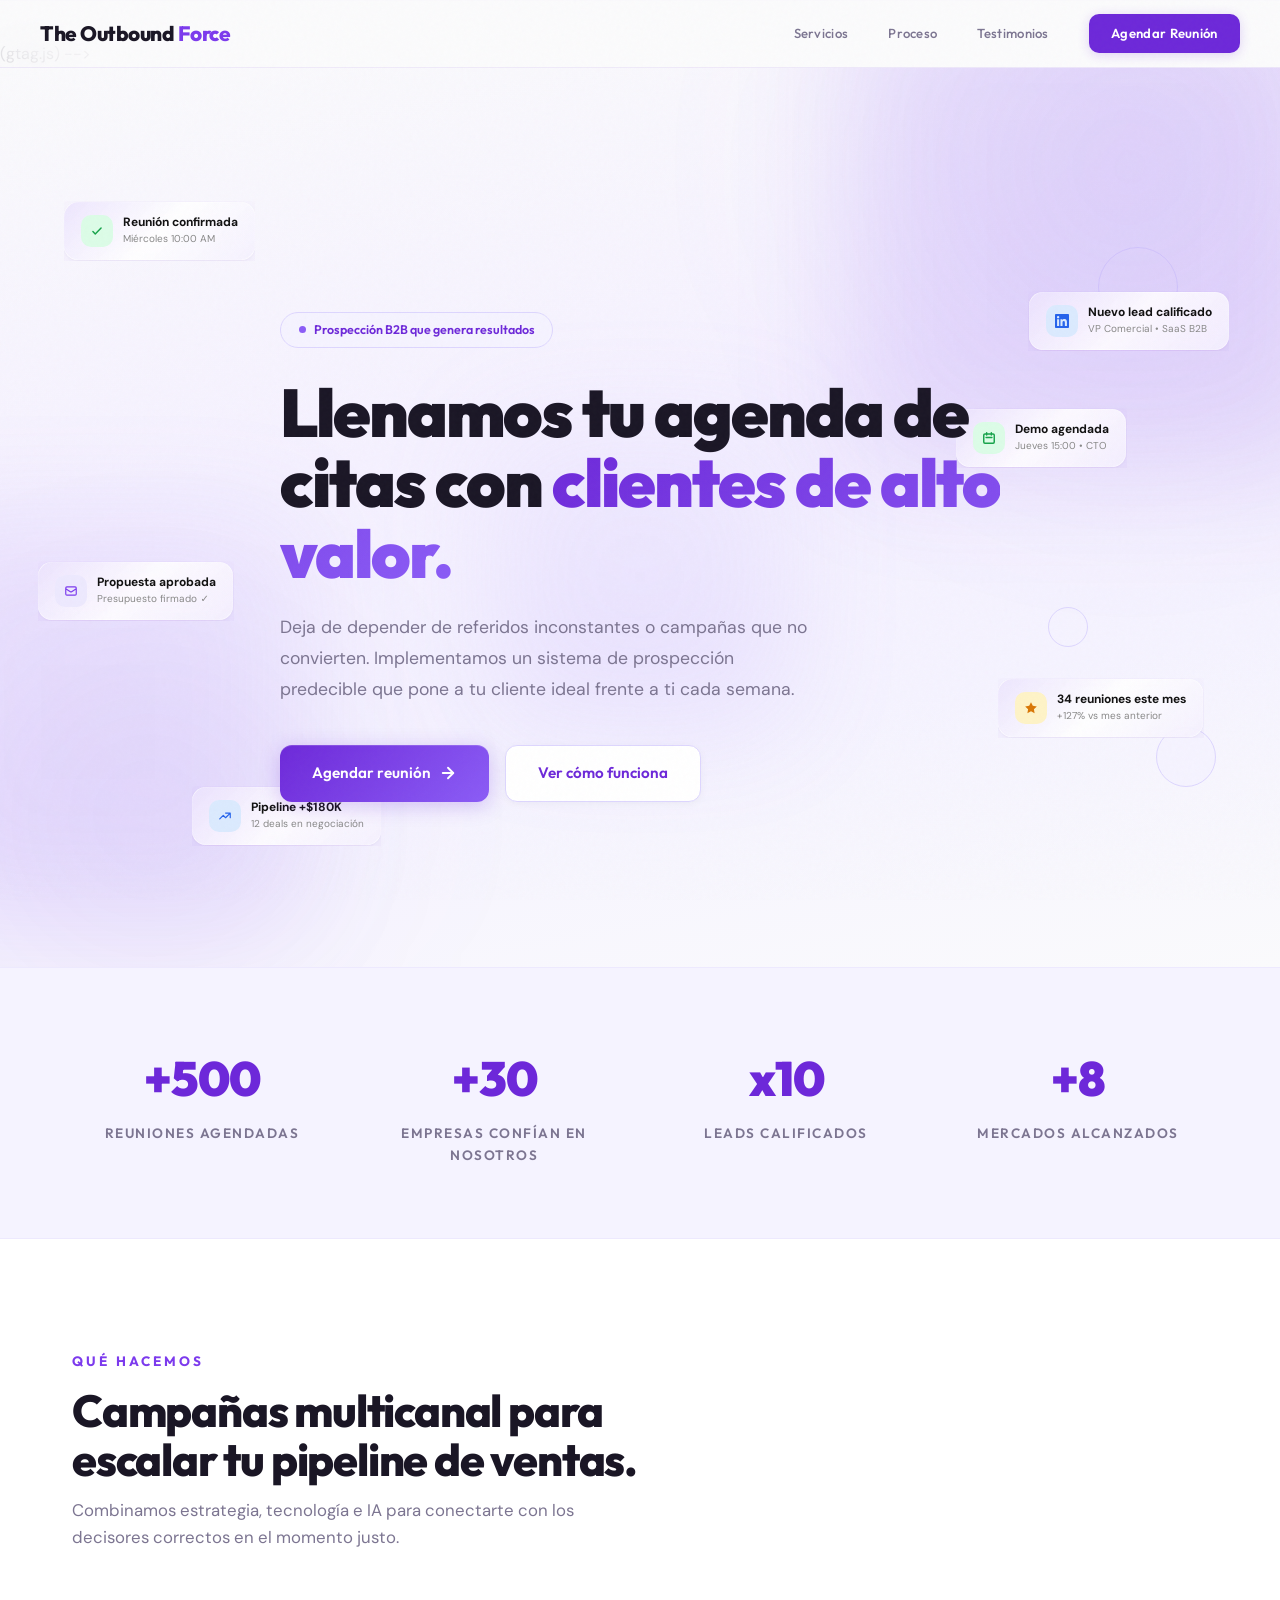
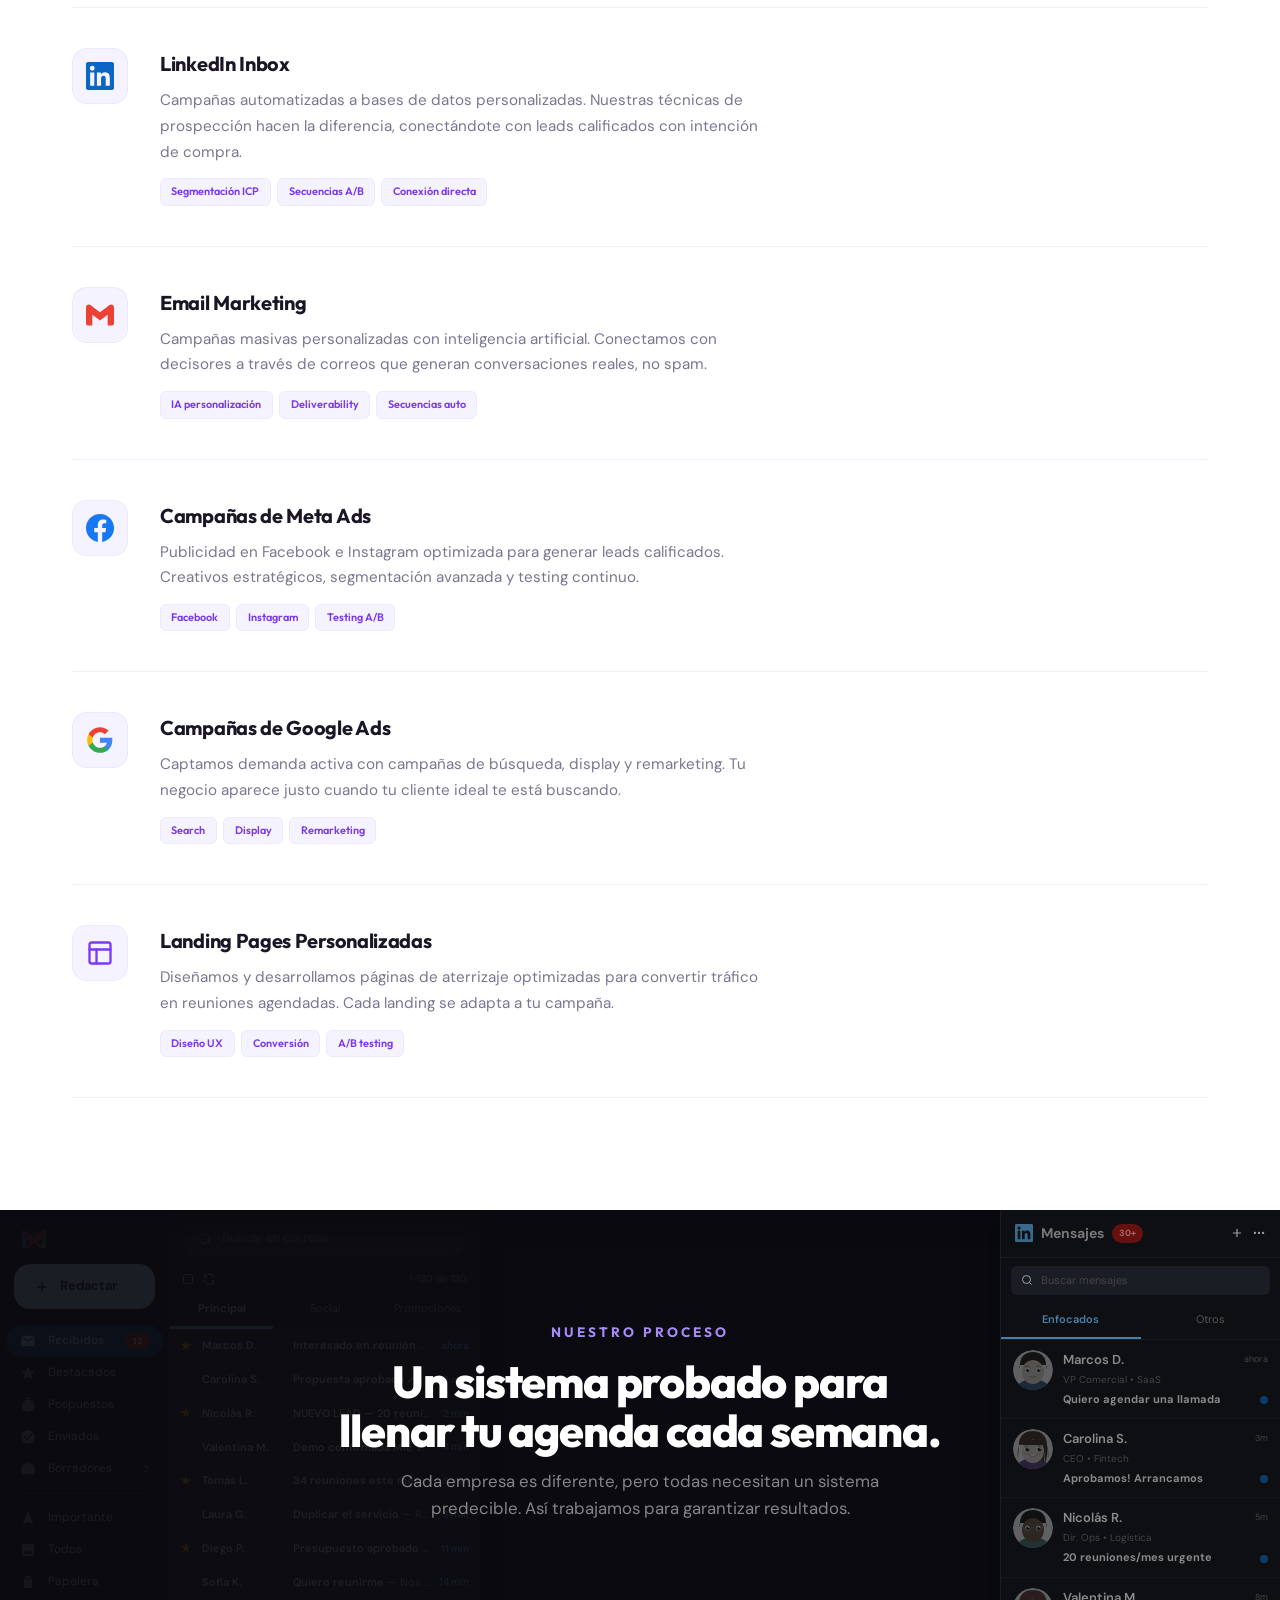
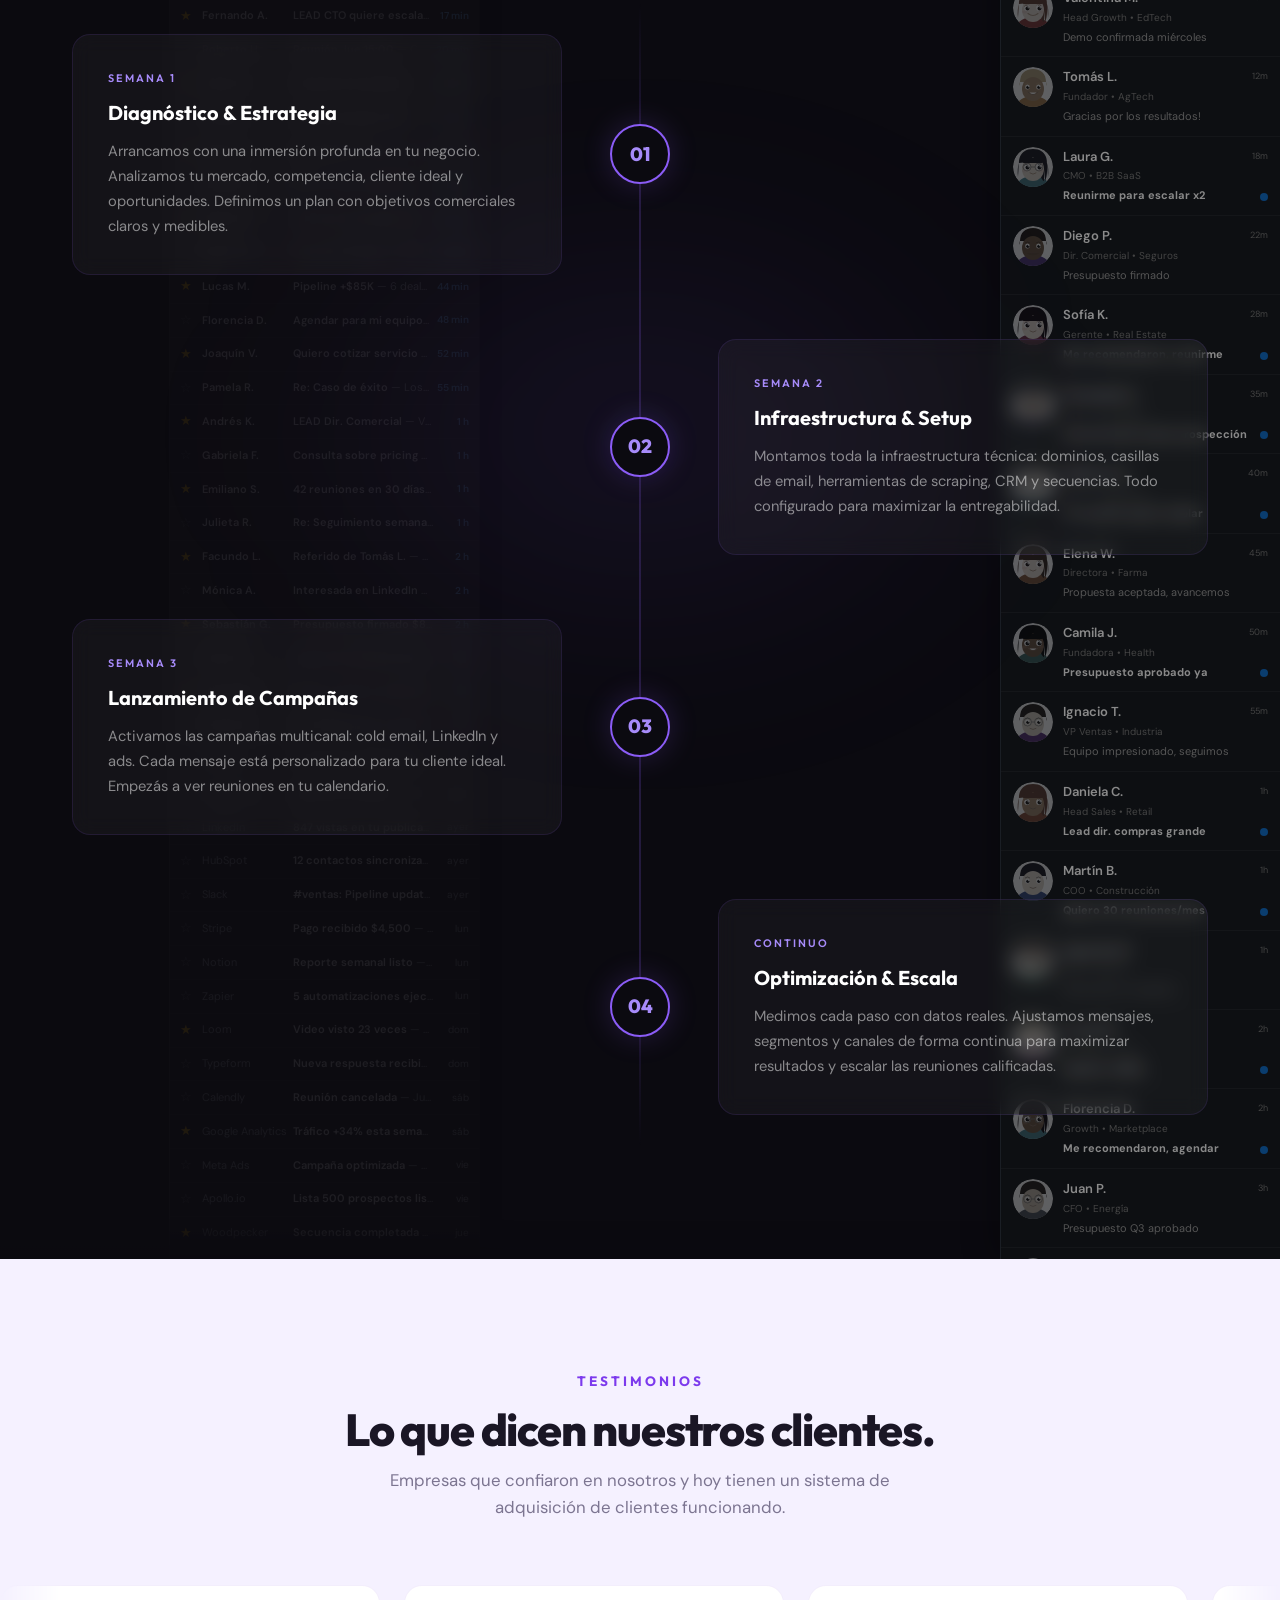
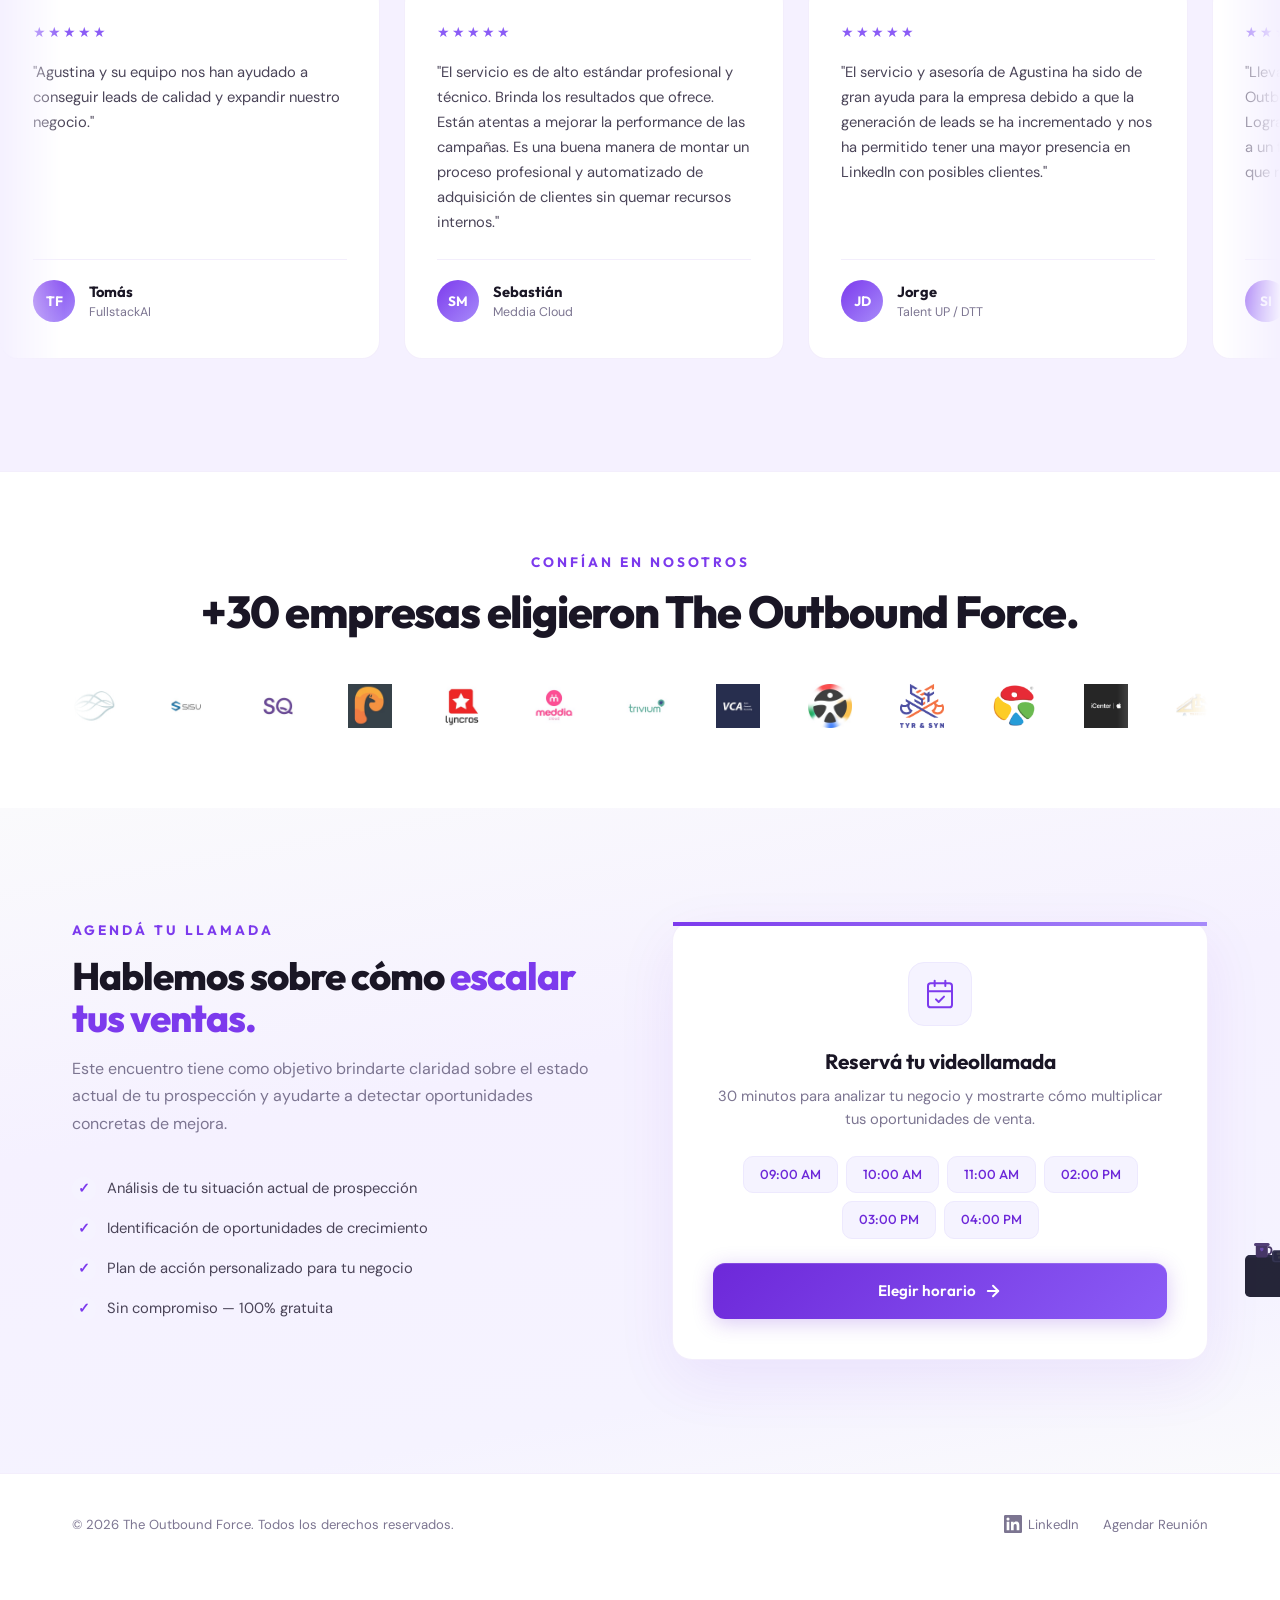
<file: index.html>
</div>
        </div>
      </div>
    <!-- MASCOT CAT (moved inside cal-visual) -->
    </section>
    <footer> (gtag.js) -->
    <script
      async
      src="https://www.googletagmanager.com/gtag/js?id=G-V0C9DB2TVB"
    ></script>
    <script>
      window.dataLayer = window.dataLayer || [];
      function gtag() {
        dataLayer.push(arguments);
      }
      gtag("js", new Date());
      gtag("config", "G-V0C9DB2TVB");
    </script>
    <meta charset="UTF-8" />
    <meta content="width=device-width,initial-scale=1" name="viewport" />
    <title>
      The Outbound Force — Prospección B2B que llena tu agenda de reuniones
    </title>
    <meta
      name="description"
      content="Implementamos un sistema de prospección B2B predecible para empresas. LinkedIn, Email Marketing, Meta Ads y Google Ads. +500 reuniones agendadas. Agendá tu llamada gratis."
    />
    <meta
      name="keywords"
      content="prospección B2B, generación de leads, agencia outbound, reuniones calificadas, cold email, LinkedIn outreach, Meta Ads, Google Ads, landing pages, Argentina, LATAM"
    />
    <meta name="robots" content="index, follow" />
    <link rel="canonical" href="https://theoutboundforce.com/" />
    <meta name="author" content="The Outbound Force" />
    <meta property="og:locale" content="es_AR" />
    <meta
      property="og:title"
      content="The Outbound Force — Prospección B2B que llena tu agenda de reuniones"
    />
    <meta
      property="og:description"
      content="Sistema de prospección predecible para empresas B2B. LinkedIn, Email, Meta Ads y Google Ads. +500 reuniones agendadas."
    />
    <meta property="og:url" content="https://theoutboundforce.com/" />
    <meta property="og:type" content="website" />
    <meta property="og:site_name" content="The Outbound Force" />
    <meta
      property="og:image"
      content="https://theoutboundforce.com/og-image.png"
    />
    <meta name="twitter:card" content="summary_large_image" />
    <meta
      name="twitter:title"
      content="The Outbound Force — Prospección B2B que llena tu agenda de reuniones"
    />
    <meta
      name="twitter:description"
      content="Sistema de prospección predecible para empresas B2B. LinkedIn, Email, Meta Ads y Google Ads. +500 reuniones agendadas."
    />
    <link href="https://fonts.googleapis.com" rel="preconnect" />
    <link
      href="https://fonts.googleapis.com/css2?family=Outfit:wght@300;400;500;600;700;800;900&family=DM+Sans:ital,wght@0,300;0,400;0,500;0,600;1,400&display=swap"
      rel="stylesheet"
    />
    <style>
      *,
      ::after,
      ::before {
        margin: 0;
        padding: 0;
        box-sizing: border-box;
      }
      :root {
        --bg: #fafafc;
        --bg-violet: #f5f1ff;
        --bg-violet2: #ede5ff;
        --bg-dark: #0b0a10;
        --card: #ffffff;
        --card-border: rgba(109, 40, 217, 0.08);
        --card-hover: rgba(109, 40, 217, 0.18);
        --v900: #3b0764;
        --v700: #6d28d9;
        --v600: #7c3aed;
        --v500: #8b5cf6;
        --v400: #a78bfa;
        --v300: #c4b5fd;
        --v200: #ddd6fe;
        --v100: #ede9fe;
        --v50: #f5f3ff;
        --text: #1a1625;
        --text2: #4a4458;
        --textm: #7c7591;
        --white: #fff;
        --font-d: "Outfit", sans-serif;
        --font-b: "DM Sans", sans-serif;
        --mw: 1200px;
        --ease: cubic-bezier(0.16, 1, 0.3, 1);
      }
      html {
        scroll-behavior: smooth;
      }
      body {
        font-family: var(--font-b);
        background: var(--bg);
        color: var(--text2);
        line-height: 1.6;
        overflow-x: hidden;
        -webkit-font-smoothing: antialiased;
      }
      body::before {
        content: "";
        position: fixed;
        inset: 0;
        background-image: url("data:image/svg+xml,%3Csvg viewBox='0 0 256 256' xmlns='http://www.w3.org/2000/svg'%3E%3Cfilter id='n'%3E%3CfeTurbulence type='fractalNoise' baseFrequency='0.9' numOctaves='4' stitchTiles='stitch'/%3E%3C/filter%3E%3Crect width='100%25' height='100%25' filter='url(%23n)' opacity='0.025'/%3E%3C/svg%3E");
        pointer-events: none;
        z-index: 9999;
      }
      .glow {
        position: absolute;
        border-radius: 50%;
        filter: blur(100px);
        pointer-events: none;
        z-index: 0;
      }
      section {
        position: relative;
      }
      .container {
        max-width: var(--mw);
        margin: 0 auto;
        padding: 0 2rem;
      }
      nav {
        position: fixed;
        top: 0;
        left: 0;
        right: 0;
        z-index: 1000;
        padding: 0.9rem 2rem;
        backdrop-filter: blur(24px);
        background: rgba(250, 250, 252, 0.8);
        border-bottom: 1px solid var(--card-border);
        transition: all 0.4s var(--ease);
      }
      nav.scrolled {
        background: rgba(250, 250, 252, 0.95);
        box-shadow: 0 4px 30px rgba(0, 0, 0, 0.06);
      }
      .nav-inner {
        max-width: var(--mw);
        margin: 0 auto;
        display: flex;
        align-items: center;
        justify-content: space-between;
      }
      .nav-logo {
        font-family: var(--font-d);
        font-weight: 800;
        font-size: 1.3rem;
        color: var(--text);
        text-decoration: none;
        letter-spacing: -0.5px;
      }
      .nav-logo span {
        color: var(--v600);
      }
      .nav-links {
        display: flex;
        gap: 2.5rem;
        align-items: center;
      }
      .nav-links a {
        font-family: var(--font-d);
        font-size: 0.82rem;
        font-weight: 500;
        color: var(--textm);
        text-decoration: none;
        letter-spacing: 0.3px;
        transition: color 0.3s;
      }
      .nav-links a:hover {
        color: var(--v700);
      }
      .nav-cta {
        background: var(--v700) !important;
        color: var(--white) !important;
        padding: 0.55rem 1.4rem !important;
        border-radius: 10px;
        font-weight: 600 !important;
        transition: all 0.3s var(--ease) !important;
        box-shadow: 0 2px 12px rgba(109, 40, 217, 0.2);
      }
      .nav-cta:hover {
        background: var(--v600) !important;
        box-shadow: 0 4px 20px rgba(109, 40, 217, 0.35);
        transform: translateY(-1px);
      }
      .menu-toggle {
        display: none;
        background: 0 0;
        border: none;
        cursor: pointer;
        flex-direction: column;
        gap: 5px;
      }
      .menu-toggle span {
        display: block;
        width: 22px;
        height: 2px;
        background: var(--text);
        transition: all 0.3s;
      }
      .hero {
        min-height: 100vh;
        display: flex;
        align-items: center;
        position: relative;
        overflow: hidden;
        padding-top: 5rem;
        background: linear-gradient(
          170deg,
          var(--bg) 0,
          var(--bg-violet) 40%,
          var(--v50) 70%,
          var(--bg) 100%
        );
      }
      .hero .g1 {
        width: 700px;
        height: 700px;
        background: radial-gradient(
          circle,
          rgba(139, 92, 246, 0.14),
          transparent 70%
        );
        top: -250px;
        right: -200px;
      }
      .hero .g2 {
        width: 500px;
        height: 500px;
        background: radial-gradient(
          circle,
          rgba(109, 40, 217, 0.1),
          transparent 70%
        );
        bottom: -100px;
        left: -100px;
      }
      .hero-content {
        position: relative;
        z-index: 2;
        max-width: 720px;
      }
      .hero-badge {
        display: inline-flex;
        align-items: center;
        gap: 0.5rem;
        padding: 0.45rem 1.1rem;
        border: 1px solid var(--v200);
        border-radius: 100px;
        font-family: var(--font-d);
        font-size: 0.78rem;
        font-weight: 600;
        color: var(--v700);
        background: var(--v50);
        animation: fadeUp 0.8s var(--ease) both;
        margin-bottom: 1.8rem;
      }
      .hero-badge::before {
        content: "";
        width: 7px;
        height: 7px;
        background: var(--v500);
        border-radius: 50%;
        animation: pulse 2s infinite;
      }
      @keyframes pulse {
        0%,
        100% {
          opacity: 1;
          transform: scale(1);
        }
        50% {
          opacity: 0.4;
          transform: scale(1.8);
        }
      }
      .hero h1 {
        font-family: var(--font-d);
        font-weight: 900;
        font-size: clamp(2.6rem, 5.5vw, 4.2rem);
        line-height: 1.05;
        color: var(--text);
        letter-spacing: -2px;
        margin-bottom: 1.5rem;
        animation: fadeUp 0.8s 0.1s var(--ease) both;
      }
      .hero h1 em {
        font-style: normal;
        background: linear-gradient(135deg, var(--v700), var(--v500));
        -webkit-background-clip: text;
        -webkit-text-fill-color: transparent;
        background-clip: text;
      }
      .hero p {
        font-size: 1.1rem;
        line-height: 1.75;
        color: var(--textm);
        max-width: 540px;
        margin-bottom: 2.5rem;
        animation: fadeUp 0.8s 0.2s var(--ease) both;
      }
      .hero-actions {
        display: flex;
        gap: 1rem;
        flex-wrap: wrap;
        animation: fadeUp 0.8s 0.3s var(--ease) both;
      }
      .btn {
        font-family: var(--font-d);
        font-weight: 600;
        font-size: 0.95rem;
        padding: 0.95rem 2rem;
        border-radius: 12px;
        border: none;
        cursor: pointer;
        text-decoration: none;
        display: inline-flex;
        align-items: center;
        gap: 0.5rem;
        transition: all 0.35s var(--ease);
      }
      .btn-primary {
        background: linear-gradient(135deg, var(--v700), var(--v500));
        color: var(--white);
        box-shadow:
          0 4px 20px rgba(109, 40, 217, 0.25),
          inset 0 1px 0 rgba(255, 255, 255, 0.15);
      }
      .btn-primary:hover {
        transform: translateY(-2px);
        box-shadow: 0 8px 35px rgba(109, 40, 217, 0.4);
      }
      .btn-ghost {
        background: var(--white);
        color: var(--v700);
        border: 1px solid var(--v200);
        box-shadow: 0 2px 8px rgba(0, 0, 0, 0.04);
      }
      .btn-ghost:hover {
        border-color: var(--v400);
        box-shadow: 0 4px 16px rgba(109, 40, 217, 0.1);
      }
      .float-el {
        position: absolute;
        border-radius: 50%;
        border: 1px solid var(--v200);
        animation: float 6s ease-in-out infinite;
        pointer-events: none;
        z-index: 0;
      }
      .fl1 {
        width: 80px;
        height: 80px;
        top: 20%;
        right: 8%;
      }
      .fl2 {
        width: 40px;
        height: 40px;
        top: 60%;
        right: 15%;
        animation-delay: 2s;
      }
      .fl3 {
        width: 60px;
        height: 60px;
        bottom: 20%;
        right: 5%;
        animation-delay: 4s;
        background: var(--v50);
      }
      @keyframes float {
        0%,
        100% {
          transform: translateY(0);
        }
        50% {
          transform: translateY(-12px);
        }
      }
      .stats-bar {
        padding: 4.5rem 0;
        background: var(--v50);
        border-top: 1px solid var(--v100);
        border-bottom: 1px solid var(--v100);
      }
      .stats-grid {
        display: grid;
        grid-template-columns: repeat(4, 1fr);
        gap: 2rem;
        text-align: center;
      }
      .stat-item h3 {
        font-family: var(--font-d);
        font-size: 3rem;
        font-weight: 900;
        color: var(--v700);
        letter-spacing: -1px;
        min-height: 3.6rem;
        display: flex;
        align-items: center;
        justify-content: center;
      }
      .stat-item p {
        font-size: 0.85rem;
        color: var(--textm);
        margin-top: 0.4rem;
        text-transform: uppercase;
        letter-spacing: 1.5px;
        font-family: var(--font-d);
        font-weight: 600;
      }
      .services {
        padding: 7rem 0;
        background: var(--white);
      }
      .section-label {
        font-family: var(--font-d);
        font-size: 0.85rem;
        font-weight: 700;
        text-transform: uppercase;
        letter-spacing: 3px;
        color: var(--v600);
        margin-bottom: 0.8rem;
      }
      .section-title {
        font-family: var(--font-d);
        font-weight: 800;
        font-size: clamp(2rem, 3.8vw, 2.8rem);
        color: var(--text);
        letter-spacing: -1.2px;
        line-height: 1.1;
        margin-bottom: 0.8rem;
      }
      .section-desc {
        color: var(--textm);
        max-width: 520px;
        font-size: 1.05rem;
        margin-bottom: 3.5rem;
      }
      .services-list {
        display: flex;
        flex-direction: column;
        gap: 0;
      }
      .service-row {
        display: grid;
        grid-template-columns: 56px 1fr;
        gap: 2rem;
        padding: 2.5rem 0;
        border-bottom: 1px solid var(--card-border);
        align-items: start;
        transition: all 0.4s var(--ease);
      }
      .service-row:first-child {
        border-top: 1px solid var(--card-border);
      }
      .service-row:hover {
        background: var(--v50);
        margin: 0 -2rem;
        padding-left: 2rem;
        padding-right: 2rem;
        border-radius: 16px;
      }
      .service-icon-wrap {
        width: 56px;
        height: 56px;
        background: var(--v50);
        border: 1px solid var(--v100);
        border-radius: 14px;
        display: flex;
        align-items: center;
        justify-content: center;
        transition: all 0.4s var(--ease);
        flex-shrink: 0;
      }
      .service-icon-wrap svg {
        width: 28px;
        height: 28px;
      }
      .service-row:hover .service-icon-wrap {
        background: var(--v100);
        border-color: var(--v200);
        transform: scale(1.06);
      }
      .service-body h3 {
        font-family: var(--font-d);
        font-weight: 700;
        font-size: 1.25rem;
        color: var(--text);
        margin-bottom: 0.5rem;
        letter-spacing: -0.3px;
      }
      .service-body p {
        font-size: 0.95rem;
        line-height: 1.7;
        color: var(--textm);
        max-width: 600px;
      }
      .service-tags {
        display: flex;
        gap: 0.4rem;
        margin-top: 0.8rem;
        flex-wrap: wrap;
      }
      .service-tag {
        padding: 0.25rem 0.65rem;
        background: var(--v50);
        border: 1px solid var(--v100);
        border-radius: 6px;
        font-family: var(--font-d);
        font-size: 0.68rem;
        font-weight: 600;
        color: var(--v600);
        transition: all 0.3s;
      }
      .service-row:hover .service-tag {
        background: var(--v100);
        border-color: var(--v200);
      }
      .process {
        padding: 7rem 0;
        position: relative;
        overflow: hidden;
        background: var(--bg-dark);
        color: var(--white);
      }
      .process .section-label {
        color: var(--v400);
      }
      .process .section-title {
        color: var(--white);
      }
      .process .section-desc {
        color: rgba(255, 255, 255, 0.5);
      }
      .process-header {
        text-align: center;
        margin-bottom: 5rem;
      }
      .process-header .section-desc {
        margin: 0.5rem auto 0;
      }
      .process .gp {
        width: 800px;
        height: 500px;
        background: radial-gradient(
          ellipse,
          rgba(139, 92, 246, 0.1),
          transparent 70%
        );
        top: 50%;
        left: 50%;
        transform: translate(-50%, -50%);
      }
      .process-timeline {
        position: relative;
        display: flex;
        flex-direction: column;
      }
      .process-timeline::before {
        content: "";
        position: absolute;
        left: 50%;
        top: 0;
        bottom: 0;
        width: 2px;
        background: linear-gradient(
          to bottom,
          transparent,
          var(--v500) 15%,
          var(--v500) 85%,
          transparent
        );
        opacity: 0.2;
        transform: translateX(-50%);
      }
      .process-step {
        display: grid;
        grid-template-columns: 1fr auto 1fr;
        align-items: center;
        gap: 3rem;
        padding: 2rem 0;
      }
      .process-step-content {
        padding: 2.2rem;
        background: rgba(255, 255, 255, 0.04);
        border: 1px solid rgba(139, 92, 246, 0.12);
        border-radius: 18px;
        transition: all 0.4s var(--ease);
        backdrop-filter: blur(10px);
      }
      .process-step-content:hover {
        border-color: rgba(139, 92, 246, 0.3);
        background: rgba(255, 255, 255, 0.07);
        transform: translateY(-3px);
      }
      .process-step:nth-child(odd) .process-step-content {
        grid-column: 1;
      }
      .process-step:nth-child(odd) .process-step-number {
        grid-column: 2;
      }
      .process-step:nth-child(odd) .process-step-spacer {
        grid-column: 3;
      }
      .process-step:nth-child(2n) .process-step-spacer {
        grid-column: 1;
      }
      .process-step:nth-child(2n) .process-step-number {
        grid-column: 2;
      }
      .process-step:nth-child(2n) .process-step-content {
        grid-column: 3;
      }
      .process-step-number {
        width: 60px;
        height: 60px;
        background: var(--bg-dark);
        border: 2px solid var(--v500);
        border-radius: 50%;
        display: flex;
        align-items: center;
        justify-content: center;
        font-family: var(--font-d);
        font-weight: 800;
        font-size: 1.2rem;
        color: var(--v400);
        box-shadow: 0 0 30px rgba(139, 92, 246, 0.2);
        position: relative;
        z-index: 2;
        transition: all 0.4s var(--ease);
      }
      .process-step:hover .process-step-number {
        box-shadow: 0 0 50px rgba(139, 92, 246, 0.4);
        transform: scale(1.1);
      }
      .process-step-tag {
        display: inline-block;
        font-family: var(--font-d);
        font-size: 0.68rem;
        font-weight: 600;
        text-transform: uppercase;
        letter-spacing: 2px;
        color: var(--v400);
        margin-bottom: 0.6rem;
      }
      .process-step-content h3 {
        font-family: var(--font-d);
        font-weight: 700;
        font-size: 1.25rem;
        color: var(--white);
        margin-bottom: 0.6rem;
      }
      .process-step-content p {
        font-size: 0.92rem;
        line-height: 1.7;
        color: rgba(255, 255, 255, 0.5);
      }
      .testimonials {
        padding: 7rem 0;
        background: var(--bg-violet);
        overflow: hidden;
      }
      .testimonials-header {
        text-align: center;
        margin-bottom: 4rem;
      }
      .testimonials-header .section-desc {
        margin: 0.5rem auto 0;
      }
      .t-wrapper {
        overflow: hidden;
        mask-image: linear-gradient(
          to right,
          transparent,
          black 5%,
          black 95%,
          transparent
        );
        -webkit-mask-image: linear-gradient(
          to right,
          transparent,
          black 5%,
          black 95%,
          transparent
        );
      }
      .t-track {
        display: flex;
        gap: 1.5rem;
        animation: slideT 38s linear infinite;
        width: max-content;
      }
      .t-track:hover {
        animation-play-state: paused;
      }
      @keyframes slideT {
        0% {
          transform: translateX(0);
        }
        100% {
          transform: translateX(-50%);
        }
      }
      .t-card {
        width: 380px;
        background: var(--white);
        border: 1px solid var(--card-border);
        border-radius: 18px;
        padding: 2.2rem 2rem;
        flex-shrink: 0;
        display: flex;
        flex-direction: column;
        transition: all 0.4s var(--ease);
      }
      .t-card:hover {
        border-color: var(--card-hover);
        transform: translateY(-4px);
        box-shadow: 0 16px 40px rgba(109, 40, 217, 0.08);
      }
      .t-stars {
        color: var(--v500);
        font-size: 0.9rem;
        margin-bottom: 1rem;
        letter-spacing: 2px;
      }
      .t-text {
        font-size: 0.92rem;
        line-height: 1.7;
        color: var(--text2);
        flex: 1;
        margin-bottom: 1.5rem;
      }
      .t-author {
        display: flex;
        align-items: center;
        gap: 0.9rem;
        padding-top: 1.2rem;
        border-top: 1px solid var(--card-border);
      }
      .t-avatar {
        width: 42px;
        height: 42px;
        border-radius: 50%;
        background: linear-gradient(135deg, var(--v600), var(--v400));
        display: flex;
        align-items: center;
        justify-content: center;
        font-family: var(--font-d);
        font-weight: 700;
        font-size: 0.85rem;
        color: var(--white);
      }
      .t-name {
        font-family: var(--font-d);
        font-weight: 700;
        font-size: 0.92rem;
        color: var(--text);
      }
      .t-role {
        font-size: 0.78rem;
        color: var(--textm);
      }
      .clients {
        padding: 5rem 0;
        background: var(--white);
        border-top: 1px solid var(--card-border);
      }
      .clients-header {
        text-align: center;
        margin-bottom: 3rem;
      }
      .c-marquee {
        overflow: hidden;
        mask-image: linear-gradient(
          to right,
          transparent,
          black 8%,
          black 92%,
          transparent
        );
        -webkit-mask-image: linear-gradient(
          to right,
          transparent,
          black 8%,
          black 92%,
          transparent
        );
      }
      .c-track {
        display: flex;
        gap: 3rem;
        animation: marquee 40s linear infinite;
        width: max-content;
      }
      .c-track:hover {
        animation-play-state: paused;
      }
      @keyframes marquee {
        0% {
          transform: translateX(0);
        }
        100% {
          transform: translateX(-50%);
        }
      }
      .c-logo {
        height: 44px;
        opacity: 0.85;
        transition: all 0.4s var(--ease);
        flex-shrink: 0;
      }
      .c-logo:hover {
        opacity: 1;
        transform: scale(1.1);
      }
      .calendar-section {
        position:relative;
        padding: 7rem 0;
        position: relative;
        overflow: hidden;
        background: linear-gradient(
          170deg,
          var(--bg) 0,
          var(--bg-violet) 40%,
          var(--v50) 80%,
          var(--bg) 100%
        );
      }
      .calendar-grid {
        position:relative;
        display: grid;
        grid-template-columns: 1fr 1fr;
        gap: 4rem;
        align-items: center;
      }
      .calendar-text h2 {
        font-family: var(--font-d);
        font-weight: 800;
        font-size: clamp(1.8rem, 3vw, 2.4rem);
        color: var(--text);
        letter-spacing: -1px;
        line-height: 1.1;
        margin-bottom: 1rem;
      }
      .calendar-text h2 em {
        font-style: normal;
        color: var(--v600);
      }
      .calendar-text > p {
        color: var(--textm);
        font-size: 1rem;
        margin-bottom: 2rem;
        line-height: 1.7;
      }
      .cal-list {
        list-style: none;
        margin-bottom: 2rem;
      }
      .cal-list li {
        padding: 0.5rem 0;
        color: var(--text2);
        font-size: 0.92rem;
        display: flex;
        align-items: center;
        gap: 0.7rem;
      }
      .cal-list li::before {
        content: "✓";
        color: var(--v600);
        font-weight: 700;
        font-size: 0.85rem;
        width: 24px;
        height: 24px;
        background: var(--v50);
        border-radius: 50%;
        display: flex;
        align-items: center;
        justify-content: center;
        flex-shrink: 0;
      }
      .cal-visual {
        position:relative;
        background: var(--white);
        border: 1px solid var(--card-border);
        border-radius: 20px;
        padding: 2.5rem;
        text-align: center;
        overflow: visible;
        box-shadow: 0 20px 60px rgba(109, 40, 217, 0.08);
      }
      .cal-visual::before {
        content: "";
        position: absolute;
        top: 0;
        left: 0;
        right: 0;
        height: 4px;
        background: linear-gradient(90deg, var(--v600), var(--v400));
      }
      .cal-icon {
        width: 64px;
        height: 64px;
        background: var(--v50);
        border: 1px solid var(--v100);
        border-radius: 16px;
        display: flex;
        align-items: center;
        justify-content: center;
        margin: 0 auto 1.2rem;
      }
      .cal-visual h3 {
        font-family: var(--font-d);
        font-weight: 700;
        font-size: 1.3rem;
        color: var(--text);
        margin-bottom: 0.4rem;
      }
      .cal-visual > p {
        color: var(--textm);
        font-size: 0.92rem;
        margin-bottom: 1.5rem;
      }
      .time-slots {
        display: flex;
        flex-wrap: wrap;
        gap: 0.5rem;
        justify-content: center;
        margin-bottom: 1.5rem;
      }
      .time-slot {
        padding: 0.45rem 1rem;
        background: var(--v50);
        border: 1px solid var(--v100);
        border-radius: 10px;
        font-family: var(--font-d);
        font-weight: 500;
        font-size: 0.82rem;
        color: var(--v700);
        transition: all 0.3s var(--ease);
        text-decoration: none;
        cursor: pointer;
      }
      .time-slot:hover {
        background: var(--v100);
        border-color: var(--v200);
        transform: scale(1.05);
      }
      .cal-visual .btn-primary {
        width: 100%;
        justify-content: center;
        padding: 1rem;
      }
      footer {
        padding: 2.5rem 0;
        border-top: 1px solid var(--card-border);
        background: var(--white);
      }
      .footer-inner {
        display: flex;
        justify-content: space-between;
        align-items: center;
      }
      .footer-copy {
        font-size: 0.82rem;
        color: var(--textm);
      }
      .footer-links {
        display: flex;
        gap: 1.5rem;
        align-items: center;
      }
      .footer-links a {
        color: var(--textm);
        text-decoration: none;
        font-size: 0.82rem;
        transition: color 0.3s;
        display: flex;
        align-items: center;
        gap: 0.4rem;
      }
      .footer-links a:hover {
        color: var(--v600);
      }
      .footer-links svg {
        width: 18px;
        height: 18px;
      }
      @keyframes fadeUp {
        from {
          opacity: 0;
          transform: translateY(30px);
        }
        to {
          opacity: 1;
          transform: translateY(0);
        }
      }
      .reveal {
        opacity: 0;
        transform: translateY(40px);
        transition: all 0.7s var(--ease);
      }
      .reveal.active {
        opacity: 1;
        transform: translateY(0);
      }
      .reveal-left {
        opacity: 0;
        transform: translateX(-50px);
        transition: all 0.7s var(--ease);
      }
      .reveal-left.active {
        opacity: 1;
        transform: translateX(0);
      }
      .reveal-right {
        opacity: 0;
        transform: translateX(50px);
        transition: all 0.7s var(--ease);
      }
      .reveal-right.active {
        opacity: 1;
        transform: translateX(0);
      }
      .reveal-scale {
        opacity: 0;
        transform: scale(0.92);
        transition: all 0.7s var(--ease);
      }
      .reveal-scale.active {
        opacity: 1;
        transform: scale(1);
      }
      .st1 {
        transition-delay: 0.05s;
      }
      .st2 {
        transition-delay: 0.1s;
      }
      .st3 {
        transition-delay: 0.15s;
      }
      .st4 {
        transition-delay: 0.2s;
      }
      .st5 {
        transition-delay: 0.25s;
      }
      @media (max-width: 1024px) {
        .stats-grid {
          grid-template-columns: repeat(2, 1fr);
          gap: 2.5rem;
        }
        .calendar-grid {
          grid-template-columns: 1fr;
          gap: 2rem;
        }
        .process-timeline::before {
          left: 30px;
        }
        .process-step {
          grid-template-columns: auto 1fr;
          gap: 1.5rem;
        }
        .process-step-spacer {
          display: none;
        }
        .process-step:nth-child(2n) .process-step-content,
        .process-step:nth-child(odd) .process-step-content {
          grid-column: 2;
        }
        .process-step:nth-child(2n) .process-step-number,
        .process-step:nth-child(odd) .process-step-number {
          grid-column: 1;
        }
        .process-step-number {
          width: 50px;
          height: 50px;
          font-size: 1rem;
        }
        .service-row {
          grid-template-columns: 56px 1fr;
          gap: 1.5rem;
        }
        .service-icon-wrap {
          width: 48px;
          height: 48px;
        }
        .service-icon-wrap svg {
          width: 24px;
          height: 24px;
        }
      }
      @media (max-width: 768px) {
        
        .nav-links {
          display: none;
        }
        .menu-toggle {
          display: flex;
        }
        .nav-links.open {
          display: flex;
          flex-direction: column;
          position: absolute;
          top: 100%;
          left: 0;
          right: 0;
          background: rgba(250, 250, 252, 0.97);
          backdrop-filter: blur(20px);
          padding: 1.5rem 2rem;
          gap: 1.2rem;
          border-bottom: 1px solid var(--card-border);
        }
        .hero {
          min-height: auto;
          padding: 7rem 0 4rem;
        }
        .hero h1 {
          font-size: 2.2rem;
          letter-spacing: -1px;
        }
        .stats-grid {
          grid-template-columns: repeat(2, 1fr);
          gap: 1.5rem;
        }
        .stat-item h3 {
          font-size: 2.2rem;
        }
        .t-card {
          width: 310px;
        }
        .footer-inner {
          flex-direction: column;
          gap: 1rem;
          text-align: center;
        }
        .float-el {
          display: none;
        }
        .process-step-content {
          padding: 1.5rem;
        }
        .service-row {
          grid-template-columns: 48px 1fr;
          gap: 0.8rem;
        }
        .service-icon-wrap {
          width: 42px;
          height: 42px;
        }
        .service-icon-wrap svg {
          width: 22px;
          height: 22px;
        }
        .service-row:hover {
          margin: 0 -1rem;
          padding-left: 1rem;
          padding-right: 1rem;
        }
      }

      /* ====================================================================
         PREMIUM ANIMATION SYSTEM — The Outbound Force
         Techniques: clip-path reveals, morphing blobs, glassmorphism,
         staggered cubic-bezier timing, scroll-driven CSS animations
      ==================================================================== */

      /* --- SHARED: Custom easing --- */
      :root {
        --ease-spring: cubic-bezier(0.34, 1.56, 0.64, 1);
        --ease-smooth: cubic-bezier(0.25, 0.46, 0.45, 0.94);
        --ease-dramatic: cubic-bezier(0.77, 0, 0.175, 1);
      }

      /* ==========================================================
         HERO ANIMATION: "The Pipeline" — Floating notification cards
         with morphing gradient blobs and pulse connection lines
      ========================================================== */

      /* Blob morphing */
      @keyframes blob-morph-1 {
        0%,100% { border-radius:42% 58% 70% 30% / 45% 45% 55% 55%; transform:translate(0,0) scale(1); }
        25% { border-radius:70% 30% 46% 54% / 30% 58% 42% 70%; transform:translate(20px,-30px) scale(1.05); }
        50% { border-radius:30% 70% 54% 46% / 55% 35% 65% 45%; transform:translate(-10px,20px) scale(0.95); }
        75% { border-radius:55% 45% 35% 65% / 70% 42% 58% 30%; transform:translate(15px,10px) scale(1.02); }
      }
      @keyframes blob-morph-2 {
        0%,100% { border-radius:58% 42% 45% 55% / 70% 30% 70% 30%; transform:translate(0,0) scale(1); }
        33% { border-radius:35% 65% 60% 40% / 42% 58% 42% 58%; transform:translate(-25px,15px) scale(1.08); }
        66% { border-radius:65% 35% 40% 60% / 58% 42% 58% 42%; transform:translate(20px,-20px) scale(0.96); }
      }

      /* Card entrance with clip-path */
      @keyframes card-reveal {
        0% { clip-path:inset(0 100% 0 0); opacity:0; transform:translateY(8px); }
        60% { clip-path:inset(0 0% 0 0); opacity:1; transform:translateY(0); }
        100% { clip-path:inset(0 0% 0 0); opacity:1; transform:translateY(0); }
      }

      /* Floating drift */
      @keyframes float-drift-1 { 0%,100%{transform:translate(0,0) rotate(0deg)} 50%{transform:translate(8px,-12px) rotate(1deg)} }
      @keyframes float-drift-2 { 0%,100%{transform:translate(0,0) rotate(0deg)} 50%{transform:translate(-10px,8px) rotate(-1.5deg)} }
      @keyframes float-drift-3 { 0%,100%{transform:translate(0,0)} 50%{transform:translate(12px,6px) rotate(0.8deg)} }

      /* Pulse lines */
      @keyframes pulse-flow {
        0% { opacity:0; width:0; }
        30% { opacity:0.4; }
        100% { opacity:0; width:120px; }
      }

      .pipe-wrap {
        position:absolute; inset:0; pointer-events:none; z-index:1; overflow:hidden;
      }

      /* Blobs */
      .pipe-blob {
        position:absolute; opacity:0.12; filter:blur(60px);
      }
      .pipe-blob-1 {
        width:500px; height:500px; background:linear-gradient(135deg,#8b5cf6,#6d28d9);
        top:-10%; right:-5%; animation:blob-morph-1 12s var(--ease-smooth) infinite;
      }
      .pipe-blob-2 {
        width:400px; height:400px; background:linear-gradient(225deg,#a78bfa,#7c3aed);
        bottom:5%; left:-8%; animation:blob-morph-2 15s var(--ease-smooth) infinite;
      }
      .pipe-blob-3 {
        width:300px; height:300px; background:linear-gradient(180deg,#c4b5fd,#8b5cf6);
        top:40%; left:50%; transform:translateX(-50%); animation:blob-morph-1 18s var(--ease-smooth) infinite reverse;
      }

      /* Notification cards */
      .pipe-card {
        position:absolute;
        display:flex; align-items:center; gap:10px;
        background:rgba(255,255,255,0.85); backdrop-filter:blur(16px) saturate(180%);
        -webkit-backdrop-filter:blur(16px) saturate(180%);
        border:1px solid rgba(255,255,255,0.5);
        border-radius:14px; padding:12px 16px;
        box-shadow:0 8px 32px rgba(109,40,217,0.08), 0 1px 3px rgba(0,0,0,0.04);
        font-family:'DM Sans',system-ui,sans-serif;
        animation:card-reveal 1.2s var(--ease-spring) both;
        white-space:nowrap;
      }
      .pipe-card::after {
        content:''; position:absolute; inset:-1px; border-radius:15px;
        background:linear-gradient(135deg,rgba(139,92,246,0.15),transparent,rgba(139,92,246,0.08));
        z-index:-1;
      }

      /* Card positions — scattered across hero */
      .pc-1 { top:15%; left:5%; animation-delay:0.3s; animation-duration:1s; }
      .pc-2 { top:25%; right:4%; animation-delay:0.8s; }
      .pc-3 { top:55%; left:3%; animation-delay:1.3s; }
      .pc-4 { top:68%; right:6%; animation-delay:1.8s; }
      .pc-5 { top:38%; right:12%; animation-delay:2.3s; }
      .pc-6 { top:80%; left:15%; animation-delay:2.8s; }

      /* Add floating after reveal */
      .pc-1 { animation:card-reveal 1s var(--ease-spring) both, float-drift-1 6s ease-in-out 1.3s infinite; }
      .pc-2 { animation:card-reveal 1.2s var(--ease-spring) 0.8s both, float-drift-2 7s ease-in-out 2s infinite; }
      .pc-3 { animation:card-reveal 1.2s var(--ease-spring) 1.3s both, float-drift-3 8s ease-in-out 2.5s infinite; }
      .pc-4 { animation:card-reveal 1.2s var(--ease-spring) 1.8s both, float-drift-1 7.5s ease-in-out 3s infinite; }
      .pc-5 { animation:card-reveal 1.2s var(--ease-spring) 2.3s both, float-drift-2 6.5s ease-in-out 3.5s infinite; }
      .pc-6 { animation:card-reveal 1.2s var(--ease-spring) 2.8s both, float-drift-3 9s ease-in-out 4s infinite; }

      /* Icons */
      .pc-icon {
        width:32px; height:32px; border-radius:10px; display:flex;
        align-items:center; justify-content:center; flex-shrink:0;
      }
      .pc-green { background:#dcfce7; color:#16a34a; }
      .pc-blue { background:#dbeafe; color:#2563eb; }
      .pc-violet { background:#ede9fe; color:#7c3aed; }
      .pc-amber { background:#fef3c7; color:#d97706; }
      .pc-body {}
      .pc-title { font-size:12px; font-weight:700; color:#111; line-height:1.3; }
      .pc-sub { font-size:10px; color:#888; margin-top:1px; }

      /* Pulse connection lines */
      .pipe-line {
        position:absolute; height:2px; border-radius:2px;
        background:linear-gradient(90deg,transparent,var(--v300),transparent);
        animation:pulse-flow 3s var(--ease-smooth) infinite;
      }
      .pipe-line-1 { top:32%; left:25%; animation-delay:0s; }
      .pipe-line-2 { top:55%; left:45%; animation-delay:1s; transform:rotate(-15deg); }
      .pipe-line-3 { top:72%; left:30%; animation-delay:2s; transform:rotate(10deg); }

      @media (max-width:768px) {
        .pc-1 { top:8%; left:2%; } .pc-2 { top:18%; right:2%; }
        .pc-3 { top:70%; left:2%; } .pc-4 { top:82%; right:2%; }
        .pc-5,.pc-6,.pipe-line { display:none; }
        .pipe-card { padding:8px 12px; border-radius:10px; }
        .pc-title { font-size:11px; } .pc-sub { font-size:9px; }
        .pc-icon { width:26px; height:26px; border-radius:8px; }
      }

      /* ==========================================================
         DUAL PANEL ANIMATION: Gmail (left) + LinkedIn (right)
         Both panels start at the same top position and span
         the full height of the section as background decoration.
         Material Design Dark Theme + LinkedIn Dark Mode colors.
      ========================================================== */

      /* --- Keyframes --- */
      @keyframes gx-reveal {
        0% { clip-path:inset(0 100% 0 0); opacity:0; max-height:0; }
        100% { clip-path:inset(0 0 0 0); opacity:1; max-height:40px; }
      }
      @keyframes lx-slide {
        0% { opacity:0; transform:translateX(16px); max-height:0; padding-top:0; padding-bottom:0; }
        100% { opacity:1; transform:translateX(0); max-height:70px; padding-top:10px; padding-bottom:10px; }
      }
      /* Gmail: smooth continuous scroll down then reset */
      @keyframes gp-auto-scroll {
        0% { transform:translateY(0); }
        90% { transform:translateY(-85%); }
        90.5% { opacity:0; }
        91% { transform:translateY(0); opacity:0; }
        92% { opacity:1; }
        100% { transform:translateY(0); }
      }
      @keyframes lp-auto-scroll {
        0%,18% { transform:translateY(0); }
        32%,78% { transform:translateY(-65%); }
        92%,100% { transform:translateY(0); }
      }
      /* Single refresh spin at start */
      @keyframes gp-refresh {
        0% { transform:rotate(0); }
        5% { transform:rotate(360deg); }
        100% { transform:rotate(360deg); }
      }
      @keyframes badge-pulse {
        0%,100% { transform:scale(1); }
        50% { transform:scale(1.15); }
      }

      /* --- Wrapper --- */
      .dual-wrap {
        position:absolute; inset:0; pointer-events:none; z-index:0;
        opacity:0.09; transition:opacity 0.6s cubic-bezier(0.25,0.46,0.45,0.94);
      }
      .dual-wrap:hover { opacity:0.55; pointer-events:auto; }
      .dual-wrap:hover .gp-scr,
      .dual-wrap:hover .lp-scr,
      .dual-wrap:hover .gx,
      .dual-wrap:hover .lx,
      .dual-wrap:hover .gp-spin { animation-play-state:paused !important; }

      .dual-fade-t,.dual-fade-b { position:absolute; left:0; right:0; z-index:4; pointer-events:none; }
      .dual-fade-t { top:0; height:40px; background:linear-gradient(to bottom,#0b0a10,transparent); }
      .dual-fade-b { bottom:0; height:40px; background:linear-gradient(to top,#0b0a10,transparent); }

      /* --- Layout: two columns, full height --- */
      .dual-panels { position:relative; height:100%; }

      /* Ensure section content stays above */
      .process > .container { position:relative; z-index:2; }
      .process > .glow { z-index:1; }

      /* ========== GMAIL PANEL ========== */
      .gp-panel {
        position:absolute; left:0; top:0; bottom:0; width:480px;
        display:flex; background:#121212;
        border-right:1px solid rgba(255,255,255,0.06);
        overflow:hidden; box-shadow:6px 0 30px rgba(0,0,0,0.3);
        font-family:'Google Sans','DM Sans',system-ui,sans-serif;
      }

      /* Gmail sidebar */
      .gp-side {
        width:170px; padding:8px 6px; border-right:1px solid #2d2d2d;
        display:flex; flex-direction:column; gap:0; background:#121212;
      }
      .gp-logo { padding:12px 16px 16px; }
      .gp-compose {
        display:flex; align-items:center; gap:10px; padding:12px 20px;
        background:#c2e7ff; color:#001d35; font-weight:600; font-size:13px;
        border-radius:16px; margin:0 8px 16px; cursor:pointer;
        box-shadow:0 1px 3px rgba(0,0,0,0.3);
        transition:box-shadow 0.2s;
      }
      .gp-compose:hover { box-shadow:0 4px 12px rgba(0,0,0,0.4); }
      .gp-item {
        display:flex; align-items:center; gap:12px; padding:5px 14px;
        border-radius:20px; font-size:12px; color:#c4c7c5; cursor:pointer;
        transition:background 0.15s; height:32px;
      }
      .gp-item:hover { background:#28292c; }
      .gp-item.active { background:#004a77; color:#c2e7ff; font-weight:600; }
      .gp-item svg { flex-shrink:0; opacity:0.7; }
      .gp-item.active svg { opacity:1; }
      .gp-badge {
        margin-left:auto; background:#c5221f; color:#fff; font-size:9px;
        font-weight:700; padding:1px 7px; border-radius:8px; font-style:normal;
        animation:badge-pulse 2.5s ease-in-out infinite;
      }
      .gp-sm { margin-left:auto; font-size:10px; color:#9aa0a6; font-style:normal; }
      .gp-hr { height:1px; background:#2d2d2d; margin:8px 14px; }

      /* Gmail main */
      .gp-main { flex:1; display:flex; flex-direction:column; min-width:0; background:#1e1e1e; }
      .gp-search {
        display:flex; align-items:center; gap:10px; margin:10px 12px;
        background:#2d2d2d; border-radius:24px; padding:8px 16px;
        font-size:13px; color:#9aa0a6;
      }
      .gp-toolbar {
        display:flex; align-items:center; gap:8px; padding:4px 12px;
        border-bottom:1px solid #2d2d2d;
      }
      .gp-spin { animation:gp-refresh 60s ease-in-out infinite; }
      .gp-pag { margin-left:auto; font-size:10px; color:#9aa0a6; }
      .gp-tabs { display:flex; border-bottom:1px solid #2d2d2d; }
      .gp-tab {
        flex:1; text-align:center; padding:8px 0; font-size:11px; color:#9aa0a6;
        border-bottom:3px solid transparent; cursor:pointer;
      }
      .gp-tab.on { color:#c2e7ff; border-bottom-color:#71b7fb; font-weight:600; }
      .gp-inbox { flex:1; overflow:hidden; min-height:0; }
      .gp-scr { animation:none; }

      /* Email rows */
      .gr2 {
        display:flex; align-items:center; gap:6px; padding:6px 10px;
        border-bottom:1px solid rgba(255,255,255,0.04); font-size:11px;
        white-space:nowrap; overflow:hidden; cursor:pointer;
        transition:background 0.12s; background:#1e1e1e;
      }
      .gr2:hover { background:#282828; }
      .gr2.un { background:#242424; }
      .gr2 i { font-style:normal; font-size:13px; color:#5f6368; flex-shrink:0; width:16px; }
      .gr2 i.st { color:#f4b400; }
      .gr2 .gf { min-width:85px; max-width:85px; font-size:11px; color:#9aa0a6; font-weight:400; overflow:hidden; text-overflow:ellipsis; flex-shrink:0; }
      .gr2.un .gf { color:#e3e3e3; font-weight:600; }
      .gr2 .gs2 { flex:1; min-width:0; overflow:hidden; text-overflow:ellipsis; color:#9aa0a6; font-size:11px; }
      .gr2.un .gs2 { color:#bdc1c6; }
      .gr2 .gs2 b { color:#e3e3e3; font-weight:600; }
      .gr2 em { font-style:normal; font-size:10px; color:#9aa0a6; flex-shrink:0; min-width:30px; text-align:right; }
      .gr2 em.hot { color:#71b7fb; font-weight:600; }

      /* Email reveal — first 20 appear one by one, rest appear in batches */
      /* Every email appears one by one, 0.25s apart */
      .gr2 { animation:gx-reveal 0.4s ease both; opacity:0; overflow:hidden; }
      .gx { animation:gx-reveal 0.5s cubic-bezier(.34,1.56,.64,1) both; }
      .g1{animation-delay:.8s}.g2{animation-delay:1.05s}.g3{animation-delay:1.3s}
      .g4{animation-delay:1.55s}.g5{animation-delay:1.8s}.g6{animation-delay:2.05s}
      .g7{animation-delay:2.3s}.g8{animation-delay:2.55s}.g9{animation-delay:2.8s}
      .gp-scr .gr2:nth-child(10){animation-delay:3.05s}
      .gp-scr .gr2:nth-child(11){animation-delay:3.30s}.gp-scr .gr2:nth-child(12){animation-delay:3.55s}.gp-scr .gr2:nth-child(13){animation-delay:3.80s}.gp-scr .gr2:nth-child(14){animation-delay:4.05s}.gp-scr .gr2:nth-child(15){animation-delay:4.30s}
      .gp-scr .gr2:nth-child(16){animation-delay:4.55s}.gp-scr .gr2:nth-child(17){animation-delay:4.80s}.gp-scr .gr2:nth-child(18){animation-delay:5.05s}.gp-scr .gr2:nth-child(19){animation-delay:5.30s}.gp-scr .gr2:nth-child(20){animation-delay:5.55s}
      .gp-scr .gr2:nth-child(21){animation-delay:5.80s}.gp-scr .gr2:nth-child(22){animation-delay:6.05s}.gp-scr .gr2:nth-child(23){animation-delay:6.30s}.gp-scr .gr2:nth-child(24){animation-delay:6.55s}.gp-scr .gr2:nth-child(25){animation-delay:6.80s}
      .gp-scr .gr2:nth-child(26){animation-delay:7.05s}.gp-scr .gr2:nth-child(27){animation-delay:7.30s}.gp-scr .gr2:nth-child(28){animation-delay:7.55s}.gp-scr .gr2:nth-child(29){animation-delay:7.80s}.gp-scr .gr2:nth-child(30){animation-delay:8.05s}
      .gp-scr .gr2:nth-child(31){animation-delay:8.30s}.gp-scr .gr2:nth-child(32){animation-delay:8.55s}.gp-scr .gr2:nth-child(33){animation-delay:8.80s}.gp-scr .gr2:nth-child(34){animation-delay:9.05s}.gp-scr .gr2:nth-child(35){animation-delay:9.30s}
      .gp-scr .gr2:nth-child(36){animation-delay:9.55s}.gp-scr .gr2:nth-child(37){animation-delay:9.80s}.gp-scr .gr2:nth-child(38){animation-delay:10.05s}.gp-scr .gr2:nth-child(39){animation-delay:10.30s}.gp-scr .gr2:nth-child(40){animation-delay:10.55s}
      .gp-scr .gr2:nth-child(41){animation-delay:10.80s}.gp-scr .gr2:nth-child(42){animation-delay:11.05s}.gp-scr .gr2:nth-child(43){animation-delay:11.30s}.gp-scr .gr2:nth-child(44){animation-delay:11.55s}.gp-scr .gr2:nth-child(45){animation-delay:11.80s}
      .gp-scr .gr2:nth-child(46){animation-delay:12.05s}.gp-scr .gr2:nth-child(47){animation-delay:12.30s}.gp-scr .gr2:nth-child(48){animation-delay:12.55s}.gp-scr .gr2:nth-child(49){animation-delay:12.80s}.gp-scr .gr2:nth-child(50){animation-delay:13.05s}
      .gp-scr .gr2:nth-child(51){animation-delay:13.30s}.gp-scr .gr2:nth-child(52){animation-delay:13.55s}.gp-scr .gr2:nth-child(53){animation-delay:13.80s}.gp-scr .gr2:nth-child(54){animation-delay:14.05s}.gp-scr .gr2:nth-child(55){animation-delay:14.30s}
      .gp-scr .gr2:nth-child(56){animation-delay:14.55s}.gp-scr .gr2:nth-child(57){animation-delay:14.80s}.gp-scr .gr2:nth-child(58){animation-delay:15.05s}.gp-scr .gr2:nth-child(59){animation-delay:15.30s}.gp-scr .gr2:nth-child(60){animation-delay:15.55s}
      .gp-scr .gr2:nth-child(61){animation-delay:15.80s}.gp-scr .gr2:nth-child(62){animation-delay:16.05s}.gp-scr .gr2:nth-child(63){animation-delay:16.30s}.gp-scr .gr2:nth-child(64){animation-delay:16.55s}.gp-scr .gr2:nth-child(65){animation-delay:16.80s}
      .gp-scr .gr2:nth-child(66){animation-delay:17.05s}.gp-scr .gr2:nth-child(67){animation-delay:17.30s}.gp-scr .gr2:nth-child(68){animation-delay:17.55s}.gp-scr .gr2:nth-child(69){animation-delay:17.80s}.gp-scr .gr2:nth-child(70){animation-delay:18.05s}
      .gp-scr .gr2:nth-child(71){animation-delay:18.30s}.gp-scr .gr2:nth-child(72){animation-delay:18.55s}.gp-scr .gr2:nth-child(73){animation-delay:18.80s}.gp-scr .gr2:nth-child(74){animation-delay:19.05s}.gp-scr .gr2:nth-child(75){animation-delay:19.30s}
      .gp-scr .gr2:nth-child(76){animation-delay:19.55s}.gp-scr .gr2:nth-child(77){animation-delay:19.80s}.gp-scr .gr2:nth-child(78){animation-delay:20.05s}.gp-scr .gr2:nth-child(79){animation-delay:20.30s}.gp-scr .gr2:nth-child(80){animation-delay:20.55s}
      .gp-scr .gr2:nth-child(81){animation-delay:20.80s}.gp-scr .gr2:nth-child(82){animation-delay:21.05s}.gp-scr .gr2:nth-child(83){animation-delay:21.30s}.gp-scr .gr2:nth-child(84){animation-delay:21.55s}.gp-scr .gr2:nth-child(85){animation-delay:21.80s}
      .gp-scr .gr2:nth-child(86){animation-delay:22.05s}.gp-scr .gr2:nth-child(87){animation-delay:22.30s}.gp-scr .gr2:nth-child(88){animation-delay:22.55s}.gp-scr .gr2:nth-child(89){animation-delay:22.80s}.gp-scr .gr2:nth-child(90){animation-delay:23.05s}
      .gp-scr .gr2:nth-child(91){animation-delay:23.30s}.gp-scr .gr2:nth-child(92){animation-delay:23.55s}.gp-scr .gr2:nth-child(93){animation-delay:23.80s}.gp-scr .gr2:nth-child(94){animation-delay:24.05s}.gp-scr .gr2:nth-child(95){animation-delay:24.30s}
      .gp-scr .gr2:nth-child(96){animation-delay:24.55s}.gp-scr .gr2:nth-child(97){animation-delay:24.80s}.gp-scr .gr2:nth-child(98){animation-delay:25.05s}.gp-scr .gr2:nth-child(99){animation-delay:25.30s}.gp-scr .gr2:nth-child(100){animation-delay:25.55s}
      .gp-scr .gr2:nth-child(101){animation-delay:25.80s}.gp-scr .gr2:nth-child(102){animation-delay:26.05s}.gp-scr .gr2:nth-child(103){animation-delay:26.30s}.gp-scr .gr2:nth-child(104){animation-delay:26.55s}.gp-scr .gr2:nth-child(105){animation-delay:26.80s}
      .gp-scr .gr2:nth-child(106){animation-delay:27.05s}.gp-scr .gr2:nth-child(107){animation-delay:27.30s}.gp-scr .gr2:nth-child(108){animation-delay:27.55s}.gp-scr .gr2:nth-child(109){animation-delay:27.80s}.gp-scr .gr2:nth-child(110){animation-delay:28.05s}
      .gp-scr .gr2:nth-child(111){animation-delay:28.30s}.gp-scr .gr2:nth-child(112){animation-delay:28.55s}.gp-scr .gr2:nth-child(113){animation-delay:28.80s}.gp-scr .gr2:nth-child(114){animation-delay:29.05s}.gp-scr .gr2:nth-child(115){animation-delay:29.30s}
      .gp-scr .gr2:nth-child(116){animation-delay:29.55s}.gp-scr .gr2:nth-child(117){animation-delay:29.80s}.gp-scr .gr2:nth-child(118){animation-delay:30.05s}.gp-scr .gr2:nth-child(119){animation-delay:30.30s}.gp-scr .gr2:nth-child(120){animation-delay:30.55s}
      .gp-scr .gr2:nth-child(121){animation-delay:30.80s}.gp-scr .gr2:nth-child(122){animation-delay:31.05s}.gp-scr .gr2:nth-child(123){animation-delay:31.30s}.gp-scr .gr2:nth-child(124){animation-delay:31.55s}.gp-scr .gr2:nth-child(125){animation-delay:31.80s}
      .gp-scr .gr2:nth-child(126){animation-delay:32.05s}.gp-scr .gr2:nth-child(127){animation-delay:32.30s}.gp-scr .gr2:nth-child(128){animation-delay:32.55s}.gp-scr .gr2:nth-child(129){animation-delay:32.80s}.gp-scr .gr2:nth-child(130){animation-delay:33.05s}
      .gp-scr .gr2:nth-child(131){animation-delay:33.30s}.gp-scr .gr2:nth-child(132){animation-delay:33.55s}.gp-scr .gr2:nth-child(133){animation-delay:33.80s}.gp-scr .gr2:nth-child(134){animation-delay:34.05s}.gp-scr .gr2:nth-child(135){animation-delay:34.30s}
      .gp-scr .gr2:nth-child(136){animation-delay:34.55s}.gp-scr .gr2:nth-child(137){animation-delay:34.80s}.gp-scr .gr2:nth-child(138){animation-delay:35.05s}.gp-scr .gr2:nth-child(139){animation-delay:35.30s}.gp-scr .gr2:nth-child(140){animation-delay:35.55s}
      .gp-scr .gr2:nth-child(141){animation-delay:35.80s}.gp-scr .gr2:nth-child(142){animation-delay:36.05s}.gp-scr .gr2:nth-child(143){animation-delay:36.30s}.gp-scr .gr2:nth-child(144){animation-delay:36.55s}.gp-scr .gr2:nth-child(145){animation-delay:36.80s}
      .gp-scr .gr2:nth-child(146){animation-delay:37.05s}.gp-scr .gr2:nth-child(147){animation-delay:37.30s}.gp-scr .gr2:nth-child(148){animation-delay:37.55s}.gp-scr .gr2:nth-child(149){animation-delay:37.80s}.gp-scr .gr2:nth-child(150){animation-delay:38.05s}
      .gp-scr .gr2:nth-child(151){animation-delay:38.30s}.gp-scr .gr2:nth-child(152){animation-delay:38.55s}.gp-scr .gr2:nth-child(153){animation-delay:38.80s}.gp-scr .gr2:nth-child(154){animation-delay:39.05s}.gp-scr .gr2:nth-child(155){animation-delay:39.30s}
      .gp-scr .gr2:nth-child(156){animation-delay:39.55s}.gp-scr .gr2:nth-child(157){animation-delay:39.80s}.gp-scr .gr2:nth-child(158){animation-delay:40.05s}.gp-scr .gr2:nth-child(159){animation-delay:40.30s}.gp-scr .gr2:nth-child(160){animation-delay:40.55s}
      .gp-scr .gr2:nth-child(161){animation-delay:40.80s}.gp-scr .gr2:nth-child(162){animation-delay:41.05s}.gp-scr .gr2:nth-child(163){animation-delay:41.30s}.gp-scr .gr2:nth-child(164){animation-delay:41.55s}.gp-scr .gr2:nth-child(165){animation-delay:41.80s}
      .gp-scr .gr2:nth-child(166){animation-delay:42.05s}.gp-scr .gr2:nth-child(167){animation-delay:42.30s}.gp-scr .gr2:nth-child(168){animation-delay:42.55s}.gp-scr .gr2:nth-child(169){animation-delay:42.80s}.gp-scr .gr2:nth-child(170){animation-delay:43.05s}
      .gp-scr .gr2:nth-child(171){animation-delay:43.30s}.gp-scr .gr2:nth-child(172){animation-delay:43.55s}.gp-scr .gr2:nth-child(173){animation-delay:43.80s}.gp-scr .gr2:nth-child(174){animation-delay:44.05s}.gp-scr .gr2:nth-child(175){animation-delay:44.30s}
      .gp-scr .gr2:nth-child(176){animation-delay:44.55s}.gp-scr .gr2:nth-child(177){animation-delay:44.80s}.gp-scr .gr2:nth-child(178){animation-delay:45.05s}.gp-scr .gr2:nth-child(179){animation-delay:45.30s}.gp-scr .gr2:nth-child(180){animation-delay:45.55s}
      .gp-scr .gr2:nth-child(181){animation-delay:45.80s}.gp-scr .gr2:nth-child(182){animation-delay:46.05s}.gp-scr .gr2:nth-child(183){animation-delay:46.30s}.gp-scr .gr2:nth-child(184){animation-delay:46.55s}.gp-scr .gr2:nth-child(185){animation-delay:46.80s}
      .gp-scr .gr2:nth-child(186){animation-delay:47.05s}.gp-scr .gr2:nth-child(187){animation-delay:47.30s}.gp-scr .gr2:nth-child(188){animation-delay:47.55s}.gp-scr .gr2:nth-child(189){animation-delay:47.80s}.gp-scr .gr2:nth-child(190){animation-delay:48.05s}
      .gp-scr .gr2:nth-child(191){animation-delay:48.30s}.gp-scr .gr2:nth-child(192){animation-delay:48.55s}.gp-scr .gr2:nth-child(193){animation-delay:48.80s}.gp-scr .gr2:nth-child(194){animation-delay:49.05s}.gp-scr .gr2:nth-child(195){animation-delay:49.30s}
      .gp-scr .gr2:nth-child(196){animation-delay:49.55s}.gp-scr .gr2:nth-child(197){animation-delay:49.80s}.gp-scr .gr2:nth-child(198){animation-delay:50.05s}.gp-scr .gr2:nth-child(199){animation-delay:50.30s}.gp-scr .gr2:nth-child(200){animation-delay:50.55s}
      .gp-scr .gr2:nth-child(201){animation-delay:50.80s}.gp-scr .gr2:nth-child(202){animation-delay:51.05s}.gp-scr .gr2:nth-child(203){animation-delay:51.30s}.gp-scr .gr2:nth-child(204){animation-delay:51.55s}.gp-scr .gr2:nth-child(205){animation-delay:51.80s}
      .gp-scr .gr2:nth-child(206){animation-delay:52.05s}.gp-scr .gr2:nth-child(207){animation-delay:52.30s}.gp-scr .gr2:nth-child(208){animation-delay:52.55s}.gp-scr .gr2:nth-child(209){animation-delay:52.80s}.gp-scr .gr2:nth-child(210){animation-delay:53.05s}
      .gp-scr .gr2:nth-child(211){animation-delay:53.30s}.gp-scr .gr2:nth-child(212){animation-delay:53.55s}.gp-scr .gr2:nth-child(213){animation-delay:53.80s}.gp-scr .gr2:nth-child(214){animation-delay:54.05s}.gp-scr .gr2:nth-child(215){animation-delay:54.30s}
      .gp-scr .gr2:nth-child(216){animation-delay:54.55s}.gp-scr .gr2:nth-child(217){animation-delay:54.80s}.gp-scr .gr2:nth-child(218){animation-delay:55.05s}.gp-scr .gr2:nth-child(219){animation-delay:55.30s}.gp-scr .gr2:nth-child(220){animation-delay:55.55s}
      .gp-scr .gr2:nth-child(221){animation-delay:55.80s}.gp-scr .gr2:nth-child(222){animation-delay:56.05s}.gp-scr .gr2:nth-child(223){animation-delay:56.30s}.gp-scr .gr2:nth-child(224){animation-delay:56.55s}.gp-scr .gr2:nth-child(225){animation-delay:56.80s}
      .gp-scr .gr2:nth-child(226){animation-delay:57.05s}.gp-scr .gr2:nth-child(227){animation-delay:57.30s}.gp-scr .gr2:nth-child(228){animation-delay:57.55s}.gp-scr .gr2:nth-child(229){animation-delay:57.80s}.gp-scr .gr2:nth-child(230){animation-delay:58.05s}

      /* ========== LINKEDIN PANEL ========== */
      .lp-panel {
        position:absolute; right:0; top:0; bottom:0; width:280px;
        display:flex; flex-direction:column;
        background:#0d0f12;
        border-left:1px solid #1a1e24;
        overflow:hidden; box-shadow:-6px 0 30px rgba(0,0,0,0.3);
        font-family:'DM Sans',system-ui,sans-serif;
        }
      .lp-head {
        display:flex; align-items:center; gap:8px; padding:12px 14px;
        border-bottom:1px solid #1a1e24; background:#0d0f12;
      }
      .lp-title { font-size:14px; font-weight:700; color:#777; }
      .lp-badge {
        background:#661010; color:#aa6666; font-size:9px; font-weight:700;
        padding:2px 7px; border-radius:10px; font-style:normal;
        animation:badge-pulse 2.5s ease-in-out infinite;
      }
      .lp-acts { margin-left:auto; display:flex; gap:8px; }
      .lp-search {
        display:flex; align-items:center; gap:8px; margin:8px 10px;
        background:#1a1e24; border-radius:6px; padding:6px 10px;
        font-size:11px; color:#444;
      }
      .lp-tabs { display:flex; border-bottom:1px solid #1a1e24; }
      .lp-tab {
        flex:1; text-align:center; padding:8px 0; font-size:11px; color:#555;
        border-bottom:2px solid transparent; cursor:pointer;
      }
      .lp-tab.on { color:#4a7fad; border-bottom-color:#4a7fad; font-weight:600; }
      .lp-list { flex:1; overflow:hidden; min-height:0; }
      .lp-scr { animation:none; }

      /* Conversation rows */
      .lc {
        display:flex; align-items:flex-start; gap:10px; padding:10px 12px;
        border-bottom:1px solid rgba(255,255,255,0.03); cursor:pointer;
        transition:background 0.12s; position:relative;
      }
      .lc:hover { background:rgba(255,255,255,0.06); }
      .la {
        width:40px; height:40px; border-radius:50%; display:flex; align-items:center;
        justify-content:center; color:#fff; font-size:12px; font-weight:700; flex-shrink:0;
      }
      .li2 { flex:1; min-width:0; display:flex; flex-direction:column; gap:1px; }
      .ln { font-size:13px; color:#8a8a8a; font-weight:600; }
      .lr { font-size:10px; color:#444; }
      .lm { font-size:11px; color:#555; white-space:nowrap; overflow:hidden; text-overflow:ellipsis; margin-top:2px; }
      .lm b { color:#888; }
      .lt { font-size:9px; color:#444; position:absolute; top:12px; right:12px; }
      .ld { width:8px; height:8px; border-radius:50%; background:#0a3d6e; position:absolute; bottom:14px; right:12px; }

      /* Staggered slide-in */
      .lx { opacity:1; }

      .la svg { width:100%; height:100%; border-radius:50%; display:block; }

      .lp-panel .la { opacity:0.5; }
      .lp-panel .la svg { filter:saturate(0.4) brightness(0.7); }

      /* ========== RESPONSIVE ========== */
      @media (max-width:1024px) { .gp-panel { width:360px; } .lp-panel { width:200px; }
        .gp-side { width:50px; }
        .gp-side span, .gp-badge, .gp-sm, .gp-logo, .gp-hr { display:none; }
        .gp-compose { padding:10px; justify-content:center; margin:0 4px 10px; }
        .gp-compose span { display:none; }
        .gp-item { justify-content:center; padding:6px; }
      }
      @media (max-width:768px) {
        .dual-panels { flex-direction:column; }
        .gp-side { display:none; }
        .gp-panel,.lp-panel { width:100% !important; flex:1; border-radius:0 !important; border:none !important; border-bottom:1px solid #2d2d2d !important; box-shadow:none !important; }
      }
      }
      @media (prefers-reduced-motion:reduce) {
        .gx,.lx,.gp-scr,.lp-scr,.gp-spin,.gp-badge,.lp-badge { animation:none !important; }
        .gx,.lx { opacity:1; clip-path:none; max-height:70px; }
      }

      /* --- REDUCED MOTION (combined) --- */
      @media (prefers-reduced-motion:reduce) {
        .pipe-blob,.pipe-card,.pipe-line { animation:none !important; }
        .pipe-card { opacity:1; clip-path:none; }
      }

      


      /* Ghibli-style SVG avatars */
      .dl-av-svg { width:32px; height:32px; border-radius:50%; flex-shrink:0; overflow:hidden; }

      /* ============ MASCOT CAT — Original ============ */
      .mascot-wrap { position:relative; cursor:pointer; -webkit-user-select:none; user-select:none; animation:m-float 5s ease-in-out infinite; }
      .mascot-toggle { display:none; }
      @keyframes m-float { 0%,100%{transform:translateY(0)} 50%{transform:translateY(-5px)} }
      .cat-body-main { animation:m-breathe 3.5s ease-in-out infinite; transform-origin:50% 100%; }
      @keyframes m-breathe { 0%,100%{transform:scaleY(1)} 50%{transform:scaleY(1.02)} }
      .cat-head-group { transition:transform .8s cubic-bezier(.34,1.56,.64,1); transform-origin:50% 90%; transform:rotate(12deg) translateY(6px) translateX(5px); }
      .eyes-closed { opacity:1; transition:opacity .4s ease .1s; }
      .eyes-open { opacity:0; transition:opacity .3s ease; }
      .zzz { transition:opacity .5s ease, transform .5s ease; }
      .z1 { animation:m-zzz 3s ease-in-out infinite; }
      .z2 { animation:m-zzz 3s ease-in-out .6s infinite; }
      .z3 { animation:m-zzz 3s ease-in-out 1.2s infinite; }
      @keyframes m-zzz { 0%,100%{opacity:.2;transform:translate(0,0) scale(1)} 50%{opacity:.7;transform:translate(4px,-8px) scale(1.1)} }
      .cat-tail { animation:m-tail-slow 5s ease-in-out infinite; transform-origin:15% 95%; }
      @keyframes m-tail-slow { 0%,100%{transform:rotate(0)} 50%{transform:rotate(6deg)} }
      .ear-right { animation:m-ear 7s ease-in-out infinite; transform-origin:50% 100%; }
      @keyframes m-ear { 0%,88%,100%{transform:rotate(0)} 90%{transform:rotate(-10deg)} 93%{transform:rotate(3deg)} 95%{transform:rotate(-5deg)} }
      .paw-left,.paw-right { transition:transform .6s cubic-bezier(.34,1.56,.64,1); }
      .monitor-light { opacity:.1; transition:opacity .5s ease; }
      .screen-content { opacity:.15; transition:opacity .5s ease; }
      .blush { opacity:0; transition:opacity .4s ease .2s; }
      .speech-bubble { opacity:0; transform:scale(.5); transition:all .5s cubic-bezier(.34,1.56,.64,1) .4s; transform-origin:0% 100%; }
      .steam { opacity:.15; animation:m-steam 3s ease-in-out infinite; }
      @keyframes m-steam { 0%,100%{opacity:.1;transform:translateY(0)} 50%{opacity:.25;transform:translateY(-3px)} }
      .eye-sparkle { opacity:0; transition:opacity .3s ease .3s; }
      .pupil-group { transition:transform .6s cubic-bezier(.34,1.56,.64,1) .2s; }
      .typing-paw { opacity:0; transition:opacity .3s ease .5s; }

      /* AWAKE */
      .mascot-wrap:hover .cat-head-group, .mascot-toggle:checked~svg .cat-head-group { transform:rotate(0) translateY(-4px) translateX(0); }
      .mascot-wrap:hover .eyes-closed, .mascot-toggle:checked~svg .eyes-closed { opacity:0; }
      .mascot-wrap:hover .eyes-open, .mascot-toggle:checked~svg .eyes-open { opacity:1; }
      .mascot-wrap:hover .zzz, .mascot-toggle:checked~svg .zzz { opacity:0!important; animation:none!important; transform:translate(15px,-20px) scale(.5)!important; }
      .mascot-wrap:hover .cat-tail, .mascot-toggle:checked~svg .cat-tail { animation:m-tail-fast .35s ease-in-out infinite; }
      @keyframes m-tail-fast { 0%,100%{transform:rotate(-10deg)} 50%{transform:rotate(10deg)} }
      .mascot-wrap:hover .cat-body-main, .mascot-toggle:checked~svg .cat-body-main { animation:none; transform:scaleY(1.03); }
      .mascot-wrap:hover .ear-right, .mascot-toggle:checked~svg .ear-right { animation:none; transform:rotate(-3deg); }
      .mascot-wrap:hover .paw-left, .mascot-toggle:checked~svg .paw-left { transform:translate(-3px,-2px) rotate(-5deg); }
      .mascot-wrap:hover .paw-right, .mascot-toggle:checked~svg .paw-right { transform:translate(3px,-2px) rotate(5deg); }
      .mascot-wrap:hover .monitor-light, .mascot-toggle:checked~svg .monitor-light { opacity:.4; }
      .mascot-wrap:hover .screen-content, .mascot-toggle:checked~svg .screen-content { opacity:.6; }
      .mascot-wrap:hover .blush, .mascot-toggle:checked~svg .blush { opacity:.5; }
      .mascot-wrap:hover .speech-bubble, .mascot-toggle:checked~svg .speech-bubble { opacity:1; transform:scale(1); }
      .mascot-wrap:hover .steam, .mascot-toggle:checked~svg .steam { opacity:.4; }
      .mascot-wrap:hover .eye-sparkle, .mascot-toggle:checked~svg .eye-sparkle { opacity:1; }
      .mascot-wrap:hover .pupil-group, .mascot-toggle:checked~svg .pupil-group { transform:translate(-1px,1px); }
      .mascot-wrap:hover .typing-paw, .mascot-toggle:checked~svg .typing-paw { opacity:1; animation:m-type .3s ease-in-out infinite alternate; }
      @keyframes m-type { 0%{transform:translateY(0)} 100%{transform:translateY(-1.5px)} }
      @media(prefers-reduced-motion:reduce){.mascot-wrap,.cat-body-main,.cat-tail,.ear-right,.z1,.z2,.z3,.steam,.typing-paw{animation:none!important}}

    </style>
    <script type="application/ld+json">
      {
        "@context": "https://schema.org",
        "@type": "ProfessionalService",
        "name": "The Outbound Force",
        "description": "Implementamos un sistema de prospección B2B predecible para empresas. LinkedIn, Email Marketing, Meta Ads y Google Ads. +500 reuniones agendadas. Agendá tu llamada gratis.",
        "url": "https://theoutboundforce.com",
        "areaServed": ["Argentina", "LATAM", "España", "USA"],
        "serviceType": [
          "Prospección B2B",
          "Generación de Leads",
          "Email Marketing",
          "LinkedIn Outreach",
          "Meta Ads",
          "Google Ads",
          "Landing Pages"
        ],
        "aggregateRating": {
          "@type": "AggregateRating",
          "ratingValue": "5",
          "reviewCount": "5"
        },
        "address": {
          "@type": "PostalAddress",
          "addressLocality": "Rosario",
          "addressRegion": "Santa Fe",
          "addressCountry": "Argentina"
        }
      }
    </script>
  </head>
  <body>
    <nav id="navbar">
      <div class="nav-inner">
        <a href="#" class="nav-logo">The Outbound <span>Force</span></a>
        <div class="nav-links" id="navLinks">
          <a href="#servicios">Servicios</a> <a href="#proceso">Proceso</a>
          <a href="#testimonios">Testimonios</a>
          <a
            href="https://calendar.app.google/Jxg7er6LkiL6tGEw6"
            onclick="
              gtag('event', 'agendar_reunion', {
                event_category: 'conversion',
                event_label: 'click_boton_agendar',
              })
            "
            class="nav-cta"
            rel="noopener"
            target="_blank"
            >Agendar Reunión</a
          >
        </div>
        <button aria-label="Menú" class="menu-toggle" id="menuToggle">
          <span></span><span></span><span></span>
        </button>
      </div>
    </nav>
    <section class="hero">
      <div class="glow g1"></div>
      <div class="glow g2"></div>
      <div class="float-el fl1"></div>
      <div class="float-el fl2"></div>
      <div class="float-el fl3"></div>

      <!-- PREMIUM HERO ANIMATION: THE PIPELINE -->
      <div class="pipe-wrap" aria-hidden="true">
        <!-- Living gradient blobs -->
        <div class="pipe-blob pipe-blob-1"></div>
        <div class="pipe-blob pipe-blob-2"></div>
        <div class="pipe-blob pipe-blob-3"></div>

        <!-- Notification cards floating -->
        <div class="pipe-card pc-1">
          <div class="pc-icon pc-green"><svg width="14" height="14" viewBox="0 0 24 24" fill="none" stroke="currentColor" stroke-width="2.5"><path stroke-linecap="round" stroke-linejoin="round" d="M5 13l4 4L19 7"/></svg></div>
          <div class="pc-body"><div class="pc-title">Reuni&oacute;n confirmada</div><div class="pc-sub">Mi&eacute;rcoles 10:00 AM</div></div>
        </div>
        <div class="pipe-card pc-2">
          <div class="pc-icon pc-blue"><svg width="14" height="14" viewBox="0 0 24 24" fill="currentColor"><path d="M20.447 20.452h-3.554v-5.569c0-1.328-.027-3.037-1.852-3.037-1.853 0-2.136 1.445-2.136 2.939v5.667H9.351V9h3.414v1.561h.046c.477-.9 1.637-1.85 3.37-1.85 3.601 0 4.267 2.37 4.267 5.455v6.286zM5.337 7.433a2.064 2.064 0 110-4.128 2.064 2.064 0 010 4.128zm1.782 13.019H3.555V9h3.564v11.452zM22.225 0H1.771C.792 0 0 .774 0 1.729v20.542C0 23.227.792 24 1.771 24h20.451C23.2 24 24 23.227 24 22.271V1.729C24 .774 23.2 0 22.222 0z"/></svg></div>
          <div class="pc-body"><div class="pc-title">Nuevo lead calificado</div><div class="pc-sub">VP Comercial &bull; SaaS B2B</div></div>
        </div>
        <div class="pipe-card pc-3">
          <div class="pc-icon pc-violet"><svg width="14" height="14" viewBox="0 0 24 24" fill="none" stroke="currentColor" stroke-width="2"><path stroke-linecap="round" stroke-linejoin="round" d="M3 8l7.89 5.26a2 2 0 002.22 0L21 8M5 19h14a2 2 0 002-2V7a2 2 0 00-2-2H5a2 2 0 00-2 2v10a2 2 0 002 2z"/></svg></div>
          <div class="pc-body"><div class="pc-title">Propuesta aprobada</div><div class="pc-sub">Presupuesto firmado &check;</div></div>
        </div>
        <div class="pipe-card pc-4">
          <div class="pc-icon pc-amber"><svg width="14" height="14" viewBox="0 0 24 24" fill="currentColor"><path d="M12 2l3.09 6.26L22 9.27l-5 4.87 1.18 6.88L12 17.77l-6.18 3.25L7 14.14 2 9.27l6.91-1.01L12 2z"/></svg></div>
          <div class="pc-body"><div class="pc-title">34 reuniones este mes</div><div class="pc-sub">+127% vs mes anterior</div></div>
        </div>
        <div class="pipe-card pc-5">
          <div class="pc-icon pc-green"><svg width="14" height="14" viewBox="0 0 24 24" fill="none" stroke="currentColor" stroke-width="2.5"><path stroke-linecap="round" stroke-linejoin="round" d="M8 7V3m8 4V3m-9 8h10M5 21h14a2 2 0 002-2V7a2 2 0 00-2-2H5a2 2 0 00-2 2v12a2 2 0 002 2z"/></svg></div>
          <div class="pc-body"><div class="pc-title">Demo agendada</div><div class="pc-sub">Jueves 15:00 &bull; CTO</div></div>
        </div>
        <div class="pipe-card pc-6">
          <div class="pc-icon pc-blue"><svg width="14" height="14" viewBox="0 0 24 24" fill="none" stroke="currentColor" stroke-width="2"><path stroke-linecap="round" stroke-linejoin="round" d="M13 7h8m0 0v8m0-8l-8 8-4-4-6 6"/></svg></div>
          <div class="pc-body"><div class="pc-title">Pipeline +$180K</div><div class="pc-sub">12 deals en negociaci&oacute;n</div></div>
        </div>

        <!-- Connecting pulse lines -->
        <div class="pipe-line pipe-line-1"></div>
        <div class="pipe-line pipe-line-2"></div>
        <div class="pipe-line pipe-line-3"></div>
      </div>
      <!-- END PREMIUM HERO ANIMATION -->

      <div class="container">
        <div class="hero-content">
          <div class="hero-badge">Prospección B2B que genera resultados</div>
          <h1>
            Llenamos tu agenda de citas con <em>clientes de alto valor.</em>
          </h1>
          <p>
            Deja de depender de referidos inconstantes o campañas que no
            convierten. Implementamos un sistema de prospección predecible que
            pone a tu cliente ideal frente a ti cada semana.
          </p>
          <div class="hero-actions">
            <a
              href="https://calendar.app.google/Jxg7er6LkiL6tGEw6"
              onclick="
                gtag('event', 'agendar_reunion', {
                  event_category: 'conversion',
                  event_label: 'click_boton_agendar',
                })
              "
              class="btn btn-primary"
              rel="noopener"
              target="_blank"
              >Agendar reunión
              <svg
                viewBox="0 0 24 24"
                fill="none"
                stroke="currentColor"
                stroke-linecap="round"
                stroke-linejoin="round"
                stroke-width="2.5"
                height="18"
                width="18"
              >
                <path d="M5 12h14" />
                <path d="m12 5 7 7-7 7" /></svg></a
            ><a href="#proceso" class="btn btn-ghost">Ver cómo funciona</a>
          </div>
        </div>
      </div>
    </section>
    <section class="stats-bar">
      <div class="container">
        <div class="stats-grid">
          <div class="reveal stat-item st1">
            <h3 class="slot-counter" data-prefix="+" data-target="500">+0</h3>
            <p>Reuniones agendadas</p>
          </div>
          <div class="reveal stat-item st2">
            <h3 class="slot-counter" data-prefix="+" data-target="30">+0</h3>
            <p>Empresas confían en nosotros</p>
          </div>
          <div class="reveal stat-item st3">
            <h3 class="slot-counter" data-prefix="x" data-target="10">x0</h3>
            <p>Leads calificados</p>
          </div>
          <div class="reveal stat-item st4">
            <h3 class="slot-counter" data-prefix="+" data-target="8">+0</h3>
            <p>Mercados alcanzados</p>
          </div>
        </div>
      </div>
    </section>
    <section class="services" id="servicios">
      <div class="container">
        <div class="reveal">
          <div class="section-label">Qué hacemos</div>
          <h2 class="section-title">
            Campañas multicanal para<br />escalar tu pipeline de ventas.
          </h2>
          <p class="section-desc">
            Combinamos estrategia, tecnología e IA para conectarte con los
            decisores correctos en el momento justo.
          </p>
        </div>
        <div class="services-list">
          <div class="reveal service-row st1">
            <div class="service-icon-wrap">
              <svg viewBox="0 0 24 24" fill="#0A66C2">
                <path
                  d="M20.447 20.452h-3.554v-5.569c0-1.328-.027-3.037-1.852-3.037-1.853 0-2.136 1.445-2.136 2.939v5.667H9.351V9h3.414v1.561h.046c.477-.9 1.637-1.85 3.37-1.85 3.601 0 4.267 2.37 4.267 5.455v6.286zM5.337 7.433a2.062 2.062 0 0 1-2.063-2.065 2.064 2.064 0 1 1 2.063 2.065zm1.782 13.019H3.555V9h3.564v11.452zM22.225 0H1.771C.792 0 0 .774 0 1.729v20.542C0 23.227.792 24 1.771 24h20.451C23.2 24 24 23.227 24 22.271V1.729C24 .774 23.2 0 22.222 0h.003z"
                />
              </svg>
            </div>
            <div class="service-body">
              <h3>LinkedIn Inbox</h3>
              <p>
                Campañas automatizadas a bases de datos personalizadas. Nuestras
                técnicas de prospección hacen la diferencia, conectándote con
                leads calificados con intención de compra.
              </p>
              <div class="service-tags">
                <span class="service-tag">Segmentación ICP</span
                ><span class="service-tag">Secuencias A/B</span
                ><span class="service-tag">Conexión directa</span>
              </div>
            </div>
          </div>
          <div class="reveal service-row st2">
            <div class="service-icon-wrap">
              <svg viewBox="0 0 24 24">
                <path
                  d="M24 5.457v13.909c0 .904-.732 1.636-1.636 1.636h-3.819V11.73L12 16.64l-6.545-4.91v9.273H1.636A1.636 1.636 0 0 1 0 19.366V5.457c0-2.023 2.309-3.178 3.927-1.964L5.455 4.64 12 9.548l6.545-4.91 1.528-1.145C21.69 2.28 24 3.434 24 5.457z"
                  fill="#EA4335"
                />
              </svg>
            </div>
            <div class="service-body">
              <h3>Email Marketing</h3>
              <p>
                Campañas masivas personalizadas con inteligencia artificial.
                Conectamos con decisores a través de correos que generan
                conversaciones reales, no spam.
              </p>
              <div class="service-tags">
                <span class="service-tag">IA personalización</span
                ><span class="service-tag">Deliverability</span
                ><span class="service-tag">Secuencias auto</span>
              </div>
            </div>
          </div>
          <div class="reveal service-row st3">
            <div class="service-icon-wrap">
              <svg viewBox="0 0 24 24" fill="#1877F2">
                <path
                  d="M24 12.073c0-6.627-5.373-12-12-12s-12 5.373-12 12c0 5.99 4.388 10.954 10.125 11.854v-8.385H7.078v-3.47h3.047V9.43c0-3.007 1.792-4.669 4.533-4.669 1.312 0 2.686.235 2.686.235v2.953H15.83c-1.491 0-1.956.925-1.956 1.874v2.25h3.328l-.532 3.47h-2.796v8.385C19.612 23.027 24 18.062 24 12.073z"
                />
              </svg>
            </div>
            <div class="service-body">
              <h3>Campañas de Meta Ads</h3>
              <p>
                Publicidad en Facebook e Instagram optimizada para generar leads
                calificados. Creativos estratégicos, segmentación avanzada y
                testing continuo.
              </p>
              <div class="service-tags">
                <span class="service-tag">Facebook</span
                ><span class="service-tag">Instagram</span
                ><span class="service-tag">Testing A/B</span>
              </div>
            </div>
          </div>
          <div class="reveal service-row st4">
            <div class="service-icon-wrap">
              <svg viewBox="0 0 24 24">
                <path
                  d="M22.56 12.25c0-.78-.07-1.53-.2-2.25H12v4.26h5.92a5.06 5.06 0 0 1-2.2 3.32v2.77h3.57c2.08-1.92 3.28-4.74 3.28-8.1z"
                  fill="#4285F4"
                />
                <path
                  d="M12 23c2.97 0 5.46-.98 7.28-2.66l-3.57-2.77c-.98.66-2.23 1.06-3.71 1.06-2.86 0-5.29-1.93-6.16-4.53H2.18v2.84C3.99 20.53 7.7 23 12 23z"
                  fill="#34A853"
                />
                <path
                  d="M5.84 14.09c-.22-.66-.35-1.36-.35-2.09s.13-1.43.35-2.09V7.07H2.18C1.43 8.55 1 10.22 1 12s.43 3.45 1.18 4.93l2.85-2.22.81-.62z"
                  fill="#FBBC05"
                />
                <path
                  d="M12 5.38c1.62 0 3.06.56 4.21 1.64l3.15-3.15C17.45 2.09 14.97 1 12 1 7.7 1 3.99 3.47 2.18 7.07l3.66 2.84c.87-2.6 3.3-4.53 6.16-4.53z"
                  fill="#EA4335"
                />
              </svg>
            </div>
            <div class="service-body">
              <h3>Campañas de Google Ads</h3>
              <p>
                Captamos demanda activa con campañas de búsqueda, display y
                remarketing. Tu negocio aparece justo cuando tu cliente ideal te
                está buscando.
              </p>
              <div class="service-tags">
                <span class="service-tag">Search</span
                ><span class="service-tag">Display</span
                ><span class="service-tag">Remarketing</span>
              </div>
            </div>
          </div>
          <div class="reveal service-row st5">
            <div class="service-icon-wrap">
              <svg
                viewBox="0 0 24 24"
                fill="none"
                stroke="#7C3AED"
                stroke-linecap="round"
                stroke-linejoin="round"
                stroke-width="2"
              >
                <rect height="18" rx="2" width="18" x="3" y="3" />
                <path d="M3 9h18" />
                <path d="M9 21V9" />
              </svg>
            </div>
            <div class="service-body">
              <h3>Landing Pages Personalizadas</h3>
              <p>
                Diseñamos y desarrollamos páginas de aterrizaje optimizadas para
                convertir tráfico en reuniones agendadas. Cada landing se adapta
                a tu campaña.
              </p>
              <div class="service-tags">
                <span class="service-tag">Diseño UX</span
                ><span class="service-tag">Conversión</span
                ><span class="service-tag">A/B testing</span>
              </div>
            </div>
          </div>
        </div>
      </div>
    </section>
    <section class="process" id="proceso">
      <div class="glow gp"></div>
      <!-- DUAL PANEL: GMAIL + LINKEDIN (full height, side by side) -->
      <div class="dual-wrap" aria-hidden="true">
        <div class="dual-fade-t"></div>
        <div class="dual-fade-b"></div>

        <div class="dual-panels">
          <!-- ========== GMAIL PANEL (LEFT) ========== -->
          <div class="gp-panel">
            <!-- Sidebar -->
            <div class="gp-side">
              <div class="gp-logo"><svg width="24" height="18" viewBox="0 0 24 18"><path d="M1.636 0C.733 0 0 .733 0 1.636V16.09c0 .904.733 1.637 1.636 1.637h2.455V8.727L8.182 12l-4.09 5.727h2.454L12 12l5.455 5.727h2.454L15.818 12l4.091-3.273V17.727h2.455c.903 0 1.636-.733 1.636-1.636V1.636C24 .733 23.267 0 22.364 0h-.737L12 7.364 2.373 0h-.737z" fill="#EA4335"/><path d="M0 1.636V16.09c0 .904.733 1.637 1.636 1.637h2.455V8.727l4.09 3.273" fill="#4285F4"/><path d="M24 1.636V16.09c0 .904-.733 1.637-1.636 1.637h-2.455V8.727l-4.09 3.273" fill="#34A853"/><path d="M4.09 17.727V8.727L12 14.727l7.91-6V17.727" fill="#C5221F" opacity="0"/><path d="M0 1.636L12 10.09 24 1.636C24 .733 23.267 0 22.364 0H1.636C.733 0 0 .733 0 1.636z" fill="#F5F5F5" opacity="0.15"/></svg></div>
              <div class="gp-compose"><svg width="16" height="16" viewBox="0 0 24 24" fill="none" stroke="currentColor" stroke-width="2"><path d="M12 5v14m-7-7h14"/></svg><span>Redactar</span></div>
              <div class="gp-item active"><svg width="16" height="16" viewBox="0 0 24 24" fill="currentColor"><path d="M20 4H4c-1.1 0-2 .9-2 2v12c0 1.1.9 2 2 2h16c1.1 0 2-.9 2-2V6c0-1.1-.9-2-2-2zm0 4l-8 5-8-5V6l8 5 8-5v2z"/></svg><span>Recibidos</span><b class="gp-badge">12</b></div>
              <div class="gp-item"><svg width="16" height="16" viewBox="0 0 24 24" fill="currentColor"><path d="M12 2l3.09 6.26L22 9.27l-5 4.87 1.18 6.88L12 17.77l-6.18 3.25L7 14.14 2 9.27l6.91-1.01L12 2z"/></svg><span>Destacados</span></div>
              <div class="gp-item"><svg width="16" height="16" viewBox="0 0 24 24" fill="currentColor"><path d="M15 1H9v2h6V1zm-4 13h2V8h-2v6zm8.03-6.61l1.42-1.42c-.43-.51-.9-.99-1.41-1.41l-1.42 1.42A8.96 8.96 0 0012 4c-4.97 0-9 4.03-9 9s4.03 9 9 9 9-4.03 9-9c0-2.12-.74-4.07-1.97-5.61z"/></svg><span>Pospuestos</span></div>
              <div class="gp-item"><svg width="16" height="16" viewBox="0 0 24 24" fill="currentColor"><path d="M12 2C6.48 2 2 6.48 2 12s4.48 10 10 10 10-4.48 10-10S17.52 2 12 2zm-2 15l-5-5 1.41-1.41L10 14.17l7.59-7.59L19 8l-9 9z"/></svg><span>Enviados</span></div>
              <div class="gp-item"><svg width="16" height="16" viewBox="0 0 24 24" fill="currentColor"><path d="M21.99 8c0-.72-.37-1.35-.94-1.7L12 1 2.95 6.3C2.38 6.65 2 7.28 2 8v10c0 1.1.9 2 2 2h16c1.1 0 2-.9 2-2l-.01-10z"/></svg><span>Borradores</span><small class="gp-sm">3</small></div>
              <div class="gp-hr"></div>
              <div class="gp-item"><svg width="16" height="16" viewBox="0 0 24 24" fill="currentColor"><path d="M12 2L4.5 20.29l.71.71L12 18l6.79 3 .71-.71z"/></svg><span>Importante</span></div>
              <div class="gp-item"><svg width="16" height="16" viewBox="0 0 24 24" fill="currentColor"><path d="M21 19V5c0-1.1-.9-2-2-2H5c-1.1 0-2 .9-2 2v14c0 1.1.9 2 2 2h14c1.1 0 2-.9 2-2zM8.5 13.5l2.5 3.01L14.5 12l4.5 6H5l3.5-4.5z"/></svg><span>Todos</span></div>
              <div class="gp-item"><svg width="16" height="16" viewBox="0 0 24 24" fill="currentColor"><path d="M6 19c0 1.1.9 2 2 2h8c1.1 0 2-.9 2-2V7H6v12zM19 4h-3.5l-1-1h-5l-1 1H5v2h14V4z"/></svg><span>Papelera</span></div>
            </div>
            <!-- Main -->
            <div class="gp-main">
              <div class="gp-search"><svg width="14" height="14" viewBox="0 0 24 24" fill="none" stroke="#9aa0a6" stroke-width="2"><circle cx="11" cy="11" r="8"/><path d="m21 21-4.35-4.35"/></svg><span>Buscar en correos</span></div>
              <div class="gp-toolbar"><svg width="12" height="12" viewBox="0 0 24 24" fill="none" stroke="#9aa0a6" stroke-width="2"><rect x="3" y="3" width="18" height="18" rx="2"/></svg><svg class="gp-spin" width="14" height="14" viewBox="0 0 24 24" fill="none" stroke="#9aa0a6" stroke-width="2"><path stroke-linecap="round" stroke-linejoin="round" d="M4 4v5h5M20 20v-5h-5"/><path stroke-linecap="round" d="M20.49 9A9 9 0 0 0 5.64 5.64L4 9m16 6l-1.64 3.36A9 9 0 0 1 3.51 15"/></svg><span class="gp-pag">1-130 de 130</span></div>
              <div class="gp-tabs"><span class="gp-tab on">Principal</span><span class="gp-tab">Social</span><span class="gp-tab">Promociones</span></div>
              <div class="gp-inbox"><div class="gp-scr">
                <div class="gr2 un gx g1"><i class="st">&#9733;</i><b class="gf">Marcos D.</b><span class="gs2"><b>Interesado en reuni&oacute;n</b> &mdash; Vi su propuesta de prospecci&oacute;n y quiero agendar una llamada...</span><em class="hot">ahora</em></div>
                <div class="gr2 un gx g2"><i>&#9734;</i><b class="gf">Carolina S.</b><span class="gs2"><b>Propuesta aprobada &check;</b> &mdash; Firmamos el acuerdo, arrancamos lunes sin falta...</span><em class="hot">1 min</em></div>
                <div class="gr2 un gx g3"><i class="st">&#9733;</i><b class="gf">Nicol&aacute;s R.</b><span class="gs2"><b>NUEVO LEAD &mdash; 20 reuniones/mes</b> &mdash; Necesitamos escalar la prospecci&oacute;n urgente para Q2...</span><em class="hot">2 min</em></div>
                <div class="gr2 un gx g4"><i>&#9734;</i><b class="gf">Valentina M.</b><span class="gs2"><b>Demo confirmada Mi&eacute; 10:00</b> &mdash; Prepar&eacute; brief con objetivos y m&eacute;tricas clave...</span><em class="hot">4 min</em></div>
                <div class="gr2 un gx g5"><i class="st">&#9733;</i><b class="gf">Tom&aacute;s L.</b><span class="gs2"><b>34 reuniones este mes &#128293;</b> &mdash; Superaron todas las expectativas, queremos duplicar...</span><em class="hot">6 min</em></div>
                <div class="gr2 un gx g6"><i>&#9734;</i><b class="gf">Laura G.</b><span class="gs2"><b>Duplicar el servicio</b> &mdash; Resultados Q1 excepcionales, necesitamos m&aacute;s capacidad...</span><em class="hot">8 min</em></div>
                <div class="gr2 un gx g7"><i class="st">&#9733;</i><b class="gf">Diego P.</b><span class="gs2"><b>Presupuesto aprobado &check;</b> &mdash; Adjunto acuerdo firmado para campa&ntilde;a integral...</span><em class="hot">11 min</em></div>
                <div class="gr2 un gx g8"><i>&#9734;</i><b class="gf">Sof&iacute;a K.</b><span class="gs2"><b>Quiero reunirme</b> &mdash; Nos recomendaron y queremos empezar cuanto antes...</span><em class="hot">14 min</em></div>
                <div class="gr2 un gx g9"><i class="st">&#9733;</i><b class="gf">Fernando A.</b><span class="gs2"><b>LEAD CTO quiere escalar</b> &mdash; Vi caso de estudio y me parece ideal para nosotros...</span><em class="hot">17 min</em></div>
                <div class="gr2 un gx"><i>&#9734;</i><b class="gf">Roberto H.</b><span class="gs2"><b>Reuni&oacute;n Jue 15:00</b> &mdash; Confirmado con todo el equipo directivo presente...</span><em class="hot">20 min</em></div>
                <div class="gr2 un gx"><i class="st">&#9733;</i><b class="gf">Elena W.</b><span class="gs2"><b>Propuesta aceptada</b> &mdash; Avancemos con plan integral Q2, todo aprobado...</span><em class="hot">23 min</em></div>
                <div class="gr2 un gx"><i>&#9734;</i><b class="gf">Camila J.</b><span class="gs2"><b>Escalar prospecci&oacute;n</b> &mdash; Tenemos presupuesto listo, arranquemos esta semana...</span><em class="hot">26 min</em></div>
                <div class="gr2 un gx"><i class="st">&#9733;</i><b class="gf">Ignacio T.</b><span class="gs2"><b>Re: Kickoff exitoso</b> &mdash; El equipo qued&oacute; impresionado con los primeros resultados...</span><em class="hot">30 min</em></div>
                <div class="gr2 un gx"><i>&#9734;</i><b class="gf">Daniela C.</b><span class="gs2"><b>Nuevo lead calificado</b> &mdash; Directora de Compras de empresa log&iacute;stica grande...</span><em class="hot">33 min</em></div>
                <div class="gr2 un gx"><i class="st">&#9733;</i><b class="gf">Mart&iacute;n B.</b><span class="gs2"><b>Contrato renovado &#127881;</b> &mdash; 12 meses m&aacute;s, ampliamos a 3 canales de prospecci&oacute;n...</span><em class="hot">36 min</em></div>
                <div class="gr2 un gx"><i>&#9734;</i><b class="gf">Agustina P.</b><span class="gs2"><b>Servicio integral</b> &mdash; Somos fintech en expansi&oacute;n, necesitamos pipeline...</span><em class="hot">40 min</em></div>
                <div class="gr2 un gx"><i class="st">&#9733;</i><b class="gf">Lucas M.</b><span class="gs2"><b>Pipeline +$85K</b> &mdash; 6 deals nuevos entraron esta semana al funnel...</span><em class="hot">44 min</em></div>
                <div class="gr2 un gx"><i>&#9734;</i><b class="gf">Florencia D.</b><span class="gs2"><b>Agendar para mi equipo</b> &mdash; 4 vendedores necesitan sistema de prospecci&oacute;n...</span><em class="hot">48 min</em></div>
                <div class="gr2 un gx"><i class="st">&#9733;</i><b class="gf">Joaqu&iacute;n V.</b><span class="gs2"><b>Quiero cotizar servicio</b> &mdash; Empresa de software con 200 empleados buscando leads...</span><em class="hot">52 min</em></div>
                <div class="gr2 un gx"><i>&#9734;</i><b class="gf">Pamela R.</b><span class="gs2"><b>Re: Caso de &eacute;xito</b> &mdash; Los n&uacute;meros que compartieron son impresionantes...</span><em class="hot">55 min</em></div>
                <div class="gr2 un gx"><i class="st">&#9733;</i><b class="gf">Andr&eacute;s K.</b><span class="gs2"><b>LEAD Dir. Comercial</b> &mdash; Vi el webinar y quiero implementar el sistema...</span><em class="hot">1 h</em></div>
                <div class="gr2 un gx"><i>&#9734;</i><b class="gf">Gabriela F.</b><span class="gs2"><b>Consulta sobre pricing</b> &mdash; Somos empresa mediana, 50 empleados, sector salud...</span><em class="hot">1 h</em></div>
                <div class="gr2 un gx"><i class="st">&#9733;</i><b class="gf">Emiliano S.</b><span class="gs2"><b>42 reuniones en 30 d&iacute;as</b> &mdash; No puedo creer los resultados del primer mes...</span><em class="hot">1 h</em></div>
                <div class="gr2 un gx"><i>&#9734;</i><b class="gf">Julieta R.</b><span class="gs2"><b>Re: Seguimiento semanal</b> &mdash; Todo marcha perfecto, el CRM se llena solo...</span><em class="hot">1 h</em></div>
                <div class="gr2 un gx"><i class="st">&#9733;</i><b class="gf">Facundo L.</b><span class="gs2"><b>Referido de Tom&aacute;s L.</b> &mdash; Me pas&oacute; su contacto, quiero el mismo servicio...</span><em class="hot">2 h</em></div>
                <div class="gr2 un gx"><i>&#9734;</i><b class="gf">M&oacute;nica A.</b><span class="gs2"><b>Interesada en LinkedIn Outreach</b> &mdash; Necesitamos conectar con CTOs de empresas tech...</span><em class="hot">2 h</em></div>
                <div class="gr2 un gx"><i class="st">&#9733;</i><b class="gf">Sebasti&aacute;n G.</b><span class="gs2"><b>Presupuesto firmado $8K/mes</b> &mdash; Adjunto contrato escaneado, comenzar inmediato...</span><em class="hot">2 h</em></div>
                <div class="gr2 un gx"><i>&#9734;</i><b class="gf">Rocio M.</b><span class="gs2"><b>Agendar llamada esta semana</b> &mdash; Disponible martes o jueves por la ma&ntilde;ana...</span><em class="hot">3 h</em></div>
                <div class="gr2 un gx"><i class="st">&#9733;</i><b class="gf">Santiago N.</b><span class="gs2"><b>LEAD VP Sales multinacional</b> &mdash; Empresa con 2000 empleados busca partner prospecci&oacute;n...</span><em class="hot">3 h</em></div>
                <div class="gr2 un gx"><i>&#9734;</i><b class="gf">Andrea B.</b><span class="gs2"><b>Re: Onboarding completado</b> &mdash; Equipo capacitado, secuencias activas, todo listo...</span><em class="hot">3 h</em></div>
                <div class="gr2 rd"><i>&#9734;</i><b class="gf">Calendly</b><span class="gs2"><b>3 reuniones agendadas ma&ntilde;ana</b> &mdash; Recordatorio autom&aacute;tico de tu agenda del martes...</span><em>ayer</em></div>
                <div class="gr2 rd"><i>&#9734;</i><b class="gf">Google Ads</b><span class="gs2"><b>Resumen semanal</b> &mdash; 23 conversiones, CPA $12.40, ROAS 4.2x, presupuesto...</span><em>ayer</em></div>
                <div class="gr2 rd"><i>&#9734;</i><b class="gf">LinkedIn</b><span class="gs2"><b>847 vistas en tu publicaci&oacute;n</b> &mdash; Post sobre prospecci&oacute;n B2B gener&oacute; 34 comentarios...</span><em>ayer</em></div>
                <div class="gr2 rd"><i>&#9734;</i><b class="gf">HubSpot</b><span class="gs2"><b>12 contactos sincronizados</b> &mdash; CRM actualizado con nuevos leads de campa&ntilde;a email...</span><em>ayer</em></div>
                <div class="gr2 rd"><i>&#9734;</i><b class="gf">Slack</b><span class="gs2"><b>#ventas: Pipeline update</b> &mdash; 8 deals en negociaci&oacute;n, 3 por cerrar esta semana...</span><em>ayer</em></div>
                <div class="gr2 rd"><i>&#9734;</i><b class="gf">Stripe</b><span class="gs2"><b>Pago recibido $4,500</b> &mdash; Factura #1247 cobrada exitosamente, saldo actualizado...</span><em>lun</em></div>
                <div class="gr2 rd"><i>&#9734;</i><b class="gf">Notion</b><span class="gs2"><b>Reporte semanal listo</b> &mdash; M&eacute;tricas de prospecci&oacute;n actualizadas en dashboard...</span><em>lun</em></div>
                <div class="gr2 rd"><i>&#9734;</i><b class="gf">Zapier</b><span class="gs2"><b>5 automatizaciones ejecutadas</b> &mdash; Leads importados al CRM sin intervenci&oacute;n manual...</span><em>lun</em></div>
                <div class="gr2 rd"><i class="st">&#9733;</i><b class="gf">Loom</b><span class="gs2"><b>Video visto 23 veces</b> &mdash; El video de propuesta que enviaste a leads fue visto...</span><em>dom</em></div>
                <div class="gr2 rd"><i>&#9734;</i><b class="gf">Typeform</b><span class="gs2"><b>Nueva respuesta recibida</b> &mdash; Formulario de calificaci&oacute;n completado por prospecto...</span><em>dom</em></div>
                <div class="gr2 rd"><i>&#9734;</i><b class="gf">Calendly</b><span class="gs2"><b>Reuni&oacute;n cancelada</b> &mdash; Juan P. cancel&oacute; la reuni&oacute;n del viernes, reagendar...</span><em>s&aacute;b</em></div>
                <div class="gr2 rd"><i class="st">&#9733;</i><b class="gf">Google Analytics</b><span class="gs2"><b>Tr&aacute;fico +34% esta semana</b> &mdash; Landing de prospecci&oacute;n B2B con 1,240 visitas &uacute;nicas...</span><em>s&aacute;b</em></div>
                <div class="gr2 rd"><i>&#9734;</i><b class="gf">Meta Ads</b><span class="gs2"><b>Campa&ntilde;a optimizada</b> &mdash; Algoritmo encontr&oacute; nueva audiencia con CPA $9.80...</span><em>vie</em></div>
                <div class="gr2 rd"><i>&#9734;</i><b class="gf">Apollo.io</b><span class="gs2"><b>Lista 500 prospectos lista</b> &mdash; Segmentaci&oacute;n por industria, cargo y tama&ntilde;o empresa...</span><em>vie</em></div>
                <div class="gr2 rd"><i class="st">&#9733;</i><b class="gf">Woodpecker</b><span class="gs2"><b>Secuencia completada</b> &mdash; Campa&ntilde;a Q2 Expansion termin&oacute; con 42% apertura...</span><em>jue</em></div>
                <div class="gr2 rd"><i>&#9734;</i><b class="gf">Intercom</b><span class="gs2"><b>Chat: nuevo mensaje</b> &mdash; Visitante pregunt&oacute; por planes enterprise de prospecci&oacute;n...</span><em>jue</em></div>
                <div class="gr2 rd"><i>&#9734;</i><b class="gf">Figma</b><span class="gs2"><b>Comentario en landing</b> &mdash; Mover CTA m&aacute;s arriba en la versi&oacute;n 3.2 del dise&ntilde;o...</span><em>mi&eacute;</em></div>
                <div class="gr2 rd"><i>&#9734;</i><b class="gf">Mixpanel</b><span class="gs2"><b>Evento: 15 signups</b> &mdash; Nuevos registros en la p&aacute;gina de demo esta semana...</span><em>mi&eacute;</em></div>
                <div class="gr2 rd"><i>&#9734;</i><b class="gf">Ahrefs</b><span class="gs2"><b>Nuevo backlink detectado</b> &mdash; Blog de marketing cit&oacute; tu art&iacute;culo sobre cold email...</span><em>mar</em></div>
                <div class="gr2 rd"><i>&#9734;</i><b class="gf">Asana</b><span class="gs2"><b>Tarea completada</b> &mdash; Revisi&oacute;n de copy para secuencia de email Q2 lista...</span><em>mar</em></div>
                <div class="gr2 rd"><i>&#9734;</i><b class="gf">Gmail</b><span class="gs2"><b>Resumen de seguridad</b> &mdash; Actividad reciente en tu cuenta, todo normal...</span><em>mar</em></div>
                <div class="gr2 rd"><i class="st">&#9733;</i><b class="gf">Hotjar</b><span class="gs2"><b>Grabaci&oacute;n destacada</b> &mdash; Visitante pas&oacute; 4:32 min en p&aacute;gina de servicios...</span><em>lun</em></div>
                <div class="gr2 rd"><i>&#9734;</i><b class="gf">Mailchimp</b><span class="gs2"><b>Newsletter enviada</b> &mdash; Tasa de apertura 38.5%, 12 clicks en CTA principal...</span><em>lun</em></div>
                <div class="gr2 rd"><i>&#9734;</i><b class="gf">Trello</b><span class="gs2"><b>Board actualizado</b> &mdash; 3 cards movidas a Done en proyecto Q2 Outreach...</span><em>dom</em></div>
                <div class="gr2 rd"><i>&#9734;</i><b class="gf">Canva</b><span class="gs2"><b>Dise&ntilde;o compartido</b> &mdash; Nuevo template para LinkedIn carrusel listo...</span><em>dom</em></div>
                <div class="gr2 rd"><i>&#9734;</i><b class="gf">Miro</b><span class="gs2"><b>Tablero actualizado</b> &mdash; Mapa de buyer journey completado por el equipo...</span><em>s&aacute;b</em></div>
                <div class="gr2 rd"><i>&#9734;</i><b class="gf">DocuSign</b><span class="gs2"><b>Documento firmado</b> &mdash; Contrato de servicio firmado por cliente nuevo...</span><em>s&aacute;b</em></div>
                <div class="gr2 rd"><i>&#9734;</i><b class="gf">Zoom</b><span class="gs2"><b>Grabaci&oacute;n disponible</b> &mdash; Reuni&oacute;n de onboarding con cliente grabada, 45 min...</span><em>vie</em></div>
                <div class="gr2 rd"><i>&#9734;</i><b class="gf">ChatGPT</b><span class="gs2"><b>Conversaci&oacute;n guardada</b> &mdash; Borrador de secuencia de email generado con IA...</span><em>vie</em></div>
                <div class="gr2 rd"><i>&#9734;</i><b class="gf">Spotify</b><span class="gs2"><b>Tu playlist de trabajo</b> &mdash; Discover Weekly actualizada con 30 canciones nuevas...</span><em>jue</em></div>
                <div class="gr2 un"><i class="st">&#9733;</i><b class="gf">Maximiliano T.</b><span class="gs2"><b>LEAD &mdash; 50 reuniones/mes</b> &mdash; Empresa multinacional busca partner de prospecci&oacute;n...</span><em class="hot">ahora</em></div>
                <div class="gr2 un"><i>&#9734;</i><b class="gf">Micaela V.</b><span class="gs2"><b>Re: Onboarding listo</b> &mdash; Todo configurado, secuencias activas desde hoy...</span><em class="hot">1 h</em></div>
                <div class="gr2 un"><i class="st">&#9733;</i><b class="gf">Rodrigo C.</b><span class="gs2"><b>Quiero servicio completo</b> &mdash; Nos recomend&oacute; un cliente suyo, presupuesto listo...</span><em class="hot">1 h</em></div>
                <div class="gr2 un"><i>&#9734;</i><b class="gf">Natalia B.</b><span class="gs2"><b>Demo agendada Vie 11:00</b> &mdash; Equipo de 6 personas estar&aacute; en la llamada...</span><em class="hot">2 h</em></div>
                <div class="gr2 un"><i class="st">&#9733;</i><b class="gf">Federico H.</b><span class="gs2"><b>Pipeline +$120K</b> &mdash; 9 deals avanzaron de etapa esta semana...</span><em class="hot">2 h</em></div>
                <div class="gr2 un"><i>&#9734;</i><b class="gf">Lorena P.</b><span class="gs2"><b>Contrato por 6 meses</b> &mdash; Adjunto acuerdo firmado por directorio...</span><em class="hot">3 h</em></div>
                <div class="gr2 un"><i class="st">&#9733;</i><b class="gf">Gonzalo R.</b><span class="gs2"><b>LEAD CMO enterprise</b> &mdash; Empresa de 500 empleados busca escalar ventas...</span><em class="hot">3 h</em></div>
                <div class="gr2 un"><i>&#9734;</i><b class="gf">Silvina D.</b><span class="gs2"><b>Re: Resultados mes 2</b> &mdash; Duplicamos reuniones vs mes anterior, incre&iacute;ble...</span><em class="hot">4 h</em></div>
                <div class="gr2 un"><i class="st">&#9733;</i><b class="gf">Alejandro M.</b><span class="gs2"><b>Referido de Diego P.</b> &mdash; Quiero exactamente lo mismo que hicieron con &eacute;l...</span><em class="hot">4 h</em></div>
                <div class="gr2 un"><i>&#9734;</i><b class="gf">Florencia S.</b><span class="gs2"><b>Consulta sobre Meta Ads</b> &mdash; Complementar prospecci&oacute;n con paid, presupuesto $5K...</span><em class="hot">5 h</em></div>
                <div class="gr2 rd"><i>&#9734;</i><b class="gf">Trello</b><span class="gs2"><b>Board Q2 actualizado</b> &mdash; 14 tareas completadas esta semana en Outreach...</span><em>ayer</em></div>
                <div class="gr2 rd"><i>&#9734;</i><b class="gf">Monday.com</b><span class="gs2"><b>Sprint completado</b> &mdash; Todas las entregas del sprint 12 cerradas...</span><em>ayer</em></div>
                <div class="gr2 rd"><i class="st">&#9733;</i><b class="gf">Salesforce</b><span class="gs2"><b>15 oportunidades creadas</b> &mdash; Pipeline actualizado autom&aacute;ticamente con deals...</span><em>ayer</em></div>
                <div class="gr2 rd"><i>&#9734;</i><b class="gf">Jira</b><span class="gs2"><b>3 tickets resueltos</b> &mdash; Integraciones de CRM funcionando correctamente...</span><em>lun</em></div>
                <div class="gr2 rd"><i>&#9734;</i><b class="gf">AWS</b><span class="gs2"><b>Factura mensual</b> &mdash; Servicios cloud $47.20, servidores email estables...</span><em>lun</em></div>
                <div class="gr2 rd"><i>&#9734;</i><b class="gf">Vercel</b><span class="gs2"><b>Deploy exitoso</b> &mdash; Landing page v3.5 desplegada sin errores...</span><em>dom</em></div>
                <div class="gr2 rd"><i>&#9734;</i><b class="gf">GitHub</b><span class="gs2"><b>PR mergeado</b> &mdash; Actualizaci&oacute;n de tracking UTM en formularios...</span><em>dom</em></div>
                <div class="gr2 rd"><i class="st">&#9733;</i><b class="gf">Semrush</b><span class="gs2"><b>Ranking update</b> &mdash; 3 keywords nuevas en top 10 para prospecci&oacute;n B2B...</span><em>s&aacute;b</em></div>
                <div class="gr2 rd"><i>&#9734;</i><b class="gf">Mailgun</b><span class="gs2"><b>Deliverability 98.2%</b> &mdash; Reputaci&oacute;n de dominio excelente, 0 bounces...</span><em>s&aacute;b</em></div>
                <div class="gr2 rd"><i>&#9734;</i><b class="gf">Linear</b><span class="gs2"><b>Roadmap actualizado</b> &mdash; Nuevas features de automatizaci&oacute;n priorizadas...</span><em>vie</em></div>
                <div class="gr2 un"><i class="st">&#9733;</i><b class="gf">Patricia L.</b><span class="gs2"><b>Reuni&oacute;n de equipo comercial</b> &mdash; Agend&eacute; con mi equipo para presentarles su servicio...</span><em class="hot">5 h</em></div>
                <div class="gr2 un"><i>&#9734;</i><b class="gf">Esteban M.</b><span class="gs2"><b>Convocatoria: kick-off Q3</b> &mdash; Confirmados 8 participantes para el arranque del trimestre...</span><em class="hot">5 h</em></div>
                <div class="gr2 un"><i class="st">&#9733;</i><b class="gf">Constanza R.</b><span class="gs2"><b>LEAD Dir. Regional</b> &mdash; Empresa con oficinas en 4 pa&iacute;ses busca prospecci&oacute;n masiva...</span><em class="hot">6 h</em></div>
                <div class="gr2 un"><i>&#9734;</i><b class="gf">Mat&iacute;as F.</b><span class="gs2"><b>Re: Estrategia multicanal</b> &mdash; Me encant&oacute; el approach, sumo a mi socio a la pr&oacute;xima call...</span><em class="hot">6 h</em></div>
                <div class="gr2 un"><i class="st">&#9733;</i><b class="gf">Cecilia D.</b><span class="gs2"><b>Presupuesto Q3 aprobado</b> &mdash; Board aprob&oacute; inversi&oacute;n en generaci&oacute;n de leads B2B...</span><em class="hot">7 h</em></div>
                <div class="gr2 un"><i>&#9734;</i><b class="gf">Pablo J.</b><span class="gs2"><b>Invitaci&oacute;n: Workshop</b> &mdash; Confirmo asistencia para el taller del jueves a las 15:00...</span><em class="hot">7 h</em></div>
                <div class="gr2 un"><i class="st">&#9733;</i><b class="gf">Victoria N.</b><span class="gs2"><b>NUEVO LEAD VP Marketing</b> &mdash; Startup Serie A buscando llenar pipeline r&aacute;pido...</span><em class="hot">8 h</em></div>
                <div class="gr2 un"><i>&#9734;</i><b class="gf">Cristian B.</b><span class="gs2"><b>Re: Caso de &eacute;xito</b> &mdash; Lo reenv&iacute;e a 3 colegas que necesitan exactamente esto...</span><em class="hot">8 h</em></div>
                <div class="gr2 un"><i class="st">&#9733;</i><b class="gf">Daniela T.</b><span class="gs2"><b>Reuni&oacute;n Lun 09:00</b> &mdash; Arrancamos temprano, tengo toda la ma&ntilde;ana disponible...</span><em class="hot">9 h</em></div>
                <div class="gr2 un"><i>&#9734;</i><b class="gf">Jorge K.</b><span class="gs2"><b>Feedback post-demo</b> &mdash; Excelente presentaci&oacute;n, el equipo qued&oacute; convencido...</span><em class="hot">9 h</em></div>
                <div class="gr2 rd"><i>&#9734;</i><b class="gf">Zoom</b><span class="gs2"><b>Grabaci&oacute;n: Demo cliente</b> &mdash; 45 min de demo guardada y transcripta autom&aacute;ticamente...</span><em>ayer</em></div>
                <div class="gr2 rd"><i>&#9734;</i><b class="gf">Calendly</b><span class="gs2"><b>Reagendamiento exitoso</b> &mdash; Reuni&oacute;n movida al jueves 14:00 por pedido del cliente...</span><em>ayer</em></div>
                <div class="gr2 rd"><i class="st">&#9733;</i><b class="gf">Google Meet</b><span class="gs2"><b>Reuni&oacute;n semanal de equipo</b> &mdash; Resumen: 5 action items, 3 deals avanzaron de etapa...</span><em>ayer</em></div>
                <div class="gr2 rd"><i>&#9734;</i><b class="gf">Notion</b><span class="gs2"><b>Tablero ventas update</b> &mdash; 3 deals a negociaci&oacute;n, 2 a cierre, pipeline +$45K...</span><em>ayer</em></div>
                <div class="gr2 rd"><i>&#9734;</i><b class="gf">WhatsApp Business</b><span class="gs2"><b>5 mensajes nuevos</b> &mdash; Prospectos respondieron por WhatsApp tras el email...</span><em>lun</em></div>
                <div class="gr2 rd"><i class="st">&#9733;</i><b class="gf">Pipedrive</b><span class="gs2"><b>Deal ganado: $12,000</b> &mdash; Cliente firm&oacute; contrato anual de prospecci&oacute;n integral...</span><em>lun</em></div>
                <div class="gr2 rd"><i>&#9734;</i><b class="gf">Canva</b><span class="gs2"><b>Carrusel LinkedIn listo</b> &mdash; 10 slides sobre tips de cold email para publicar...</span><em>lun</em></div>
                <div class="gr2 rd"><i>&#9734;</i><b class="gf">Grammarly</b><span class="gs2"><b>Reporte semanal escritura</b> &mdash; 94% claridad, 12 correcciones sugeridas aplicadas...</span><em>dom</em></div>
                <div class="gr2 rd"><i class="st">&#9733;</i><b class="gf">Clockify</b><span class="gs2"><b>42 horas productivas</b> &mdash; +8% vs semana anterior, equipo rindiendo al m&aacute;ximo...</span><em>dom</em></div>
                <div class="gr2 rd"><i>&#9734;</i><b class="gf">Google Drive</b><span class="gs2"><b>Propuesta v4.2 editada</b> &mdash; Equipo comercial actualiz&oacute; pricing y scope...</span><em>dom</em></div>
                <div class="gr2 rd"><i>&#9734;</i><b class="gf">Teams</b><span class="gs2"><b>Mensaje de Carolina S.</b> &mdash; Reenvi&oacute; propuesta a directorio, esperan respuesta lunes...</span><em>s&aacute;b</em></div>
                <div class="gr2 rd"><i class="st">&#9733;</i><b class="gf">HubSpot</b><span class="gs2"><b>Secuencia Fintech Q2</b> &mdash; Finaliz&oacute; con 38% respuesta, 14 reuniones generadas...</span><em>s&aacute;b</em></div>
                <div class="gr2 rd"><i>&#9734;</i><b class="gf">Twilio</b><span class="gs2"><b>SMS enviados: 45</b> &mdash; Recordatorios de reuni&oacute;n autom&aacute;ticos funcionando...</span><em>vie</em></div>
                <div class="gr2 rd"><i>&#9734;</i><b class="gf">Lemlist</b><span class="gs2"><b>A/B test resultado</b> &mdash; Variante B gan&oacute;: 52% apertura vs 41% variante A...</span><em>vie</em></div>
                <div class="gr2 rd"><i class="st">&#9733;</i><b class="gf">Clearbit</b><span class="gs2"><b>180 contactos enriquecidos</b> &mdash; Datos de empresa, cargo y revenue agregados al CRM...</span><em>jue</em></div>
                <div class="gr2 rd"><i>&#9734;</i><b class="gf">Deel</b><span class="gs2"><b>Factura contractor pagada</b> &mdash; Pago procesado exitosamente $2,100 a freelancer...</span><em>jue</em></div>
                <div class="gr2 rd"><i>&#9734;</i><b class="gf">YouTube</b><span class="gs2"><b>1.2K vistas en tutorial</b> &mdash; Video de cold email prospecting en tendencia...</span><em>mi&eacute;</em></div>
                <div class="gr2 rd"><i class="st">&#9733;</i><b class="gf">Product Hunt</b><span class="gs2"><b>Top 5 del d&iacute;a</b> &mdash; Tu herramienta de prospecci&oacute;n destacada en PH...</span><em>mi&eacute;</em></div>
                <div class="gr2 rd"><i>&#9734;</i><b class="gf">Substack</b><span class="gs2"><b>Newsletter: 1,847 subs</b> &mdash; Art&iacute;culo sobre ventas B2B entregado exitosamente...</span><em>mar</em></div>
                <div class="gr2 rd"><i>&#9734;</i><b class="gf">Discord</b><span class="gs2"><b>#ventas-b2b activo</b> &mdash; Alguien pregunt&oacute; por tu servicio en el servidor...</span><em>mar</em></div>
                <div class="gr2 rd"><i class="st">&#9733;</i><b class="gf">OpenAI</b><span class="gs2"><b>API: 125K tokens/semana</b> &mdash; GPT-4 usado en personalizaci&oacute;n de secuencias email...</span><em>mar</em></div>
                <div class="gr2 rd"><i>&#9734;</i><b class="gf">Uber</b><span class="gs2"><b>Viaje a oficina cliente</b> &mdash; $8.50, 15 min al meeting de onboarding presencial...</span><em>lun</em></div>
                <div class="gr2 rd"><i>&#9734;</i><b class="gf">Amazon</b><span class="gs2"><b>Webcam Logitech enviada</b> &mdash; Para mejorar calidad de videollamadas con clientes...</span><em>lun</em></div>
                <div class="gr2 rd"><i class="st">&#9733;</i><b class="gf">Semrush</b><span class="gs2"><b>3 keywords top 10</b> &mdash; Prospecci&oacute;n B2B, cold email Argentina, lead gen LATAM...</span><em>dom</em></div>
                <div class="gr2 rd"><i>&#9734;</i><b class="gf">Mailgun</b><span class="gs2"><b>Deliverability 98.2%</b> &mdash; Reputaci&oacute;n de dominio excelente, 0 bounces semana...</span><em>dom</em></div>
                <div class="gr2 rd"><i>&#9734;</i><b class="gf">Linear</b><span class="gs2"><b>Roadmap Q3 actualizado</b> &mdash; Features de automatizaci&oacute;n priorizadas por el equipo...</span><em>s&aacute;b</em></div>
                <div class="gr2 rd"><i class="st">&#9733;</i><b class="gf">Twitter/X</b><span class="gs2"><b>Hilo viral: 45K vistas</b> &mdash; Tu thread sobre prospecci&oacute;n B2B se hizo viral...</span><em>s&aacute;b</em></div>
                <div class="gr2 rd"><i>&#9734;</i><b class="gf">App Store</b><span class="gs2"><b>LinkedIn v12.4 update</b> &mdash; Mejoras en mensajer&iacute;a y b&uacute;squeda de prospectos...</span><em>vie</em></div>
                <div class="gr2 rd"><i>&#9734;</i><b class="gf">iCloud</b><span class="gs2"><b>Backup completo</b> &mdash; Todos los datos del equipo respaldados correctamente...</span><em>vie</em></div>
                <div class="gr2 rd"><i class="st">&#9733;</i><b class="gf">Vercel</b><span class="gs2"><b>Deploy v3.5 exitoso</b> &mdash; Landing page actualizada sin downtime ni errores...</span><em>jue</em></div>
                <div class="gr2 rd"><i class="st">&#9733;</i><b class="gf">Atlassian</b><span class="gs2"><b>Sprint review completado</b> &mdash; Equipo cerr&oacute; 18 tickets de integraciones CRM esta semana...</span><em>jue</em></div>
                <div class="gr2 rd"><i>&#9734;</i><b class="gf">Datadog</b><span class="gs2"><b>Alerta resuelta</b> &mdash; Latencia del servidor de emails normalizada en 45ms...</span><em>mi&eacute;</em></div>
                <div class="gr2 rd"><i>&#9734;</i><b class="gf">Brevo</b><span class="gs2"><b>Campa&ntilde;a nurturing activa</b> &mdash; 850 leads en secuencia de 7 emails, apertura 41%...</span><em>mi&eacute;</em></div>
                <div class="gr2 rd"><i class="st">&#9733;</i><b class="gf">Miro</b><span class="gs2"><b>Buyer journey mapeado</b> &mdash; Equipo complet&oacute; el flujo de prospecci&oacute;n en 3 sesiones...</span><em>mar</em></div>
                <div class="gr2 rd"><i>&#9734;</i><b class="gf">DocuSign</b><span class="gs2"><b>2 contratos firmados</b> &mdash; Clientes nuevos formalizados, onboarding programado...</span><em>mar</em></div>
                <div class="gr2 rd"><i>&#9734;</i><b class="gf">Loom</b><span class="gs2"><b>Video propuesta: 18 vistas</b> &mdash; El video personalizado para el lead enterprise fue visto...</span><em>lun</em></div>
                <div class="gr2 rd"><i class="st">&#9733;</i><b class="gf">ChatGPT</b><span class="gs2"><b>Secuencia generada con IA</b> &mdash; 12 variantes de cold email creadas para vertical fintech...</span><em>lun</em></div>
                <div class="gr2 rd"><i>&#9734;</i><b class="gf">Google Calendar</b><span class="gs2"><b>Semana completa</b> &mdash; 14 reuniones agendadas entre lunes y viernes, sin huecos...</span><em>dom</em></div>
                <div class="gr2 rd"><i class="st">&#9733;</i><b class="gf">Notion</b><span class="gs2"><b>OKRs Q3 publicados</b> &mdash; Objetivo: 200 reuniones, 40 propuestas, 12 cierres...</span><em>dom</em></div>
                <div class="gr2 rd"><i>&#9734;</i><b class="gf">Gmail</b><span class="gs2"><b>Todo actualizado</b> &mdash; Tu bandeja est&aacute; al d&iacute;a, 0 pendientes sin leer...</span><em>hoy</em></div>
                <div class="gr2 un"><i class="st">&#9733;</i><b class="gf">Ricardo V.</b><span class="gs2"><b>LEAD CTO startup</b> &mdash; Serie B, quieren implementar outbound desde cero...</span><em class="hot">ahora</em></div>
                <div class="gr2 un"><i>&#9734;</i><b class="gf">Marina G.</b><span class="gs2"><b>Presupuesto confirmado</b> &mdash; Directorio aprob&oacute; $10K/mes para prospecci&oacute;n...</span><em class="hot">2 min</em></div>
                <div class="gr2 un"><i class="st">&#9733;</i><b class="gf">Ignacio P.</b><span class="gs2"><b>38 reuniones cerradas</b> &mdash; Mejor mes desde que arrancamos, queremos m&aacute;s...</span><em class="hot">5 min</em></div>
                <div class="gr2 un"><i>&#9734;</i><b class="gf">Camila L.</b><span class="gs2"><b>Referido de Gonzalo R.</b> &mdash; Me habl&oacute; maravillas, quiero agendar esta semana...</span><em class="hot">8 min</em></div>
                <div class="gr2 rd"><i>&#9734;</i><b class="gf">Stripe</b><span class="gs2"><b>Cobro $7,200 procesado</b> &mdash; Factura trimestral cliente enterprise pagada...</span><em>ayer</em></div>
                <div class="gr2 rd"><i class="st">&#9733;</i><b class="gf">Apollo.io</b><span class="gs2"><b>800 prospectos importados</b> &mdash; Lista tech founders LATAM enriquecida y lista...</span><em>ayer</em></div>
                <div class="gr2 un"><i class="st">&#9733;</i><b class="gf">Mart&iacute;n A.</b><span class="gs2"><b>NUEVO LEAD Dir. Ventas</b> &mdash; Multinacional con 3000 empleados, pide propuesta...</span><em class="hot">12 min</em></div>
                <div class="gr2 un"><i>&#9734;</i><b class="gf">Sof&iacute;a E.</b><span class="gs2"><b>Re: Plan Q3 aprobado</b> &mdash; Todo listo para arrancar, env&iacute;o los accesos hoy...</span><em class="hot">15 min</em></div>
                <div class="gr2 rd"><i>&#9734;</i><b class="gf">Salesforce</b><span class="gs2"><b>22 deals actualizados</b> &mdash; Pipeline subi&oacute; a $340K en oportunidades activas...</span><em>ayer</em></div>
                <div class="gr2 rd"><i class="st">&#9733;</i><b class="gf">Woodpecker</b><span class="gs2"><b>Reply rate 31%</b> &mdash; Campa&ntilde;a SaaS founders Q2 supera benchmark en 2x...</span><em>ayer</em></div>
                <div class="gr2 un"><i>&#9734;</i><b class="gf">Lucas H.</b><span class="gs2"><b>Demo para 10 personas</b> &mdash; Confirmo equipo completo para el mi&eacute;rcoles 11:00...</span><em class="hot">20 min</em></div>
                <div class="gr2 un"><i class="st">&#9733;</i><b class="gf">Agustina W.</b><span class="gs2"><b>Contrato firmado $15K</b> &mdash; Arrancamos con el plan m&aacute;s completo, muy entusiasmados...</span><em class="hot">25 min</em></div>
                <div class="gr2 rd"><i>&#9734;</i><b class="gf">Slack</b><span class="gs2"><b>#deals: Cierre confirmado</b> &mdash; Equipo celebra el d&eacute;cimo cierre del mes...</span><em>ayer</em></div>
                <div class="gr2 rd"><i>&#9734;</i><b class="gf">Zapier</b><span class="gs2"><b>12 automatizaciones OK</b> &mdash; Flujo lead-to-CRM sin errores esta semana...</span><em>lun</em></div>
                <div class="gr2 un"><i class="st">&#9733;</i><b class="gf">Diego F.</b><span class="gs2"><b>Quiero triplicar reuniones</b> &mdash; Los resultados del Q2 fueron incre&iacute;bles, subamos...</span><em class="hot">30 min</em></div>
                <div class="gr2 un"><i>&#9734;</i><b class="gf">Valeria C.</b><span class="gs2"><b>Consulta plan enterprise</b> &mdash; 200+ empleados, necesitamos prospecci&oacute;n masiva...</span><em class="hot">35 min</em></div>
                <div class="gr2 rd"><i class="st">&#9733;</i><b class="gf">Calendly</b><span class="gs2"><b>6 reuniones ma&ntilde;ana</b> &mdash; Agenda completa: 9am, 10am, 11am, 2pm, 3pm, 4pm...</span><em>ayer</em></div>
                <div class="gr2 rd"><i>&#9734;</i><b class="gf">Google Ads</b><span class="gs2"><b>ROAS 5.1x esta semana</b> &mdash; Mejor rendimiento hist&oacute;rico en campa&ntilde;a B2B...</span><em>lun</em></div>
                <div class="gr2 un"><i class="st">&#9733;</i><b class="gf">Tom&aacute;s G.</b><span class="gs2"><b>LEAD VP Operaciones</b> &mdash; Empresa de log&iacute;stica con 800 empleados, urgente...</span><em class="hot">40 min</em></div>
                <div class="gr2 un"><i>&#9734;</i><b class="gf">Laura M.</b><span class="gs2"><b>Re: Caso de &eacute;xito enviado</b> &mdash; Lo present&eacute; al board, quieren avanzar r&aacute;pido...</span><em class="hot">45 min</em></div>
                <div class="gr2 rd"><i class="st">&#9733;</i><b class="gf">Pipedrive</b><span class="gs2"><b>Deal stage: Negociaci&oacute;n</b> &mdash; 4 deals avanzaron, valor total $68K en pipeline...</span><em>ayer</em></div>
                <div class="gr2 un"><i class="st">&#9733;</i><b class="gf">Ramiro S.</b><span class="gs2"><b>LEAD Gerente Comercial</b> &mdash; Distribuci&oacute;n con 15 sucursales busca prospecci&oacute;n...</span><em class="hot">48 min</em></div>
                <div class="gr2 un"><i>&#9734;</i><b class="gf">Julieta A.</b><span class="gs2"><b>Onboarding completado</b> &mdash; Secuencias activas, primer email sale ma&ntilde;ana 8am...</span><em class="hot">50 min</em></div>
                <div class="gr2 rd"><i>&#9734;</i><b class="gf">Lemlist</b><span class="gs2"><b>Bounce rate 0.8%</b> &mdash; Verificaci&oacute;n de emails funcionando, lista limpia...</span><em>lun</em></div>
                <div class="gr2 rd"><i class="st">&#9733;</i><b class="gf">Clearbit</b><span class="gs2"><b>250 contactos enriquecidos</b> &mdash; Revenue, empleados y tech stack agregados...</span><em>lun</em></div>
                <div class="gr2 un"><i>&#9734;</i><b class="gf">Sebasti&aacute;n R.</b><span class="gs2"><b>Presupuesto $8K aprobado</b> &mdash; Mi CEO dio el OK, podemos firmar hoy mismo...</span><em class="hot">55 min</em></div>
                <div class="gr2 un"><i class="st">&#9733;</i><b class="gf">Andrea P.</b><span class="gs2"><b>45 reuniones en 45 d&iacute;as</b> &mdash; Record absoluto, el equipo no da abasto de leads...</span><em class="hot">1 h</em></div>
                <div class="gr2 rd"><i>&#9734;</i><b class="gf">HubSpot</b><span class="gs2"><b>Workflow ejecutado 340x</b> &mdash; Automatizaci&oacute;n de nurturing corriendo sin errores...</span><em>mar</em></div>
                <div class="gr2 rd"><i>&#9734;</i><b class="gf">Intercom</b><span class="gs2"><b>3 chats nuevos</b> &mdash; Visitantes preguntan por planes y disponibilidad...</span><em>mar</em></div>
                <div class="gr2 un"><i class="st">&#9733;</i><b class="gf">Facundo V.</b><span class="gs2"><b>LEAD CFO holding</b> &mdash; Grupo con 8 empresas quiere centralizar prospecci&oacute;n...</span><em class="hot">1 h</em></div>
                <div class="gr2 rd"><i class="st">&#9733;</i><b class="gf">Meta Ads</b><span class="gs2"><b>CPA baj&oacute; a $7.20</b> &mdash; Nuevo creative supera benchmark, escalar presupuesto...</span><em>mar</em></div>
                <div class="gr2 un"><i>&#9734;</i><b class="gf">Romina K.</b><span class="gs2"><b>Consulta retainer anual</b> &mdash; Queremos compromiso largo plazo, mejor precio...</span><em class="hot">1 h</em></div>
                <div class="gr2 rd"><i>&#9734;</i><b class="gf">Ahrefs</b><span class="gs2"><b>5 keywords en top 5</b> &mdash; Agencia prospecci&oacute;n, lead gen Argentina, outbound LATAM...</span><em>mi&eacute;</em></div>
                <div class="gr2 un"><i class="st">&#9733;</i><b class="gf">Juan Pablo D.</b><span class="gs2"><b>Quiero el plan premium</b> &mdash; Vi los resultados de Gonzalo, necesito lo mismo...</span><em class="hot">1 h</em></div>
                <div class="gr2 rd"><i>&#9734;</i><b class="gf">Monday.com</b><span class="gs2"><b>18 tareas completadas</b> &mdash; Sprint 14 cerrado con 100% de entrega...</span><em>mi&eacute;</em></div>
                <div class="gr2 un"><i>&#9734;</i><b class="gf">Carla B.</b><span class="gs2"><b>Demo para directorio</b> &mdash; 8 personas del C-level estar&aacute;n en la llamada...</span><em class="hot">2 h</em></div>
                <div class="gr2 rd"><i class="st">&#9733;</i><b class="gf">LinkedIn</b><span class="gs2"><b>Post: 2.4K impresiones</b> &mdash; Caso de &eacute;xito genera 47 comentarios y 89 likes...</span><em>mi&eacute;</em></div>
                <div class="gr2 un"><i class="st">&#9733;</i><b class="gf">Nicol&aacute;s F.</b><span class="gs2"><b>LEAD VP Sales LATAM</b> &mdash; Cobertura en 6 pa&iacute;ses, presupuesto ilimitado...</span><em class="hot">2 h</em></div>
                <div class="gr2 rd"><i>&#9734;</i><b class="gf">Grammarly</b><span class="gs2"><b>Score 97% claridad</b> &mdash; Secuencias de email revisadas y optimizadas...</span><em>jue</em></div>
                <div class="gr2 un"><i>&#9734;</i><b class="gf">Marcos H.</b><span class="gs2"><b>Re: Propuesta enviada</b> &mdash; La revise con mi socio, nos encant&oacute;, firmamos...</span><em class="hot">2 h</em></div>
                <div class="gr2 rd"><i class="st">&#9733;</i><b class="gf">Deel</b><span class="gs2"><b>Pago $3,400 procesado</b> &mdash; Contractor SDR pagado, equipo completo...</span><em>jue</em></div>
                <div class="gr2 un"><i class="st">&#9733;</i><b class="gf">Florencia T.</b><span class="gs2"><b>27 reuniones en 2 semanas</b> &mdash; Incre&iacute;ble velocidad, el pipeline explot&oacute;...</span><em class="hot">3 h</em></div>
                <div class="gr2 rd"><i>&#9734;</i><b class="gf">Figma</b><span class="gs2"><b>Landing v4.0 aprobada</b> &mdash; Dise&ntilde;o final listo para deploy esta semana...</span><em>jue</em></div>
                <div class="gr2 un"><i>&#9734;</i><b class="gf">Emiliano B.</b><span class="gs2"><b>Kick-off confirmado Lun</b> &mdash; Equipo de 12 personas listo para el arranque...</span><em class="hot">3 h</em></div>
                <div class="gr2 rd"><i class="st">&#9733;</i><b class="gf">Mixpanel</b><span class="gs2"><b>Conversi&oacute;n +22%</b> &mdash; Funnel de registro optimizado, 340 signups esta semana...</span><em>vie</em></div>
                <div class="gr2 un"><i class="st">&#9733;</i><b class="gf">Daniela R.</b><span class="gs2"><b>LEAD Directora RRHH</b> &mdash; Empresa de 1200 empleados busca prospecci&oacute;n masiva...</span><em class="hot">3 h</em></div>
                <div class="gr2 rd"><i>&#9734;</i><b class="gf">Hotjar</b><span class="gs2"><b>Heatmap listo</b> &mdash; 78% de usuarios hacen scroll hasta el CTA principal...</span><em>vie</em></div>
                <div class="gr2 un"><i>&#9734;</i><b class="gf">Pablo R.</b><span class="gs2"><b>Presupuesto Q3 listo</b> &mdash; $25K aprobados para prospecci&oacute;n multicanal...</span><em class="hot">4 h</em></div>
                <div class="gr2 rd"><i class="st">&#9733;</i><b class="gf">Brevo</b><span class="gs2"><b>Open rate 44%</b> &mdash; Nueva secuencia supera todas las anteriores...</span><em>vie</em></div>
                <div class="gr2 un"><i class="st">&#9733;</i><b class="gf">Celeste M.</b><span class="gs2"><b>LEAD CMO Scale-up</b> &mdash; Ronda Serie A cerrada, presupuesto marketing x3...</span><em class="hot">4 h</em></div>
                <div class="gr2 rd"><i>&#9734;</i><b class="gf">Twilio</b><span class="gs2"><b>98 SMS enviados</b> &mdash; Recordatorios de reuni&oacute;n con 95% de entrega...</span><em>s&aacute;b</em></div>
                <div class="gr2 un"><i>&#9734;</i><b class="gf">Agust&iacute;n L.</b><span class="gs2"><b>Re: Estrategia omnicanal</b> &mdash; Aprobamos LinkedIn + Email + Ads, arrancamos...</span><em class="hot">5 h</em></div>
                <div class="gr2 rd"><i class="st">&#9733;</i><b class="gf">Google Analytics</b><span class="gs2"><b>Tr&aacute;fico +51% mensual</b> &mdash; Landing alcanz&oacute; 3,200 visitas &uacute;nicas este mes...</span><em>s&aacute;b</em></div>
                <div class="gr2 un"><i class="st">&#9733;</i><b class="gf">M&oacute;nica R.</b><span class="gs2"><b>Contrato 12 meses firmado</b> &mdash; Mejor deal del trimestre, $144K anuales...</span><em class="hot">5 h</em></div>
                <div class="gr2 rd"><i>&#9734;</i><b class="gf">Datadog</b><span class="gs2"><b>Uptime 99.98%</b> &mdash; Infraestructura de email estable todo el mes...</span><em>s&aacute;b</em></div>
                <div class="gr2 un"><i>&#9734;</i><b class="gf">Joaqu&iacute;n S.</b><span class="gs2"><b>Referido de 3 colegas</b> &mdash; Les habl&eacute; de sus resultados, los 3 quieren reunirse...</span><em class="hot">6 h</em></div>
                <div class="gr2 rd"><i class="st">&#9733;</i><b class="gf">Product Hunt</b><span class="gs2"><b>#2 del d&iacute;a</b> &mdash; Herramienta de prospecci&oacute;n subi&oacute; al segundo puesto...</span><em>dom</em></div>
                <div class="gr2 un"><i class="st">&#9733;</i><b class="gf">Luc&iacute;a G.</b><span class="gs2"><b>LEAD Gerente Regional</b> &mdash; Cobertura en 4 provincias, necesita partner urgente...</span><em class="hot">6 h</em></div>
                <div class="gr2 rd"><i>&#9734;</i><b class="gf">Mailgun</b><span class="gs2"><b>Reputaci&oacute;n: Excelente</b> &mdash; Score 98.7%, todos los dominios en verde...</span><em>dom</em></div>
                <div class="gr2 un"><i>&#9734;</i><b class="gf">Esteban P.</b><span class="gs2"><b>Quiero duplicar equipo SDR</b> &mdash; Resultados tan buenos que ampliamos el team...</span><em class="hot">7 h</em></div>
                <div class="gr2 rd"><i class="st">&#9733;</i><b class="gf">Substack</b><span class="gs2"><b>2,300 suscriptores</b> &mdash; Newsletter creci&oacute; 24% este mes, engagement alto...</span><em>dom</em></div>
                <div class="gr2 un"><i class="st">&#9733;</i><b class="gf">Gabriel K.</b><span class="gs2"><b>Pipeline $500K+ activo</b> &mdash; Mejor trimestre en la historia de la empresa...</span><em class="hot">7 h</em></div>
                <div class="gr2 rd"><i>&#9734;</i><b class="gf">Asana</b><span class="gs2"><b>Proyecto Q3 al 100%</b> &mdash; Todas las entregas completadas antes de deadline...</span><em>lun</em></div>
                <div class="gr2 un"><i>&#9734;</i><b class="gf">Milagros V.</b><span class="gs2"><b>Re: Workshop ventas</b> &mdash; Mi equipo de 20 personas quiere asistir completo...</span><em class="hot">8 h</em></div>
                <div class="gr2 rd"><i class="st">&#9733;</i><b class="gf">Clockify</b><span class="gs2"><b>56 horas productivas</b> &mdash; R&eacute;cord del equipo, +18% vs mes anterior...</span><em>lun</em></div>
                <div class="gr2 un"><i class="st">&#9733;</i><b class="gf">Fernando A.</b><span class="gs2"><b>LEAD COO multinacional</b> &mdash; Operaciones en 8 pa&iacute;ses, budget de $50K/mes...</span><em class="hot">8 h</em></div>
                <div class="gr2 rd"><i>&#9734;</i><b class="gf">WhatsApp Business</b><span class="gs2"><b>12 mensajes nuevos</b> &mdash; Prospectos respondiendo masivamente al follow-up...</span><em>mar</em></div>
                <div class="gr2 un"><i>&#9734;</i><b class="gf">Tamara D.</b><span class="gs2"><b>Contrato por firmar</b> &mdash; Legal revis&oacute; todo, solo falta mi firma digital...</span><em class="hot">9 h</em></div>
                <div class="gr2 rd"><i class="st">&#9733;</i><b class="gf">Semrush</b><span class="gs2"><b>Authority score +12</b> &mdash; Dominio subi&oacute; de 34 a 46 en autoridad SEO...</span><em>mar</em></div>
                <div class="gr2 un"><i class="st">&#9733;</i><b class="gf">Iv&aacute;n M.</b><span class="gs2"><b>LEAD Dir. Expansi&oacute;n</b> &mdash; Abriendo 3 mercados nuevos, necesitan pipeline ya...</span><em class="hot">9 h</em></div>
                <div class="gr2 rd"><i>&#9734;</i><b class="gf">Jira</b><span class="gs2"><b>Sprint 15 iniciado</b> &mdash; 22 tickets asignados, deadline viernes...</span><em>mi&eacute;</em></div>
                <div class="gr2 un"><i>&#9734;</i><b class="gf">Noelia S.</b><span class="gs2"><b>Re: Resultados mes 3</b> &mdash; Triplicamos reuniones, el ROI es absurdo...</span><em class="hot">10 h</em></div>
                <div class="gr2 rd"><i class="st">&#9733;</i><b class="gf">Stripe</b><span class="gs2"><b>MRR $42,000</b> &mdash; Revenue recurrente mensual alcanz&oacute; nuevo m&aacute;ximo...</span><em>mi&eacute;</em></div>
                <div class="gr2 un"><i class="st">&#9733;</i><b class="gf">Manuel T.</b><span class="gs2"><b>Quiero servicio full</b> &mdash; Email + LinkedIn + Ads + Landing, todo junto...</span><em class="hot">10 h</em></div>
                <div class="gr2 rd"><i>&#9734;</i><b class="gf">AWS</b><span class="gs2"><b>Costo optimizado -15%</b> &mdash; Instancias ajustadas, ahorro de $180/mes...</span><em>jue</em></div>
                <div class="gr2 un"><i>&#9734;</i><b class="gf">Soledad W.</b><span class="gs2"><b>Reuni&oacute;n con inversores</b> &mdash; Quieren ver m&eacute;tricas de prospecci&oacute;n para la ronda...</span><em class="hot">11 h</em></div>
                <div class="gr2 rd"><i class="st">&#9733;</i><b class="gf">Apollo.io</b><span class="gs2"><b>1,200 prospectos listos</b> &mdash; Mega lista CEOs tech LATAM verificada al 99%...</span><em>jue</em></div>
                <div class="gr2 un"><i class="st">&#9733;</i><b class="gf">Mauricio L.</b><span class="gs2"><b>LEAD CEO fintech</b> &mdash; Acaba de cerrar Serie B, quiere escalar ventas x5...</span><em class="hot">11 h</em></div>
                <div class="gr2 rd"><i>&#9734;</i><b class="gf">Vercel</b><span class="gs2"><b>Edge functions OK</b> &mdash; Formularios de captura funcionando en 12ms avg...</span><em>jue</em></div>
                <div class="gr2 un"><i>&#9734;</i><b class="gf">Antonella C.</b><span class="gs2"><b>Necesito 50 reuniones/mes</b> &mdash; Objetivo agresivo pero conf&iacute;o en sus resultados...</span><em class="hot">12 h</em></div>
                <div class="gr2 rd"><i class="st">&#9733;</i><b class="gf">Salesforce</b><span class="gs2"><b>Win rate subi&oacute; a 34%</b> &mdash; Mejora de 8 puntos porcentuales vs Q1...</span><em>vie</em></div>
                <div class="gr2 un"><i class="st">&#9733;</i><b class="gf">Bruno F.</b><span class="gs2"><b>Referido de Mart&iacute;n A.</b> &mdash; Mismo rubro, misma necesidad, presupuesto listo...</span><em class="hot">12 h</em></div>
                <div class="gr2 rd"><i>&#9734;</i><b class="gf">GitHub</b><span class="gs2"><b>CI/CD pipeline verde</b> &mdash; 47 deploys exitosos consecutivos sin rollback...</span><em>vie</em></div>
                <div class="gr2 un"><i>&#9734;</i><b class="gf">Catalina R.</b><span class="gs2"><b>Workshop para mi equipo</b> &mdash; 15 vendedores necesitan capacitarse en outbound...</span><em class="hot">13 h</em></div>
                <div class="gr2 rd"><i class="st">&#9733;</i><b class="gf">Woodpecker</b><span class="gs2"><b>Campa&ntilde;a Q3 lanzada</b> &mdash; 3,400 prospectos en secuencia, primeros envios OK...</span><em>vie</em></div>
                <div class="gr2 un"><i class="st">&#9733;</i><b class="gf">Rodrigo N.</b><span class="gs2"><b>Expansi&oacute;n a Brasil</b> &mdash; Queremos replicar lo que hicimos en Argentina...</span><em class="hot">13 h</em></div>
                <div class="gr2 rd"><i>&#9734;</i><b class="gf">Notion</b><span class="gs2"><b>Wiki actualizada</b> &mdash; Playbooks de prospecci&oacute;n v3.0 publicados para el equipo...</span><em>s&aacute;b</em></div>
                <div class="gr2 un"><i>&#9734;</i><b class="gf">Jimena P.</b><span class="gs2"><b>Presupuesto ilimitado</b> &mdash; El board me dio carta blanca, cu&aacute;ndo arrancamos...</span><em class="hot">14 h</em></div>
                <div class="gr2 rd"><i class="st">&#9733;</i><b class="gf">Google Ads</b><span class="gs2"><b>Quality Score 9/10</b> &mdash; Keywords principales en puntaje casi perfecto...</span><em>s&aacute;b</em></div>
                <div class="gr2 un"><i class="st">&#9733;</i><b class="gf">Mart&iacute;n V.</b><span class="gs2"><b>LEAD COO retail</b> &mdash; Cadena de 40 tiendas busca generar leads B2B...</span><em class="hot">14 h</em></div>
                <div class="gr2 rd"><i>&#9734;</i><b class="gf">Slack</b><span class="gs2"><b>#wins: 3 cierres hoy</b> &mdash; Equipo celebra triple cierre en un solo d&iacute;a...</span><em>s&aacute;b</em></div>
                <div class="gr2 un"><i>&#9734;</i><b class="gf">Eugenia D.</b><span class="gs2"><b>Re: Propuesta premium</b> &mdash; Firmamos todo, mi equipo legal ya revis&oacute;...</span><em class="hot">15 h</em></div>
                <div class="gr2 rd"><i class="st">&#9733;</i><b class="gf">Calendly</b><span class="gs2"><b>8 reuniones agendadas</b> &mdash; Ma&ntilde;ana completa, agenda llena hasta las 18:00...</span><em>dom</em></div>
                <div class="gr2 un"><i class="st">&#9733;</i><b class="gf">Leandro G.</b><span class="gs2"><b>Pipeline $1M alcanzado</b> &mdash; Hito hist&oacute;rico, brindemos en la pr&oacute;xima call...</span><em class="hot">15 h</em></div>
                <div class="gr2 rd"><i>&#9734;</i><b class="gf">Zapier</b><span class="gs2"><b>0 errores esta semana</b> &mdash; Todas las automatizaciones corriendo perfecto...</span><em>dom</em></div>
                <div class="gr2 un"><i>&#9734;</i><b class="gf">Virginia S.</b><span class="gs2"><b>Quiero caso de &eacute;xito</b> &mdash; Armemos un caso juntos para presentar al board...</span><em class="hot">16 h</em></div>
                <div class="gr2 rd"><i class="st">&#9733;</i><b class="gf">HubSpot</b><span class="gs2"><b>NPS Score: 72</b> &mdash; Clientes extremadamente satisfechos con el servicio...</span><em>dom</em></div>
                <div class="gr2 un"><i class="st">&#9733;</i><b class="gf">Hugo C.</b><span class="gs2"><b>LEAD Fundador SaaS</b> &mdash; Producto lanzado hace 2 meses, necesita clientes ya...</span><em class="hot">16 h</em></div>
                <div class="gr2 rd"><i>&#9734;</i><b class="gf">Loom</b><span class="gs2"><b>32 vistas en propuesta</b> &mdash; Video personalizado para enterprise fue compartido...</span><em>lun</em></div>
                <div class="gr2 un"><i>&#9734;</i><b class="gf">Micaela T.</b><span class="gs2"><b>Arranque inmediato</b> &mdash; Todo aprobado internamente, solo necesito los accesos...</span><em class="hot">17 h</em></div>
                <div class="gr2 rd"><i class="st">&#9733;</i><b class="gf">Pipedrive</b><span class="gs2"><b>Best month ever</b> &mdash; 18 deals cerrados, revenue +67% vs mes anterior...</span><em>lun</em></div>
                <div class="gr2 un"><i class="st">&#9733;</i><b class="gf">Santiago B.</b><span class="gs2"><b>Queremos exclusividad</b> &mdash; Que no trabajen con competidores de nuestro rubro...</span><em class="hot">17 h</em></div>
                <div class="gr2 rd"><i>&#9734;</i><b class="gf">Discord</b><span class="gs2"><b>3 menciones nuevas</b> &mdash; Comunidad B2B recomienda tu servicio activamente...</span><em>lun</em></div>
                <div class="gr2 un"><i>&#9734;</i><b class="gf">Renata L.</b><span class="gs2"><b>Feedback incre&iacute;ble</b> &mdash; Mi jefe me felicit&oacute; por contratar su servicio...</span><em class="hot">18 h</em></div>
                <div class="gr2 rd"><i class="st">&#9733;</i><b class="gf">OpenAI</b><span class="gs2"><b>GPT personalizado listo</b> &mdash; Bot de calificaci&oacute;n de leads entrenado y activo...</span><em>mar</em></div>
                <div class="gr2 un"><i class="st">&#9733;</i><b class="gf">Alejandra F.</b><span class="gs2"><b>60 reuniones target Q3</b> &mdash; Necesitamos romper el r&eacute;cord del Q2...</span><em class="hot">18 h</em></div>
                <div class="gr2 rd"><i>&#9734;</i><b class="gf">Google Drive</b><span class="gs2"><b>Carpeta cliente compartida</b> &mdash; Todos los reportes y m&eacute;tricas organizados...</span><em>mar</em></div>
                <div class="gr2 un"><i>&#9734;</i><b class="gf">Maximiliano R.</b><span class="gs2"><b>Reuni&oacute;n urgente hoy</b> &mdash; Board aprob&oacute; todo, necesito firmar antes del viernes...</span><em class="hot">19 h</em></div>
                <div class="gr2 rd"><i class="st">&#9733;</i><b class="gf">Meta Ads</b><span class="gs2"><b>ROAS 6.8x nuevo r&eacute;cord</b> &mdash; Mejor rendimiento en la historia de la cuenta...</span><em>mar</em></div>
                <div class="gr2 un"><i class="st">&#9733;</i><b class="gf">Claudia N.</b><span class="gs2"><b>LEAD VP Growth</b> &mdash; Unicornio LATAM busca partner estrat&eacute;gico outbound...</span><em class="hot">19 h</em></div>
                <div class="gr2 rd"><i>&#9734;</i><b class="gf">Teams</b><span class="gs2"><b>Canal #resultados activo</b> &mdash; Equipo compartiendo wins y aprendizajes...</span><em>mi&eacute;</em></div>
                <div class="gr2 un"><i>&#9734;</i><b class="gf">Franco B.</b><span class="gs2"><b>Presupuesto $20K/mes</b> &mdash; Scale-up con funding, todo aprobado para arrancar...</span><em class="hot">20 h</em></div>
                <div class="gr2 rd"><i class="st">&#9733;</i><b class="gf">Clearbit</b><span class="gs2"><b>500 contactos enriched</b> &mdash; Data quality 99.2%, lista premium exportada...</span><em>mi&eacute;</em></div>
                <div class="gr2 un"><i class="st">&#9733;</i><b class="gf">Isabel K.</b><span class="gs2"><b>Contrato anual $180K</b> &mdash; El deal m&aacute;s grande del a&ntilde;o, equipo festejando...</span><em class="hot">20 h</em></div>
                <div class="gr2 rd"><i>&#9734;</i><b class="gf">Lemlist</b><span class="gs2"><b>Deliverability 99.1%</b> &mdash; Score perfecto en todos los dominios de envio...</span><em>jue</em></div>
                <div class="gr2 un"><i>&#9734;</i><b class="gf">Benjam&iacute;n H.</b><span class="gs2"><b>Re: Scaling plan</b> &mdash; Queremos pasar de 30 a 100 reuniones mensuales...</span><em class="hot">21 h</em></div>
                <div class="gr2 rd"><i class="st">&#9733;</i><b class="gf">LinkedIn</b><span class="gs2"><b>SSI Score 82/100</b> &mdash; Top 1% de perfiles en tu industria y red...</span><em>jue</em></div>
                <div class="gr2 un"><i class="st">&#9733;</i><b class="gf">Natalia P.</b><span class="gs2"><b>LEAD Head of Sales</b> &mdash; Empresa Fortune 500 LATAM explora outsourcing SDR...</span><em class="hot">22 h</em></div>
                <div class="gr2 rd"><i>&#9734;</i><b class="gf">Clockify</b><span class="gs2"><b>62 horas esta semana</b> &mdash; Nuevo r&eacute;cord de productividad del equipo completo...</span><em>jue</em></div>

              </div></div></div></div>
            </div>
          </div>

          <!-- ========== LINKEDIN PANEL (RIGHT) ========== -->
          <div class="lp-panel">
            <!-- Header -->
            <div class="lp-head">
              <svg width="18" height="18" viewBox="0 0 24 24" fill="#3a6a8a"><path d="M20.447 20.452h-3.554v-5.569c0-1.328-.027-3.037-1.852-3.037-1.853 0-2.136 1.445-2.136 2.939v5.667H9.351V9h3.414v1.561h.046c.477-.9 1.637-1.85 3.37-1.85 3.601 0 4.267 2.37 4.267 5.455v6.286zM5.337 7.433a2.064 2.064 0 110-4.128 2.064 2.064 0 010 4.128zm1.782 13.019H3.555V9h3.564v11.452zM22.225 0H1.771C.792 0 0 .774 0 1.729v20.542C0 23.227.792 24 1.771 24h20.451C23.2 24 24 23.227 24 22.271V1.729C24 .774 23.2 0 22.222 0z"/></svg>
              <span class="lp-title">Mensajes</span>
              <b class="lp-badge">30+</b>
              <span class="lp-acts"><svg width="14" height="14" viewBox="0 0 24 24" fill="none" stroke="#9aa0a6" stroke-width="2"><path d="M12 5v14m-7-7h14"/></svg><svg width="14" height="14" viewBox="0 0 24 24" fill="none" stroke="#9aa0a6" stroke-width="2"><circle cx="5" cy="12" r="1"/><circle cx="12" cy="12" r="1"/><circle cx="19" cy="12" r="1"/></svg></span>
            </div>
            <div class="lp-search"><svg width="12" height="12" viewBox="0 0 24 24" fill="none" stroke="#9aa0a6" stroke-width="2"><circle cx="11" cy="11" r="8"/><path d="m21 21-4.35-4.35"/></svg><span>Buscar mensajes</span></div>
            <div class="lp-tabs"><span class="lp-tab on">Enfocados</span><span class="lp-tab">Otros</span></div>
            <!-- Conversations -->
            <div class="lp-list"><div class="lp-scr">
              <div class="lc lx x1"><div class="la" style="background:transparent"><svg viewBox="0 0 40 40" width="40" height="40"><circle cx="20" cy="20" r="20" fill="#fff"/><ellipse cx="20" cy="39" rx="16" ry="10" fill="#0a66c2"/><path d="M7 15c0-8 5-13 13-13s13 5 13 13" fill="#2c2014"/><path d="M7 15c0 0-1 2 0 4" fill="#2c2014"/><path d="M33 15c0 0 1 2 0 4" fill="#2c2014"/><ellipse cx="20" cy="22" rx="11" ry="12" fill="#e8d5b7"/><ellipse cx="14.5" cy="20" rx="2.3" ry="2.5" fill="#fff"/><ellipse cx="25.5" cy="20" rx="2.3" ry="2.5" fill="#fff"/><circle cx="14.8" cy="20.3" r="1.6" fill="#2c2014"/><circle cx="25.8" cy="20.3" r="1.6" fill="#2c2014"/><circle cx="14.8" cy="20.3" r="1" fill="#111"/><circle cx="25.8" cy="20.3" r="1" fill="#111"/><circle cx="15.4" cy="19.6" r=".6" fill="#fff"/><circle cx="26.4" cy="19.6" r=".6" fill="#fff"/><path d="M12 17q2.5-2 5 0" stroke="#2c2014" stroke-width=".8" fill="none" opacity=".5"/><path d="M23 17q2.5-2 5 0" stroke="#2c2014" stroke-width=".8" fill="none" opacity=".5"/><path d="M17 26.5q3 2 6 0" stroke="#b8906e" stroke-width="1" fill="none" stroke-linecap="round"/><circle cx="15" cy="28" r=".3" fill="#0002"/><circle cx="18" cy="29" r=".3" fill="#0002"/><circle cx="21" cy="29" r=".3" fill="#0002"/><circle cx="24" cy="28" r=".3" fill="#0002"/></svg></div><div class="li2"><span class="ln">Marcos D.</span><span class="lr">VP Comercial &bull; SaaS</span><span class="lm"><b>Quiero agendar una llamada</b></span></div><span class="lt">ahora</span><span class="ld"></span></div>
              <div class="lc lx x2"><div class="la" style="background:transparent"><svg viewBox="0 0 40 40" width="40" height="40"><circle cx="20" cy="20" r="20" fill="#fff"/><ellipse cx="20" cy="39" rx="16" ry="10" fill="#7c3aed"/><path d="M6 16c0 0-1-14 14-14s14 14 14 14c0 0 1 14-2 18l-1-12l0 12c0 0-1 0-2-2c-3-4-2-18-2-18" fill="#5c3317"/><path d="M6 16c-1 3-2 8-1 14" fill="#5c3317" opacity=".85"/><path d="M34 16c1 3 2 8 1 14" fill="#5c3317" opacity=".85"/><ellipse cx="20" cy="22" rx="11" ry="12" fill="#f5dcc3"/><ellipse cx="14" cy="20" rx="2.8" ry="3" fill="#fff"/><ellipse cx="26" cy="20" rx="2.8" ry="3" fill="#fff"/><circle cx="14.5" cy="20.5" r="2" fill="#3d2c1a"/><circle cx="26.5" cy="20.5" r="2" fill="#3d2c1a"/><circle cx="14.5" cy="20.5" r="1.2" fill="#111"/><circle cx="26.5" cy="20.5" r="1.2" fill="#111"/><circle cx="15.2" cy="19.8" r=".7" fill="#fff"/><circle cx="27.2" cy="19.8" r=".7" fill="#fff"/><path d="M11 18.5q1.5-1.5 3.5-1" stroke="#5c3317" stroke-width=".5" fill="none"/><path d="M25 17.5q1.5-1 3.5.5" stroke="#5c3317" stroke-width=".5" fill="none"/><path d="M12 17q2-1.5 4.5 0" stroke="#5c3317" stroke-width=".6" fill="none" opacity=".4"/><path d="M23.5 17q2-1.5 4.5 0" stroke="#5c3317" stroke-width=".6" fill="none" opacity=".4"/><path d="M15 25q5 5 10 0" stroke="#c4956a" stroke-width="1" fill="none" stroke-linecap="round"/><path d="M16.5 25.5q3.5 3 7 0" fill="#fff"/><ellipse cx="11.5" cy="24" rx="2.5" ry="1.5" fill="#f5a0a0" opacity=".3"/><ellipse cx="28.5" cy="24" rx="2.5" ry="1.5" fill="#f5a0a0" opacity=".3"/><path d="M10 16c0 0 2-6 5-7s5 2 5 2s2-3 5-2s5 7 5 7" fill="#5c3317"/></svg></div><div class="li2"><span class="ln">Carolina S.</span><span class="lr">CEO &bull; Fintech</span><span class="lm"><b>Aprobamos! Arrancamos</b></span></div><span class="lt">3m</span><span class="ld"></span></div>
              <div class="lc lx x3"><div class="la" style="background:transparent"><svg viewBox="0 0 40 40" width="40" height="40"><circle cx="20" cy="20" r="20" fill="#fff"/><ellipse cx="20" cy="39" rx="16" ry="10" fill="#059669"/><path d="M7 15c0-8 5-13 13-13s13 5 13 13" fill="#1a1a1a"/><path d="M7 15c0 0-1 2 0 4" fill="#1a1a1a"/><path d="M33 15c0 0 1 2 0 4" fill="#1a1a1a"/><ellipse cx="20" cy="22" rx="11" ry="12" fill="#8d5524"/><ellipse cx="14.5" cy="20" rx="2.3" ry="2.5" fill="#fff"/><ellipse cx="25.5" cy="20" rx="2.3" ry="2.5" fill="#fff"/><circle cx="14.8" cy="20.3" r="1.6" fill="#1a1a1a"/><circle cx="25.8" cy="20.3" r="1.6" fill="#1a1a1a"/><circle cx="14.8" cy="20.3" r="1" fill="#111"/><circle cx="25.8" cy="20.3" r="1" fill="#111"/><circle cx="15.4" cy="19.6" r=".6" fill="#fff"/><circle cx="26.4" cy="19.6" r=".6" fill="#fff"/><path d="M12 17q2.5-2 5 0" stroke="#1a1a1a" stroke-width=".8" fill="none" opacity=".5"/><path d="M23 17q2.5-2 5 0" stroke="#1a1a1a" stroke-width=".8" fill="none" opacity=".5"/><path d="M17 26.5q3 2 6 0" stroke="#8a5530" stroke-width="1" fill="none" stroke-linecap="round"/><circle cx="14.5" cy="20" r="4" fill="none" stroke="#777" stroke-width=".7"/><circle cx="25.5" cy="20" r="4" fill="none" stroke="#777" stroke-width=".7"/><line x1="18.5" y1="20" x2="21.5" y2="20" stroke="#777" stroke-width=".7"/></svg></div><div class="li2"><span class="ln">Nicol&aacute;s R.</span><span class="lr">Dir. Ops &bull; Log&iacute;stica</span><span class="lm"><b>20 reuniones/mes urgente</b></span></div><span class="lt">5m</span><span class="ld"></span></div>
              <div class="lc lx x4"><div class="la" style="background:transparent"><svg viewBox="0 0 40 40" width="40" height="40"><circle cx="20" cy="20" r="20" fill="#fff"/><ellipse cx="20" cy="39" rx="16" ry="10" fill="#dc2626"/><path d="M6 16c0 0-1-14 14-14s14 14 14 14c0 0 1 14-2 18l-1-12l0 12c0 0-1 0-2-2c-3-4-2-18-2-18" fill="#8b3a1a"/><path d="M6 16c-1 3-2 8-1 14" fill="#8b3a1a" opacity=".85"/><path d="M34 16c1 3 2 8 1 14" fill="#8b3a1a" opacity=".85"/><ellipse cx="20" cy="22" rx="11" ry="12" fill="#f0d5c0"/><ellipse cx="14" cy="20" rx="2.8" ry="3" fill="#fff"/><ellipse cx="26" cy="20" rx="2.8" ry="3" fill="#fff"/><circle cx="14.5" cy="20.5" r="2" fill="#3d2014"/><circle cx="26.5" cy="20.5" r="2" fill="#3d2014"/><circle cx="14.5" cy="20.5" r="1.2" fill="#111"/><circle cx="26.5" cy="20.5" r="1.2" fill="#111"/><circle cx="15.2" cy="19.8" r=".7" fill="#fff"/><circle cx="27.2" cy="19.8" r=".7" fill="#fff"/><path d="M11 18.5q1.5-1.5 3.5-1" stroke="#8b3a1a" stroke-width=".5" fill="none"/><path d="M25 17.5q1.5-1 3.5.5" stroke="#8b3a1a" stroke-width=".5" fill="none"/><path d="M12 17q2-1.5 4.5 0" stroke="#8b3a1a" stroke-width=".6" fill="none" opacity=".4"/><path d="M23.5 17q2-1.5 4.5 0" stroke="#8b3a1a" stroke-width=".6" fill="none" opacity=".4"/><path d="M15 25.5q5 4 10 0" stroke="#c4956a" stroke-width="1.2" fill="none" stroke-linecap="round"/><ellipse cx="11.5" cy="24" rx="2.5" ry="1.5" fill="#f5a0a0" opacity=".3"/><ellipse cx="28.5" cy="24" rx="2.5" ry="1.5" fill="#f5a0a0" opacity=".3"/><path d="M10 16c0 0 2-6 5-7s5 2 5 2s2-3 5-2s5 7 5 7" fill="#8b3a1a"/></svg></div><div class="li2"><span class="ln">Valentina M.</span><span class="lr">Head Growth &bull; EdTech</span><span class="lm">Demo confirmada mi&eacute;rcoles</span></div><span class="lt">8m</span></div>
              <div class="lc lx x5"><div class="la" style="background:transparent"><svg viewBox="0 0 40 40" width="40" height="40"><circle cx="20" cy="20" r="20" fill="#fff"/><ellipse cx="20" cy="39" rx="16" ry="10" fill="#d97706"/><path d="M7 15c0-8 5-13 13-13s13 5 13 13" fill="#c9a44a"/><path d="M7 15c0 0-1 2 0 4" fill="#c9a44a"/><path d="M33 15c0 0 1 2 0 4" fill="#c9a44a"/><ellipse cx="20" cy="22" rx="11" ry="12" fill="#c68642"/><ellipse cx="14.5" cy="20" rx="2.3" ry="2.5" fill="#fff"/><ellipse cx="25.5" cy="20" rx="2.3" ry="2.5" fill="#fff"/><circle cx="14.8" cy="20.3" r="1.6" fill="#3d2c1a"/><circle cx="25.8" cy="20.3" r="1.6" fill="#3d2c1a"/><circle cx="14.8" cy="20.3" r="1" fill="#111"/><circle cx="25.8" cy="20.3" r="1" fill="#111"/><circle cx="15.4" cy="19.6" r=".6" fill="#fff"/><circle cx="26.4" cy="19.6" r=".6" fill="#fff"/><path d="M12 17q2.5-2 5 0" stroke="#c9a44a" stroke-width=".8" fill="none" opacity=".5"/><path d="M23 17q2.5-2 5 0" stroke="#c9a44a" stroke-width=".8" fill="none" opacity=".5"/><path d="M15 25q5 5 10 0" stroke="#a07050" stroke-width="1" fill="none" stroke-linecap="round"/><path d="M16.5 25.5q3.5 3 7 0" fill="#fff"/></svg></div><div class="li2"><span class="ln">Tom&aacute;s L.</span><span class="lr">Fundador &bull; AgTech</span><span class="lm">Gracias por los resultados!</span></div><span class="lt">12m</span></div>
              <div class="lc lx x6"><div class="la" style="background:transparent"><svg viewBox="0 0 40 40" width="40" height="40"><circle cx="20" cy="20" r="20" fill="#fff"/><ellipse cx="20" cy="39" rx="16" ry="10" fill="#0891b2"/><path d="M6 16c0 0-1-14 14-14s14 14 14 14c0 0 1 14-2 18l-1-12l0 12c0 0-1 0-2-2c-3-4-2-18-2-18" fill="#1a1a2e"/><path d="M6 16c-1 3-2 8-1 14" fill="#1a1a2e" opacity=".85"/><path d="M34 16c1 3 2 8 1 14" fill="#1a1a2e" opacity=".85"/><ellipse cx="20" cy="22" rx="11" ry="12" fill="#e8d5b7"/><ellipse cx="14" cy="20" rx="2.8" ry="3" fill="#fff"/><ellipse cx="26" cy="20" rx="2.8" ry="3" fill="#fff"/><circle cx="14.5" cy="20.5" r="2" fill="#1a1a2e"/><circle cx="26.5" cy="20.5" r="2" fill="#1a1a2e"/><circle cx="14.5" cy="20.5" r="1.2" fill="#111"/><circle cx="26.5" cy="20.5" r="1.2" fill="#111"/><circle cx="15.2" cy="19.8" r=".7" fill="#fff"/><circle cx="27.2" cy="19.8" r=".7" fill="#fff"/><path d="M11 18.5q1.5-1.5 3.5-1" stroke="#1a1a2e" stroke-width=".5" fill="none"/><path d="M25 17.5q1.5-1 3.5.5" stroke="#1a1a2e" stroke-width=".5" fill="none"/><path d="M12 17q2-1.5 4.5 0" stroke="#1a1a2e" stroke-width=".6" fill="none" opacity=".4"/><path d="M23.5 17q2-1.5 4.5 0" stroke="#1a1a2e" stroke-width=".6" fill="none" opacity=".4"/><circle cx="14" cy="20" r="4" fill="none" stroke="#777" stroke-width=".7"/><circle cx="26" cy="20" r="4" fill="none" stroke="#777" stroke-width=".7"/><line x1="18" y1="20" x2="22" y2="20" stroke="#777" stroke-width=".7"/><path d="M17 26q3 2.5 6 0" stroke="#c4956a" stroke-width="1" fill="none" stroke-linecap="round"/><ellipse cx="11.5" cy="24" rx="2.5" ry="1.5" fill="#f5a0a0" opacity=".3"/><ellipse cx="28.5" cy="24" rx="2.5" ry="1.5" fill="#f5a0a0" opacity=".3"/><path d="M10 16c0 0 2-6 5-7s5 2 5 2s2-3 5-2s5 7 5 7" fill="#1a1a2e"/></svg></div><div class="li2"><span class="ln">Laura G.</span><span class="lr">CMO &bull; B2B SaaS</span><span class="lm"><b>Reunirme para escalar x2</b></span></div><span class="lt">18m</span><span class="ld"></span></div>
              <div class="lc lx x7"><div class="la" style="background:transparent"><svg viewBox="0 0 40 40" width="40" height="40"><circle cx="20" cy="20" r="20" fill="#fff"/><ellipse cx="20" cy="39" rx="16" ry="10" fill="#6d28d9"/><path d="M7 15c0-8 5-13 13-13s13 5 13 13" fill="#2c1a0e"/><path d="M7 15c0 0-1 2 0 4" fill="#2c1a0e"/><path d="M33 15c0 0 1 2 0 4" fill="#2c1a0e"/><ellipse cx="20" cy="22" rx="11" ry="12" fill="#8d5524"/><ellipse cx="14.5" cy="20" rx="2.3" ry="2.5" fill="#fff"/><ellipse cx="25.5" cy="20" rx="2.3" ry="2.5" fill="#fff"/><circle cx="14.8" cy="20.3" r="1.6" fill="#2c1a0e"/><circle cx="25.8" cy="20.3" r="1.6" fill="#2c1a0e"/><circle cx="14.8" cy="20.3" r="1" fill="#111"/><circle cx="25.8" cy="20.3" r="1" fill="#111"/><circle cx="15.4" cy="19.6" r=".6" fill="#fff"/><circle cx="26.4" cy="19.6" r=".6" fill="#fff"/><path d="M12 17q2.5-2 5 0" stroke="#2c1a0e" stroke-width=".8" fill="none" opacity=".5"/><path d="M23 17q2.5-2 5 0" stroke="#2c1a0e" stroke-width=".8" fill="none" opacity=".5"/><path d="M17 26.5q3 2 6 0" stroke="#8a5530" stroke-width="1" fill="none" stroke-linecap="round"/><path d="M13 27q7 5 14 0" fill="#00000015"/></svg></div><div class="li2"><span class="ln">Diego P.</span><span class="lr">Dir. Comercial &bull; Seguros</span><span class="lm">Presupuesto firmado</span></div><span class="lt">22m</span></div>
              <div class="lc lx x8"><div class="la" style="background:transparent"><svg viewBox="0 0 40 40" width="40" height="40"><circle cx="20" cy="20" r="20" fill="#fff"/><ellipse cx="20" cy="39" rx="16" ry="10" fill="#be185d"/><path d="M6 16c0 0-1-14 14-14s14 14 14 14c0 0 1 14-2 18l-1-12l0 12c0 0-1 0-2-2c-3-4-2-18-2-18" fill="#1a0a14"/><path d="M6 16c-1 3-2 8-1 14" fill="#1a0a14" opacity=".85"/><path d="M34 16c1 3 2 8 1 14" fill="#1a0a14" opacity=".85"/><ellipse cx="20" cy="22" rx="11" ry="12" fill="#f5dcc3"/><ellipse cx="14" cy="20" rx="2.8" ry="3" fill="#fff"/><ellipse cx="26" cy="20" rx="2.8" ry="3" fill="#fff"/><circle cx="14.5" cy="20.5" r="2" fill="#1a0a14"/><circle cx="26.5" cy="20.5" r="2" fill="#1a0a14"/><circle cx="14.5" cy="20.5" r="1.2" fill="#111"/><circle cx="26.5" cy="20.5" r="1.2" fill="#111"/><circle cx="15.2" cy="19.8" r=".7" fill="#fff"/><circle cx="27.2" cy="19.8" r=".7" fill="#fff"/><path d="M11 18.5q1.5-1.5 3.5-1" stroke="#1a0a14" stroke-width=".5" fill="none"/><path d="M25 17.5q1.5-1 3.5.5" stroke="#1a0a14" stroke-width=".5" fill="none"/><path d="M12 17q2-1.5 4.5 0" stroke="#1a0a14" stroke-width=".6" fill="none" opacity=".4"/><path d="M23.5 17q2-1.5 4.5 0" stroke="#1a0a14" stroke-width=".6" fill="none" opacity=".4"/><path d="M17 26q3 2.5 6 0" stroke="#c4956a" stroke-width="1" fill="none" stroke-linecap="round"/><ellipse cx="11.5" cy="24" rx="2.5" ry="1.5" fill="#f5a0a0" opacity=".3"/><ellipse cx="28.5" cy="24" rx="2.5" ry="1.5" fill="#f5a0a0" opacity=".3"/><path d="M10 16c0 0 2-6 5-7s5 2 5 2s2-3 5-2s5 7 5 7" fill="#1a0a14"/></svg></div><div class="li2"><span class="ln">Sof&iacute;a K.</span><span class="lr">Gerente &bull; Real Estate</span><span class="lm"><b>Me recomendaron, reunirme</b></span></div><span class="lt">28m</span><span class="ld"></span></div>
              <div class="lc lx x9"><div class="la" style="background:transparent"><svg viewBox="0 0 40 40" width="40" height="40"><circle cx="20" cy="20" r="20" fill="#fff"/><ellipse cx="20" cy="39" rx="16" ry="10" fill="#1e40af"/><path d="M7 15c0-8 5-13 13-13s13 5 13 13" fill="#1a1a2e"/><path d="M7 15c0 0-1 2 0 4" fill="#1a1a2e"/><path d="M33 15c0 0 1 2 0 4" fill="#1a1a2e"/><ellipse cx="20" cy="22" rx="11" ry="12" fill="#c68642"/><ellipse cx="14.5" cy="20" rx="2.3" ry="2.5" fill="#fff"/><ellipse cx="25.5" cy="20" rx="2.3" ry="2.5" fill="#fff"/><circle cx="14.8" cy="20.3" r="1.6" fill="#1a1a2e"/><circle cx="25.8" cy="20.3" r="1.6" fill="#1a1a2e"/><circle cx="14.8" cy="20.3" r="1" fill="#111"/><circle cx="25.8" cy="20.3" r="1" fill="#111"/><circle cx="15.4" cy="19.6" r=".6" fill="#fff"/><circle cx="26.4" cy="19.6" r=".6" fill="#fff"/><path d="M12 17q2.5-2 5 0" stroke="#1a1a2e" stroke-width=".8" fill="none" opacity=".5"/><path d="M23 17q2.5-2 5 0" stroke="#1a1a2e" stroke-width=".8" fill="none" opacity=".5"/><path d="M17 26.5q3 2 6 0" stroke="#a07050" stroke-width="1" fill="none" stroke-linecap="round"/></svg></div><div class="li2"><span class="ln">Fernando A.</span><span class="lr">CTO &bull; Tecnolog&iacute;a</span><span class="lm"><b>Conversemos sobre prospecci&oacute;n</b></span></div><span class="lt">35m</span><span class="ld"></span></div>
              <div class="lc lx"><div class="la" style="background:transparent"><svg viewBox="0 0 40 40" width="40" height="40"><circle cx="20" cy="20" r="20" fill="#fff"/><ellipse cx="20" cy="39" rx="16" ry="10" fill="#0369a1"/><path d="M7 15c0-8 5-13 13-13s13 5 13 13" fill="#2c2014"/><path d="M7 15c0 0-1 2 0 4" fill="#2c2014"/><path d="M33 15c0 0 1 2 0 4" fill="#2c2014"/><ellipse cx="20" cy="22" rx="11" ry="12" fill="#d4b896"/><ellipse cx="14.5" cy="20" rx="2.3" ry="2.5" fill="#fff"/><ellipse cx="25.5" cy="20" rx="2.3" ry="2.5" fill="#fff"/><circle cx="14.8" cy="20.3" r="1.6" fill="#2c2014"/><circle cx="25.8" cy="20.3" r="1.6" fill="#2c2014"/><circle cx="14.8" cy="20.3" r="1" fill="#111"/><circle cx="25.8" cy="20.3" r="1" fill="#111"/><circle cx="15.4" cy="19.6" r=".6" fill="#fff"/><circle cx="26.4" cy="19.6" r=".6" fill="#fff"/><path d="M12 17q2.5-2 5 0" stroke="#2c2014" stroke-width=".8" fill="none" opacity=".5"/><path d="M23 17q2.5-2 5 0" stroke="#2c2014" stroke-width=".8" fill="none" opacity=".5"/><path d="M17 26.5q3 2 6 0" stroke="#b8906e" stroke-width="1" fill="none" stroke-linecap="round"/><circle cx="15" cy="28" r=".3" fill="#0002"/><circle cx="18" cy="29" r=".3" fill="#0002"/><circle cx="21" cy="29" r=".3" fill="#0002"/><circle cx="24" cy="28" r=".3" fill="#0002"/></svg></div><div class="li2"><span class="ln">Roberto H.</span><span class="lr">CEO &bull; Consultor&iacute;a</span><span class="lm"><b>Vi su perfil, quiero hablar</b></span></div><span class="lt">40m</span><span class="ld"></span></div>
              <div class="lc lx"><div class="la" style="background:transparent"><svg viewBox="0 0 40 40" width="40" height="40"><circle cx="20" cy="20" r="20" fill="#fff"/><ellipse cx="20" cy="39" rx="16" ry="10" fill="#b45309"/><path d="M6 16c0 0-1-14 14-14s14 14 14 14c0 0 1 14-2 18l-1-12l0 12c0 0-1 0-2-2c-3-4-2-18-2-18" fill="#4a2810"/><path d="M6 16c-1 3-2 8-1 14" fill="#4a2810" opacity=".85"/><path d="M34 16c1 3 2 8 1 14" fill="#4a2810" opacity=".85"/><ellipse cx="20" cy="22" rx="11" ry="12" fill="#f5dcc3"/><ellipse cx="14" cy="20" rx="2.8" ry="3" fill="#fff"/><ellipse cx="26" cy="20" rx="2.8" ry="3" fill="#fff"/><circle cx="14.5" cy="20.5" r="2" fill="#3d2014"/><circle cx="26.5" cy="20.5" r="2" fill="#3d2014"/><circle cx="14.5" cy="20.5" r="1.2" fill="#111"/><circle cx="26.5" cy="20.5" r="1.2" fill="#111"/><circle cx="15.2" cy="19.8" r=".7" fill="#fff"/><circle cx="27.2" cy="19.8" r=".7" fill="#fff"/><path d="M11 18.5q1.5-1.5 3.5-1" stroke="#4a2810" stroke-width=".5" fill="none"/><path d="M25 17.5q1.5-1 3.5.5" stroke="#4a2810" stroke-width=".5" fill="none"/><path d="M12 17q2-1.5 4.5 0" stroke="#4a2810" stroke-width=".6" fill="none" opacity=".4"/><path d="M23.5 17q2-1.5 4.5 0" stroke="#4a2810" stroke-width=".6" fill="none" opacity=".4"/><path d="M17 26q3 2.5 6 0" stroke="#c4956a" stroke-width="1" fill="none" stroke-linecap="round"/><ellipse cx="11.5" cy="24" rx="2.5" ry="1.5" fill="#f5a0a0" opacity=".3"/><ellipse cx="28.5" cy="24" rx="2.5" ry="1.5" fill="#f5a0a0" opacity=".3"/><path d="M10 16c0 0 2-6 5-7s5 2 5 2s2-3 5-2s5 7 5 7" fill="#4a2810"/></svg></div><div class="li2"><span class="ln">Elena W.</span><span class="lr">Directora &bull; Farma</span><span class="lm">Propuesta aceptada, avancemos</span></div><span class="lt">45m</span></div>
              <div class="lc lx"><div class="la" style="background:transparent"><svg viewBox="0 0 40 40" width="40" height="40"><circle cx="20" cy="20" r="20" fill="#fff"/><ellipse cx="20" cy="39" rx="16" ry="10" fill="#0f766e"/><path d="M6 16c0 0-1-14 14-14s14 14 14 14c0 0 1 14-2 18l-1-12l0 12c0 0-1 0-2-2c-3-4-2-18-2-18" fill="#0a0a0a"/><path d="M6 16c-1 3-2 8-1 14" fill="#0a0a0a" opacity=".85"/><path d="M34 16c1 3 2 8 1 14" fill="#0a0a0a" opacity=".85"/><ellipse cx="20" cy="22" rx="11" ry="12" fill="#8d5524"/><ellipse cx="14" cy="20" rx="2.8" ry="3" fill="#fff"/><ellipse cx="26" cy="20" rx="2.8" ry="3" fill="#fff"/><circle cx="14.5" cy="20.5" r="2" fill="#111"/><circle cx="26.5" cy="20.5" r="2" fill="#111"/><circle cx="14.5" cy="20.5" r="1.2" fill="#111"/><circle cx="26.5" cy="20.5" r="1.2" fill="#111"/><circle cx="15.2" cy="19.8" r=".7" fill="#fff"/><circle cx="27.2" cy="19.8" r=".7" fill="#fff"/><path d="M11 18.5q1.5-1.5 3.5-1" stroke="#0a0a0a" stroke-width=".5" fill="none"/><path d="M25 17.5q1.5-1 3.5.5" stroke="#0a0a0a" stroke-width=".5" fill="none"/><path d="M12 17q2-1.5 4.5 0" stroke="#0a0a0a" stroke-width=".6" fill="none" opacity=".4"/><path d="M23.5 17q2-1.5 4.5 0" stroke="#0a0a0a" stroke-width=".6" fill="none" opacity=".4"/><path d="M15 25q5 5 10 0" stroke="#a06840" stroke-width="1" fill="none" stroke-linecap="round"/><path d="M16.5 25.5q3.5 3 7 0" fill="#fff"/><ellipse cx="11.5" cy="24" rx="2.5" ry="1.5" fill="#c47050" opacity=".3"/><ellipse cx="28.5" cy="24" rx="2.5" ry="1.5" fill="#c47050" opacity=".3"/><path d="M10 16c0 0 2-6 5-7s5 2 5 2s2-3 5-2s5 7 5 7" fill="#0a0a0a"/></svg></div><div class="li2"><span class="ln">Camila J.</span><span class="lr">Fundadora &bull; Health</span><span class="lm"><b>Presupuesto aprobado ya</b></span></div><span class="lt">50m</span><span class="ld"></span></div>
              <div class="lc lx"><div class="la" style="background:transparent"><svg viewBox="0 0 40 40" width="40" height="40"><circle cx="20" cy="20" r="20" fill="#fff"/><ellipse cx="20" cy="39" rx="16" ry="10" fill="#7e22ce"/><path d="M7 15c0-8 5-13 13-13s13 5 13 13" fill="#2c2014"/><path d="M7 15c0 0-1 2 0 4" fill="#2c2014"/><path d="M33 15c0 0 1 2 0 4" fill="#2c2014"/><ellipse cx="20" cy="22" rx="11" ry="12" fill="#e0cdb0"/><ellipse cx="14.5" cy="20" rx="2.3" ry="2.5" fill="#fff"/><ellipse cx="25.5" cy="20" rx="2.3" ry="2.5" fill="#fff"/><circle cx="14.8" cy="20.3" r="1.6" fill="#2c2014"/><circle cx="25.8" cy="20.3" r="1.6" fill="#2c2014"/><circle cx="14.8" cy="20.3" r="1" fill="#111"/><circle cx="25.8" cy="20.3" r="1" fill="#111"/><circle cx="15.4" cy="19.6" r=".6" fill="#fff"/><circle cx="26.4" cy="19.6" r=".6" fill="#fff"/><path d="M12 17q2.5-2 5 0" stroke="#2c2014" stroke-width=".8" fill="none" opacity=".5"/><path d="M23 17q2.5-2 5 0" stroke="#2c2014" stroke-width=".8" fill="none" opacity=".5"/><path d="M17 26.5q3 2 6 0" stroke="#b8906e" stroke-width="1" fill="none" stroke-linecap="round"/><circle cx="14.5" cy="20" r="4" fill="none" stroke="#777" stroke-width=".7"/><circle cx="25.5" cy="20" r="4" fill="none" stroke="#777" stroke-width=".7"/><line x1="18.5" y1="20" x2="21.5" y2="20" stroke="#777" stroke-width=".7"/></svg></div><div class="li2"><span class="ln">Ignacio T.</span><span class="lr">VP Ventas &bull; Industria</span><span class="lm">Equipo impresionado, seguimos</span></div><span class="lt">55m</span></div>
              <div class="lc lx"><div class="la" style="background:transparent"><svg viewBox="0 0 40 40" width="40" height="40"><circle cx="20" cy="20" r="20" fill="#fff"/><ellipse cx="20" cy="39" rx="16" ry="10" fill="#c2410c"/><path d="M6 16c0 0-1-14 14-14s14 14 14 14c0 0 1 14-2 18l-1-12l0 12c0 0-1 0-2-2c-3-4-2-18-2-18" fill="#8b3a1a"/><path d="M6 16c-1 3-2 8-1 14" fill="#8b3a1a" opacity=".85"/><path d="M34 16c1 3 2 8 1 14" fill="#8b3a1a" opacity=".85"/><ellipse cx="20" cy="22" rx="11" ry="12" fill="#c68642"/><ellipse cx="14" cy="20" rx="2.8" ry="3" fill="#fff"/><ellipse cx="26" cy="20" rx="2.8" ry="3" fill="#fff"/><circle cx="14.5" cy="20.5" r="2" fill="#3d2c1a"/><circle cx="26.5" cy="20.5" r="2" fill="#3d2c1a"/><circle cx="14.5" cy="20.5" r="1.2" fill="#111"/><circle cx="26.5" cy="20.5" r="1.2" fill="#111"/><circle cx="15.2" cy="19.8" r=".7" fill="#fff"/><circle cx="27.2" cy="19.8" r=".7" fill="#fff"/><path d="M11 18.5q1.5-1.5 3.5-1" stroke="#8b3a1a" stroke-width=".5" fill="none"/><path d="M25 17.5q1.5-1 3.5.5" stroke="#8b3a1a" stroke-width=".5" fill="none"/><path d="M12 17q2-1.5 4.5 0" stroke="#8b3a1a" stroke-width=".6" fill="none" opacity=".4"/><path d="M23.5 17q2-1.5 4.5 0" stroke="#8b3a1a" stroke-width=".6" fill="none" opacity=".4"/><path d="M17 26q3 2.5 6 0" stroke="#a07050" stroke-width="1" fill="none" stroke-linecap="round"/><ellipse cx="11.5" cy="24" rx="2.5" ry="1.5" fill="#d48060" opacity=".3"/><ellipse cx="28.5" cy="24" rx="2.5" ry="1.5" fill="#d48060" opacity=".3"/><path d="M10 16c0 0 2-6 5-7s5 2 5 2s2-3 5-2s5 7 5 7" fill="#8b3a1a"/></svg></div><div class="li2"><span class="ln">Daniela C.</span><span class="lr">Head Sales &bull; Retail</span><span class="lm"><b>Lead dir. compras grande</b></span></div><span class="lt">1h</span><span class="ld"></span></div>
              <div class="lc lx"><div class="la" style="background:transparent"><svg viewBox="0 0 40 40" width="40" height="40"><circle cx="20" cy="20" r="20" fill="#fff"/><ellipse cx="20" cy="39" rx="16" ry="10" fill="#1d4ed8"/><path d="M7 15c0-8 5-13 13-13s13 5 13 13" fill="#1a1a2e"/><path d="M7 15c0 0-1 2 0 4" fill="#1a1a2e"/><path d="M33 15c0 0 1 2 0 4" fill="#1a1a2e"/><ellipse cx="20" cy="22" rx="11" ry="12" fill="#e8d5b7"/><ellipse cx="14.5" cy="20" rx="2.3" ry="2.5" fill="#fff"/><ellipse cx="25.5" cy="20" rx="2.3" ry="2.5" fill="#fff"/><circle cx="14.8" cy="20.3" r="1.6" fill="#1a1a2e"/><circle cx="25.8" cy="20.3" r="1.6" fill="#1a1a2e"/><circle cx="14.8" cy="20.3" r="1" fill="#111"/><circle cx="25.8" cy="20.3" r="1" fill="#111"/><circle cx="15.4" cy="19.6" r=".6" fill="#fff"/><circle cx="26.4" cy="19.6" r=".6" fill="#fff"/><path d="M12 17q2.5-2 5 0" stroke="#1a1a2e" stroke-width=".8" fill="none" opacity=".5"/><path d="M23 17q2.5-2 5 0" stroke="#1a1a2e" stroke-width=".8" fill="none" opacity=".5"/><path d="M17 26.5q3 2 6 0" stroke="#b8906e" stroke-width="1" fill="none" stroke-linecap="round"/></svg></div><div class="li2"><span class="ln">Mart&iacute;n B.</span><span class="lr">COO &bull; Construcci&oacute;n</span><span class="lm"><b>Quiero 30 reuniones/mes</b></span></div><span class="lt">1h</span><span class="ld"></span></div>
              <div class="lc lx"><div class="la" style="background:transparent"><svg viewBox="0 0 40 40" width="40" height="40"><circle cx="20" cy="20" r="20" fill="#fff"/><ellipse cx="20" cy="39" rx="16" ry="10" fill="#059669"/><path d="M6 16c0 0-1-14 14-14s14 14 14 14c0 0 1 14-2 18l-1-12l0 12c0 0-1 0-2-2c-3-4-2-18-2-18" fill="#5c3317"/><path d="M6 16c-1 3-2 8-1 14" fill="#5c3317" opacity=".85"/><path d="M34 16c1 3 2 8 1 14" fill="#5c3317" opacity=".85"/><ellipse cx="20" cy="22" rx="11" ry="12" fill="#e8d5b7"/><ellipse cx="14" cy="20" rx="2.8" ry="3" fill="#fff"/><ellipse cx="26" cy="20" rx="2.8" ry="3" fill="#fff"/><circle cx="14.5" cy="20.5" r="2" fill="#2c2014"/><circle cx="26.5" cy="20.5" r="2" fill="#2c2014"/><circle cx="14.5" cy="20.5" r="1.2" fill="#111"/><circle cx="26.5" cy="20.5" r="1.2" fill="#111"/><circle cx="15.2" cy="19.8" r=".7" fill="#fff"/><circle cx="27.2" cy="19.8" r=".7" fill="#fff"/><path d="M11 18.5q1.5-1.5 3.5-1" stroke="#5c3317" stroke-width=".5" fill="none"/><path d="M25 17.5q1.5-1 3.5.5" stroke="#5c3317" stroke-width=".5" fill="none"/><path d="M12 17q2-1.5 4.5 0" stroke="#5c3317" stroke-width=".6" fill="none" opacity=".4"/><path d="M23.5 17q2-1.5 4.5 0" stroke="#5c3317" stroke-width=".6" fill="none" opacity=".4"/><path d="M17 26q3 2.5 6 0" stroke="#c4956a" stroke-width="1" fill="none" stroke-linecap="round"/><ellipse cx="11.5" cy="24" rx="2.5" ry="1.5" fill="#f5a0a0" opacity=".3"/><ellipse cx="28.5" cy="24" rx="2.5" ry="1.5" fill="#f5a0a0" opacity=".3"/><path d="M10 16c0 0 2-6 5-7s5 2 5 2s2-3 5-2s5 7 5 7" fill="#5c3317"/></svg></div><div class="li2"><span class="ln">Agustina P.</span><span class="lr">CEO &bull; Fintech</span><span class="lm">Renovamos, excelente</span></div><span class="lt">1h</span></div>
              <div class="lc lx"><div class="la" style="background:transparent"><svg viewBox="0 0 40 40" width="40" height="40"><circle cx="20" cy="20" r="20" fill="#fff"/><ellipse cx="20" cy="39" rx="16" ry="10" fill="#a21caf"/><path d="M7 15c0-8 5-13 13-13s13 5 13 13" fill="#c9a44a"/><path d="M7 15c0 0-1 2 0 4" fill="#c9a44a"/><path d="M33 15c0 0 1 2 0 4" fill="#c9a44a"/><ellipse cx="20" cy="22" rx="11" ry="12" fill="#f0d5c0"/><ellipse cx="14.5" cy="20" rx="2.3" ry="2.5" fill="#fff"/><ellipse cx="25.5" cy="20" rx="2.3" ry="2.5" fill="#fff"/><circle cx="14.8" cy="20.3" r="1.6" fill="#3d2014"/><circle cx="25.8" cy="20.3" r="1.6" fill="#3d2014"/><circle cx="14.8" cy="20.3" r="1" fill="#111"/><circle cx="25.8" cy="20.3" r="1" fill="#111"/><circle cx="15.4" cy="19.6" r=".6" fill="#fff"/><circle cx="26.4" cy="19.6" r=".6" fill="#fff"/><path d="M12 17q2.5-2 5 0" stroke="#c9a44a" stroke-width=".8" fill="none" opacity=".5"/><path d="M23 17q2.5-2 5 0" stroke="#c9a44a" stroke-width=".8" fill="none" opacity=".5"/><path d="M17 26.5q3 2 6 0" stroke="#b8906e" stroke-width="1" fill="none" stroke-linecap="round"/></svg></div><div class="li2"><span class="ln">Lucas M.</span><span class="lr">Dir. Mktg &bull; SaaS</span><span class="lm"><b>Pipeline +$85K</b></span></div><span class="lt">2h</span><span class="ld"></span></div>
              <div class="lc lx"><div class="la" style="background:transparent"><svg viewBox="0 0 40 40" width="40" height="40"><circle cx="20" cy="20" r="20" fill="#fff"/><ellipse cx="20" cy="39" rx="16" ry="10" fill="#0891b2"/><path d="M6 16c0 0-1-14 14-14s14 14 14 14c0 0 1 14-2 18l-1-12l0 12c0 0-1 0-2-2c-3-4-2-18-2-18" fill="#1a0a14"/><path d="M6 16c-1 3-2 8-1 14" fill="#1a0a14" opacity=".85"/><path d="M34 16c1 3 2 8 1 14" fill="#1a0a14" opacity=".85"/><ellipse cx="20" cy="22" rx="11" ry="12" fill="#8d5524"/><ellipse cx="14" cy="20" rx="2.8" ry="3" fill="#fff"/><ellipse cx="26" cy="20" rx="2.8" ry="3" fill="#fff"/><circle cx="14.5" cy="20.5" r="2" fill="#1a0a14"/><circle cx="26.5" cy="20.5" r="2" fill="#1a0a14"/><circle cx="14.5" cy="20.5" r="1.2" fill="#111"/><circle cx="26.5" cy="20.5" r="1.2" fill="#111"/><circle cx="15.2" cy="19.8" r=".7" fill="#fff"/><circle cx="27.2" cy="19.8" r=".7" fill="#fff"/><path d="M11 18.5q1.5-1.5 3.5-1" stroke="#1a0a14" stroke-width=".5" fill="none"/><path d="M25 17.5q1.5-1 3.5.5" stroke="#1a0a14" stroke-width=".5" fill="none"/><path d="M12 17q2-1.5 4.5 0" stroke="#1a0a14" stroke-width=".6" fill="none" opacity=".4"/><path d="M23.5 17q2-1.5 4.5 0" stroke="#1a0a14" stroke-width=".6" fill="none" opacity=".4"/><circle cx="14" cy="20" r="4" fill="none" stroke="#777" stroke-width=".7"/><circle cx="26" cy="20" r="4" fill="none" stroke="#777" stroke-width=".7"/><line x1="18" y1="20" x2="22" y2="20" stroke="#777" stroke-width=".7"/><path d="M17 26q3 2.5 6 0" stroke="#a06840" stroke-width="1" fill="none" stroke-linecap="round"/><ellipse cx="11.5" cy="24" rx="2.5" ry="1.5" fill="#c47050" opacity=".3"/><ellipse cx="28.5" cy="24" rx="2.5" ry="1.5" fill="#c47050" opacity=".3"/><path d="M10 16c0 0 2-6 5-7s5 2 5 2s2-3 5-2s5 7 5 7" fill="#1a0a14"/></svg></div><div class="li2"><span class="ln">Florencia D.</span><span class="lr">Growth &bull; Marketplace</span><span class="lm"><b>Me recomendaron, agendar</b></span></div><span class="lt">2h</span><span class="ld"></span></div>
              <div class="lc lx"><div class="la" style="background:transparent"><svg viewBox="0 0 40 40" width="40" height="40"><circle cx="20" cy="20" r="20" fill="#fff"/><ellipse cx="20" cy="39" rx="16" ry="10" fill="#475569"/><path d="M7 15c0-8 5-13 13-13s13 5 13 13" fill="#2c2014"/><path d="M7 15c0 0-1 2 0 4" fill="#2c2014"/><path d="M33 15c0 0 1 2 0 4" fill="#2c2014"/><ellipse cx="20" cy="22" rx="11" ry="12" fill="#d4b896"/><ellipse cx="14.5" cy="20" rx="2.3" ry="2.5" fill="#fff"/><ellipse cx="25.5" cy="20" rx="2.3" ry="2.5" fill="#fff"/><circle cx="14.8" cy="20.3" r="1.6" fill="#2c1a0e"/><circle cx="25.8" cy="20.3" r="1.6" fill="#2c1a0e"/><circle cx="14.8" cy="20.3" r="1" fill="#111"/><circle cx="25.8" cy="20.3" r="1" fill="#111"/><circle cx="15.4" cy="19.6" r=".6" fill="#fff"/><circle cx="26.4" cy="19.6" r=".6" fill="#fff"/><path d="M12 17q2.5-2 5 0" stroke="#2c2014" stroke-width=".8" fill="none" opacity=".5"/><path d="M23 17q2.5-2 5 0" stroke="#2c2014" stroke-width=".8" fill="none" opacity=".5"/><path d="M17 26.5q3 2 6 0" stroke="#b8906e" stroke-width="1" fill="none" stroke-linecap="round"/><circle cx="14.5" cy="20" r="4" fill="none" stroke="#777" stroke-width=".7"/><circle cx="25.5" cy="20" r="4" fill="none" stroke="#777" stroke-width=".7"/><line x1="18.5" y1="20" x2="21.5" y2="20" stroke="#777" stroke-width=".7"/></svg></div><div class="li2"><span class="ln">Juan P.</span><span class="lr">CFO &bull; Energ&iacute;a</span><span class="lm">Presupuesto Q3 aprobado</span></div><span class="lt">3h</span></div>
              <div class="lc lx"><div class="la" style="background:transparent"><svg viewBox="0 0 40 40" width="40" height="40"><circle cx="20" cy="20" r="20" fill="#fff"/><ellipse cx="20" cy="39" rx="16" ry="10" fill="#dc2626"/><path d="M6 16c0 0-1-14 14-14s14 14 14 14c0 0 1 14-2 18c-1 2-2 2-2 2l-1-12c0 0 0 0 0 0l0 12c0 0-1 0-2-2c-3-4-2-18-2-18" fill="#0a0a0a"/><path d="M6 16c0 0-2 4-2 10s1 8 2 9" fill="#0a0a0a" opacity=".9"/><path d="M34 16c0 0 2 4 2 10s-1 8-2 9" fill="#0a0a0a" opacity=".9"/><ellipse cx="20" cy="22" rx="11" ry="12" fill="#c68642"/><ellipse cx="14" cy="20" rx="2.8" ry="3" fill="#fff"/><ellipse cx="26" cy="20" rx="2.8" ry="3" fill="#fff"/><circle cx="14.5" cy="20.5" r="2" fill="#111"/><circle cx="26.5" cy="20.5" r="2" fill="#111"/><circle cx="14.5" cy="20.5" r="1.2" fill="#111"/><circle cx="26.5" cy="20.5" r="1.2" fill="#111"/><circle cx="15.2" cy="19.8" r=".7" fill="#fff"/><circle cx="27.2" cy="19.8" r=".7" fill="#fff"/><path d="M11 18.5q1.5-1.5 3.5-1" stroke="#0a0a0a" stroke-width=".6" fill="none"/><path d="M25 17.5q1.5-1 3.5.5" stroke="#0a0a0a" stroke-width=".6" fill="none"/><path d="M12 17q2-1.5 4.5 0" stroke="#0a0a0a" stroke-width=".7" fill="none" opacity=".5"/><path d="M23.5 17q2-1.5 4.5 0" stroke="#0a0a0a" stroke-width=".7" fill="none" opacity=".5"/><path d="M19.5 23l.5 1.5.5-1" stroke="#f5dcc3" stroke-width=".5" fill="none" opacity=".4"/><path d="M17 26q3 2.5 6 0" stroke="#a07050" stroke-width="1" fill="none" stroke-linecap="round"/><ellipse cx="11.5" cy="24" rx="2.5" ry="1.5" fill="#d48060" opacity=".3"/><ellipse cx="28.5" cy="24" rx="2.5" ry="1.5" fill="#d48060" opacity=".3"/><path d="M10 16c0 0 2-6 5-7s5 2 5 2s2-3 5-2s5 7 5 7" fill="#0a0a0a"/></svg></div><div class="li2"><span class="ln">Mariana R.</span><span class="lr">VP RRHH &bull; Corp</span><span class="lm"><b>Reclutar vendedores B2B</b></span></div><span class="lt">3h</span><span class="ld"></span></div>
              <div class="lc lx"><div class="la" style="background:transparent"><svg viewBox="0 0 40 40" width="40" height="40"><circle cx="20" cy="20" r="20" fill="#fff"/><ellipse cx="20" cy="39" rx="16" ry="10" fill="#2563eb"/><path d="M7 15c0-8 5-13 13-13s13 5 13 13" fill="#2c2014"/><path d="M7 15c0 0-1 2 0 4" fill="#2c2014"/><path d="M33 15c0 0 1 2 0 4" fill="#2c2014"/><ellipse cx="20" cy="22" rx="11" ry="12" fill="#e8d5b7"/><ellipse cx="14.5" cy="20" rx="2.3" ry="2.5" fill="#fff"/><ellipse cx="25.5" cy="20" rx="2.3" ry="2.5" fill="#fff"/><circle cx="14.8" cy="20.3" r="1.6" fill="#2c2014"/><circle cx="25.8" cy="20.3" r="1.6" fill="#2c2014"/><circle cx="14.8" cy="20.3" r="1" fill="#111"/><circle cx="25.8" cy="20.3" r="1" fill="#111"/><circle cx="15.4" cy="19.6" r=".6" fill="#fff"/><circle cx="26.4" cy="19.6" r=".6" fill="#fff"/><path d="M12 17q2.5-2 5 0" stroke="#2c2014" stroke-width=".8" fill="none" opacity=".5"/><path d="M23 17q2.5-2 5 0" stroke="#2c2014" stroke-width=".8" fill="none" opacity=".5"/><path d="M17 26.5q3 2 6 0" stroke="#b8906e" stroke-width="1" fill="none" stroke-linecap="round"/><circle cx="15" cy="28" r=".3" fill="#0002"/><circle cx="18" cy="29" r=".3" fill="#0002"/><circle cx="21" cy="29" r=".3" fill="#0002"/><circle cx="24" cy="28" r=".3" fill="#0002"/></svg></div><div class="li2"><span class="ln">Joaqu&iacute;n V.</span><span class="lr">CRO &bull; Software</span><span class="lm"><b>Cotizar servicio integral</b></span></div><span class="lt">4h</span><span class="ld"></span></div>
              <div class="lc lx"><div class="la" style="background:transparent"><svg viewBox="0 0 40 40" width="40" height="40"><circle cx="20" cy="20" r="20" fill="#fff"/><ellipse cx="20" cy="39" rx="16" ry="10" fill="#9333ea"/><path d="M6 16c0 0-1-14 14-14s14 14 14 14c0 0 1 14-2 18l-1-12l0 12c0 0-1 0-2-2c-3-4-2-18-2-18" fill="#8b3a1a"/><path d="M6 16c-1 3-2 8-1 14" fill="#8b3a1a" opacity=".85"/><path d="M34 16c1 3 2 8 1 14" fill="#8b3a1a" opacity=".85"/><ellipse cx="20" cy="22" rx="11" ry="12" fill="#c68642"/><ellipse cx="14" cy="20" rx="2.8" ry="3" fill="#fff"/><ellipse cx="26" cy="20" rx="2.8" ry="3" fill="#fff"/><circle cx="14.5" cy="20.5" r="2" fill="#3d2014"/><circle cx="26.5" cy="20.5" r="2" fill="#3d2014"/><circle cx="14.5" cy="20.5" r="1.2" fill="#111"/><circle cx="26.5" cy="20.5" r="1.2" fill="#111"/><circle cx="15.2" cy="19.8" r=".7" fill="#fff"/><circle cx="27.2" cy="19.8" r=".7" fill="#fff"/><path d="M11 18.5q1.5-1.5 3.5-1" stroke="#8b3a1a" stroke-width=".5" fill="none"/><path d="M25 17.5q1.5-1 3.5.5" stroke="#8b3a1a" stroke-width=".5" fill="none"/><path d="M12 17q2-1.5 4.5 0" stroke="#8b3a1a" stroke-width=".6" fill="none" opacity=".4"/><path d="M23.5 17q2-1.5 4.5 0" stroke="#8b3a1a" stroke-width=".6" fill="none" opacity=".4"/><circle cx="14" cy="20" r="4" fill="none" stroke="#777" stroke-width=".7"/><circle cx="26" cy="20" r="4" fill="none" stroke="#777" stroke-width=".7"/><line x1="18" y1="20" x2="22" y2="20" stroke="#777" stroke-width=".7"/><path d="M15 25.5q5 4 10 0" stroke="#a07050" stroke-width="1.2" fill="none" stroke-linecap="round"/><ellipse cx="11.5" cy="24" rx="2.5" ry="1.5" fill="#d48060" opacity=".3"/><ellipse cx="28.5" cy="24" rx="2.5" ry="1.5" fill="#d48060" opacity=".3"/><path d="M10 16c0 0 2-6 5-7s5 2 5 2s2-3 5-2s5 7 5 7" fill="#8b3a1a"/></svg></div><div class="li2"><span class="ln">Pamela R.</span><span class="lr">Dir. Strat &bull; Medios</span><span class="lm">Vi caso de &eacute;xito, hablemos</span></div><span class="lt">4h</span></div>
              <div class="lc lx"><div class="la" style="background:transparent"><svg viewBox="0 0 40 40" width="40" height="40"><circle cx="20" cy="20" r="20" fill="#fff"/><ellipse cx="20" cy="39" rx="16" ry="10" fill="#0d9488"/><path d="M7 15c0-8 5-13 13-13s13 5 13 13" fill="#1a1a1a"/><path d="M7 15c0 0-1 2 0 4" fill="#1a1a1a"/><path d="M33 15c0 0 1 2 0 4" fill="#1a1a1a"/><ellipse cx="20" cy="22" rx="11" ry="12" fill="#e0cdb0"/><ellipse cx="14.5" cy="20" rx="2.3" ry="2.5" fill="#fff"/><ellipse cx="25.5" cy="20" rx="2.3" ry="2.5" fill="#fff"/><circle cx="14.8" cy="20.3" r="1.6" fill="#111"/><circle cx="25.8" cy="20.3" r="1.6" fill="#111"/><circle cx="14.8" cy="20.3" r="1" fill="#111"/><circle cx="25.8" cy="20.3" r="1" fill="#111"/><circle cx="15.4" cy="19.6" r=".6" fill="#fff"/><circle cx="26.4" cy="19.6" r=".6" fill="#fff"/><path d="M12 17q2.5-2 5 0" stroke="#1a1a1a" stroke-width=".8" fill="none" opacity=".5"/><path d="M23 17q2.5-2 5 0" stroke="#1a1a1a" stroke-width=".8" fill="none" opacity=".5"/><path d="M17 26.5q3 2 6 0" stroke="#b8906e" stroke-width="1" fill="none" stroke-linecap="round"/><circle cx="14.5" cy="20" r="4" fill="none" stroke="#777" stroke-width=".7"/><circle cx="25.5" cy="20" r="4" fill="none" stroke="#777" stroke-width=".7"/><line x1="18.5" y1="20" x2="21.5" y2="20" stroke="#777" stroke-width=".7"/></svg></div><div class="li2"><span class="ln">Andr&eacute;s K.</span><span class="lr">VP Ops &bull; Retail</span><span class="lm"><b>Implementar sistema ya</b></span></div><span class="lt">5h</span><span class="ld"></span></div>
              <div class="lc lx"><div class="la" style="background:transparent"><svg viewBox="0 0 40 40" width="40" height="40"><circle cx="20" cy="20" r="20" fill="#fff"/><ellipse cx="20" cy="39" rx="16" ry="10" fill="#e11d48"/><path d="M6 16c0 0-1-14 14-14s14 14 14 14c0 0 1 14-2 18l-1-12l0 12c0 0-1 0-2-2c-3-4-2-18-2-18" fill="#5c3317"/><path d="M6 16c-1 3-2 8-1 14" fill="#5c3317" opacity=".85"/><path d="M34 16c1 3 2 8 1 14" fill="#5c3317" opacity=".85"/><ellipse cx="20" cy="22" rx="11" ry="12" fill="#8d5524"/><ellipse cx="14" cy="20" rx="2.8" ry="3" fill="#fff"/><ellipse cx="26" cy="20" rx="2.8" ry="3" fill="#fff"/><circle cx="14.5" cy="20.5" r="2" fill="#2c1a0e"/><circle cx="26.5" cy="20.5" r="2" fill="#2c1a0e"/><circle cx="14.5" cy="20.5" r="1.2" fill="#111"/><circle cx="26.5" cy="20.5" r="1.2" fill="#111"/><circle cx="15.2" cy="19.8" r=".7" fill="#fff"/><circle cx="27.2" cy="19.8" r=".7" fill="#fff"/><path d="M11 18.5q1.5-1.5 3.5-1" stroke="#5c3317" stroke-width=".5" fill="none"/><path d="M25 17.5q1.5-1 3.5.5" stroke="#5c3317" stroke-width=".5" fill="none"/><path d="M12 17q2-1.5 4.5 0" stroke="#5c3317" stroke-width=".6" fill="none" opacity=".4"/><path d="M23.5 17q2-1.5 4.5 0" stroke="#5c3317" stroke-width=".6" fill="none" opacity=".4"/><circle cx="14" cy="20" r="4" fill="none" stroke="#777" stroke-width=".7"/><circle cx="26" cy="20" r="4" fill="none" stroke="#777" stroke-width=".7"/><line x1="18" y1="20" x2="22" y2="20" stroke="#777" stroke-width=".7"/><path d="M15 25q5 5 10 0" stroke="#a06840" stroke-width="1" fill="none" stroke-linecap="round"/><path d="M16.5 25.5q3.5 3 7 0" fill="#fff"/><ellipse cx="11.5" cy="24" rx="2.5" ry="1.5" fill="#c47050" opacity=".3"/><ellipse cx="28.5" cy="24" rx="2.5" ry="1.5" fill="#c47050" opacity=".3"/><path d="M10 16c0 0 2-6 5-7s5 2 5 2s2-3 5-2s5 7 5 7" fill="#5c3317"/></svg></div><div class="li2"><span class="ln">Gabriela F.</span><span class="lr">CEO &bull; Salud</span><span class="lm"><b>Consulta sobre servicios</b></span></div><span class="lt">5h</span><span class="ld"></span></div>
              <div class="lc lx"><div class="la" style="background:transparent"><svg viewBox="0 0 40 40" width="40" height="40"><circle cx="20" cy="20" r="20" fill="#fff"/><ellipse cx="20" cy="39" rx="16" ry="10" fill="#ca8a04"/><path d="M7 15c0-8 5-13 13-13s13 5 13 13" fill="#c9a44a"/><path d="M7 15c0 0-1 2 0 4" fill="#c9a44a"/><path d="M33 15c0 0 1 2 0 4" fill="#c9a44a"/><ellipse cx="20" cy="22" rx="11" ry="12" fill="#f0d5c0"/><ellipse cx="14.5" cy="20" rx="2.3" ry="2.5" fill="#fff"/><ellipse cx="25.5" cy="20" rx="2.3" ry="2.5" fill="#fff"/><circle cx="14.8" cy="20.3" r="1.6" fill="#3d2c1a"/><circle cx="25.8" cy="20.3" r="1.6" fill="#3d2c1a"/><circle cx="14.8" cy="20.3" r="1" fill="#111"/><circle cx="25.8" cy="20.3" r="1" fill="#111"/><circle cx="15.4" cy="19.6" r=".6" fill="#fff"/><circle cx="26.4" cy="19.6" r=".6" fill="#fff"/><path d="M12 17q2.5-2 5 0" stroke="#c9a44a" stroke-width=".8" fill="none" opacity=".5"/><path d="M23 17q2.5-2 5 0" stroke="#c9a44a" stroke-width=".8" fill="none" opacity=".5"/><path d="M15 25.5q5 4 10 0" stroke="#c4956a" stroke-width="1.2" fill="none" stroke-linecap="round"/></svg></div><div class="li2"><span class="ln">Emiliano S.</span><span class="lr">Fundador &bull; PropTech</span><span class="lm">42 reuniones en 30 d&iacute;as!</span></div><span class="lt">6h</span></div>
              <div class="lc lx"><div class="la" style="background:transparent"><svg viewBox="0 0 40 40" width="40" height="40"><circle cx="20" cy="20" r="20" fill="#fff"/><ellipse cx="20" cy="39" rx="16" ry="10" fill="#0284c7"/><path d="M6 16c0 0-1-14 14-14s14 14 14 14c0 0 1 14-2 18l-1-12l0 12c0 0-1 0-2-2c-3-4-2-18-2-18" fill="#2c2014"/><path d="M6 16c-1 3-2 8-1 14" fill="#2c2014" opacity=".85"/><path d="M34 16c1 3 2 8 1 14" fill="#2c2014" opacity=".85"/><ellipse cx="20" cy="22" rx="11" ry="12" fill="#f5dcc3"/><ellipse cx="14" cy="20" rx="2.8" ry="3" fill="#fff"/><ellipse cx="26" cy="20" rx="2.8" ry="3" fill="#fff"/><circle cx="14.5" cy="20.5" r="2" fill="#1a1a2e"/><circle cx="26.5" cy="20.5" r="2" fill="#1a1a2e"/><circle cx="14.5" cy="20.5" r="1.2" fill="#111"/><circle cx="26.5" cy="20.5" r="1.2" fill="#111"/><circle cx="15.2" cy="19.8" r=".7" fill="#fff"/><circle cx="27.2" cy="19.8" r=".7" fill="#fff"/><path d="M11 18.5q1.5-1.5 3.5-1" stroke="#2c2014" stroke-width=".5" fill="none"/><path d="M25 17.5q1.5-1 3.5.5" stroke="#2c2014" stroke-width=".5" fill="none"/><path d="M12 17q2-1.5 4.5 0" stroke="#2c2014" stroke-width=".6" fill="none" opacity=".4"/><path d="M23.5 17q2-1.5 4.5 0" stroke="#2c2014" stroke-width=".6" fill="none" opacity=".4"/><path d="M17 26q3 2.5 6 0" stroke="#c4956a" stroke-width="1" fill="none" stroke-linecap="round"/><ellipse cx="11.5" cy="24" rx="2.5" ry="1.5" fill="#f5a0a0" opacity=".3"/><ellipse cx="28.5" cy="24" rx="2.5" ry="1.5" fill="#f5a0a0" opacity=".3"/><path d="M10 16c0 0 2-6 5-7s5 2 5 2s2-3 5-2s5 7 5 7" fill="#2c2014"/></svg></div><div class="li2"><span class="ln">Julieta R.</span><span class="lr">PM &bull; Finanzas</span><span class="lm">Seguimiento perfecto, gracias</span></div><span class="lt">6h</span></div>
              <div class="lc lx"><div class="la" style="background:transparent"><svg viewBox="0 0 40 40" width="40" height="40"><circle cx="20" cy="20" r="20" fill="#fff"/><ellipse cx="20" cy="39" rx="16" ry="10" fill="#4f46e5"/><path d="M7 15c0-8 5-13 13-13s13 5 13 13" fill="#2c2014"/><path d="M7 15c0 0-1 2 0 4" fill="#2c2014"/><path d="M33 15c0 0 1 2 0 4" fill="#2c2014"/><ellipse cx="20" cy="22" rx="11" ry="12" fill="#c68642"/><ellipse cx="14.5" cy="20" rx="2.3" ry="2.5" fill="#fff"/><ellipse cx="25.5" cy="20" rx="2.3" ry="2.5" fill="#fff"/><circle cx="14.8" cy="20.3" r="1.6" fill="#2c2014"/><circle cx="25.8" cy="20.3" r="1.6" fill="#2c2014"/><circle cx="14.8" cy="20.3" r="1" fill="#111"/><circle cx="25.8" cy="20.3" r="1" fill="#111"/><circle cx="15.4" cy="19.6" r=".6" fill="#fff"/><circle cx="26.4" cy="19.6" r=".6" fill="#fff"/><path d="M12 17q2.5-2 5 0" stroke="#2c2014" stroke-width=".8" fill="none" opacity=".5"/><path d="M23 17q2.5-2 5 0" stroke="#2c2014" stroke-width=".8" fill="none" opacity=".5"/><path d="M15 25q5 5 10 0" stroke="#a07050" stroke-width="1" fill="none" stroke-linecap="round"/><path d="M16.5 25.5q3.5 3 7 0" fill="#fff"/></svg></div><div class="li2"><span class="ln">Facundo L.</span><span class="lr">Dir. Ventas &bull; Tech</span><span class="lm"><b>Referido, quiero lo mismo</b></span></div><span class="lt">7h</span><span class="ld"></span></div>
              <div class="lc lx"><div class="la" style="background:transparent"><svg viewBox="0 0 40 40" width="40" height="40"><circle cx="20" cy="20" r="20" fill="#fff"/><ellipse cx="20" cy="39" rx="16" ry="10" fill="#db2777"/><path d="M6 16c0 0-1-14 14-14s14 14 14 14c0 0 1 14-2 18l-1-12l0 12c0 0-1 0-2-2c-3-4-2-18-2-18" fill="#1a1a1a"/><path d="M6 16c-1 3-2 8-1 14" fill="#1a1a1a" opacity=".85"/><path d="M34 16c1 3 2 8 1 14" fill="#1a1a1a" opacity=".85"/><ellipse cx="20" cy="22" rx="11" ry="12" fill="#e8d5b7"/><ellipse cx="14" cy="20" rx="2.8" ry="3" fill="#fff"/><ellipse cx="26" cy="20" rx="2.8" ry="3" fill="#fff"/><circle cx="14.5" cy="20.5" r="2" fill="#111"/><circle cx="26.5" cy="20.5" r="2" fill="#111"/><circle cx="14.5" cy="20.5" r="1.2" fill="#111"/><circle cx="26.5" cy="20.5" r="1.2" fill="#111"/><circle cx="15.2" cy="19.8" r=".7" fill="#fff"/><circle cx="27.2" cy="19.8" r=".7" fill="#fff"/><path d="M11 18.5q1.5-1.5 3.5-1" stroke="#1a1a1a" stroke-width=".5" fill="none"/><path d="M25 17.5q1.5-1 3.5.5" stroke="#1a1a1a" stroke-width=".5" fill="none"/><path d="M12 17q2-1.5 4.5 0" stroke="#1a1a1a" stroke-width=".6" fill="none" opacity=".4"/><path d="M23.5 17q2-1.5 4.5 0" stroke="#1a1a1a" stroke-width=".6" fill="none" opacity=".4"/><path d="M17 26q3 2.5 6 0" stroke="#c4956a" stroke-width="1" fill="none" stroke-linecap="round"/><ellipse cx="11.5" cy="24" rx="2.5" ry="1.5" fill="#f5a0a0" opacity=".3"/><ellipse cx="28.5" cy="24" rx="2.5" ry="1.5" fill="#f5a0a0" opacity=".3"/><path d="M10 16c0 0 2-6 5-7s5 2 5 2s2-3 5-2s5 7 5 7" fill="#1a1a1a"/></svg></div><div class="li2"><span class="ln">M&oacute;nica A.</span><span class="lr">CMO &bull; Enterprise</span><span class="lm"><b>LinkedIn outreach para CTOs</b></span></div><span class="lt">8h</span><span class="ld"></span></div>
              <div class="lc lx"><div class="la" style="background:transparent"><svg viewBox="0 0 40 40" width="40" height="40"><circle cx="20" cy="20" r="20" fill="#fff"/><ellipse cx="20" cy="39" rx="16" ry="10" fill="#15803d"/><path d="M7 15c0-8 5-13 13-13s13 5 13 13" fill="#2c1a0e"/><path d="M7 15c0 0-1 2 0 4" fill="#2c1a0e"/><path d="M33 15c0 0 1 2 0 4" fill="#2c1a0e"/><ellipse cx="20" cy="22" rx="11" ry="12" fill="#8d5524"/><ellipse cx="14.5" cy="20" rx="2.3" ry="2.5" fill="#fff"/><ellipse cx="25.5" cy="20" rx="2.3" ry="2.5" fill="#fff"/><circle cx="14.8" cy="20.3" r="1.6" fill="#2c1a0e"/><circle cx="25.8" cy="20.3" r="1.6" fill="#2c1a0e"/><circle cx="14.8" cy="20.3" r="1" fill="#111"/><circle cx="25.8" cy="20.3" r="1" fill="#111"/><circle cx="15.4" cy="19.6" r=".6" fill="#fff"/><circle cx="26.4" cy="19.6" r=".6" fill="#fff"/><path d="M12 17q2.5-2 5 0" stroke="#2c1a0e" stroke-width=".8" fill="none" opacity=".5"/><path d="M23 17q2.5-2 5 0" stroke="#2c1a0e" stroke-width=".8" fill="none" opacity=".5"/><path d="M17 26.5q3 2 6 0" stroke="#8a5530" stroke-width="1" fill="none" stroke-linecap="round"/><path d="M13 27q7 5 14 0" fill="#00000015"/></svg></div><div class="li2"><span class="ln">Sebasti&aacute;n G.</span><span class="lr">COO &bull; Supply Chain</span><span class="lm">Contrato firmado $8K/mes</span></div><span class="lt">8h</span></div>
              <div class="lc lx"><div class="la" style="background:transparent"><svg viewBox="0 0 40 40" width="40" height="40"><circle cx="20" cy="20" r="20" fill="#fff"/><ellipse cx="20" cy="39" rx="16" ry="10" fill="#b91c1c"/><path d="M6 16c0 0-1-14 14-14s14 14 14 14c0 0 1 14-2 18l-1-12l0 12c0 0-1 0-2-2c-3-4-2-18-2-18" fill="#4a2810"/><path d="M6 16c-1 3-2 8-1 14" fill="#4a2810" opacity=".85"/><path d="M34 16c1 3 2 8 1 14" fill="#4a2810" opacity=".85"/><ellipse cx="20" cy="22" rx="11" ry="12" fill="#f0d5c0"/><ellipse cx="14" cy="20" rx="2.8" ry="3" fill="#fff"/><ellipse cx="26" cy="20" rx="2.8" ry="3" fill="#fff"/><circle cx="14.5" cy="20.5" r="2" fill="#3d2c1a"/><circle cx="26.5" cy="20.5" r="2" fill="#3d2c1a"/><circle cx="14.5" cy="20.5" r="1.2" fill="#111"/><circle cx="26.5" cy="20.5" r="1.2" fill="#111"/><circle cx="15.2" cy="19.8" r=".7" fill="#fff"/><circle cx="27.2" cy="19.8" r=".7" fill="#fff"/><path d="M11 18.5q1.5-1.5 3.5-1" stroke="#4a2810" stroke-width=".5" fill="none"/><path d="M25 17.5q1.5-1 3.5.5" stroke="#4a2810" stroke-width=".5" fill="none"/><path d="M12 17q2-1.5 4.5 0" stroke="#4a2810" stroke-width=".6" fill="none" opacity=".4"/><path d="M23.5 17q2-1.5 4.5 0" stroke="#4a2810" stroke-width=".6" fill="none" opacity=".4"/><path d="M17 26q3 2.5 6 0" stroke="#c4956a" stroke-width="1" fill="none" stroke-linecap="round"/><ellipse cx="11.5" cy="24" rx="2.5" ry="1.5" fill="#f5a0a0" opacity=".3"/><ellipse cx="28.5" cy="24" rx="2.5" ry="1.5" fill="#f5a0a0" opacity=".3"/><path d="M10 16c0 0 2-6 5-7s5 2 5 2s2-3 5-2s5 7 5 7" fill="#4a2810"/></svg></div><div class="li2"><span class="ln">Roc&iacute;o M.</span><span class="lr">Head Biz Dev &bull; IoT</span><span class="lm"><b>Agendar llamada esta semana</b></span></div><span class="lt">9h</span><span class="ld"></span></div>
            </div></div>
          </div>
        </div>
      </div>
      <!-- END DUAL PANEL ANIMATION -->

      <div class="container">
        <div class="reveal process-header">
          <div class="section-label">Nuestro Proceso</div>
          <h2 class="section-title">
            Un sistema probado para<br />llenar tu agenda cada semana.
          </h2>
          <p class="section-desc">
            Cada empresa es diferente, pero todas necesitan un sistema
            predecible. Así trabajamos para garantizar resultados.
          </p>
        </div>
        <div class="process-timeline">
          <div class="process-step reveal-left">
            <div class="process-step-content">
              <div class="process-step-tag">Semana 1</div>
              <h3>Diagnóstico & Estrategia</h3>
              <p>
                Arrancamos con una inmersión profunda en tu negocio. Analizamos
                tu mercado, competencia, cliente ideal y oportunidades.
                Definimos un plan con objetivos comerciales claros y medibles.
              </p>
            </div>
            <div class="process-step-number">01</div>
            <div class="process-step-spacer"></div>
          </div>
          <div class="process-step reveal-right">
            <div class="process-step-spacer"></div>
            <div class="process-step-number">02</div>
            <div class="process-step-content">
              <div class="process-step-tag">Semana 2</div>
              <h3>Infraestructura & Setup</h3>
              <p>
                Montamos toda la infraestructura técnica: dominios, casillas de
                email, herramientas de scraping, CRM y secuencias. Todo
                configurado para maximizar la entregabilidad.
              </p>
            </div>
          </div>
          <div class="process-step reveal-left">
            <div class="process-step-content">
              <div class="process-step-tag">Semana 3</div>
              <h3>Lanzamiento de Campañas</h3>
              <p>
                Activamos las campañas multicanal: cold email, LinkedIn y ads.
                Cada mensaje está personalizado para tu cliente ideal. Empezás a
                ver reuniones en tu calendario.
              </p>
            </div>
            <div class="process-step-number">03</div>
            <div class="process-step-spacer"></div>
          </div>
          <div class="process-step reveal-right">
            <div class="process-step-spacer"></div>
            <div class="process-step-number">04</div>
            <div class="process-step-content">
              <div class="process-step-tag">Continuo</div>
              <h3>Optimización & Escala</h3>
              <p>
                Medimos cada paso con datos reales. Ajustamos mensajes,
                segmentos y canales de forma continua para maximizar resultados
                y escalar las reuniones calificadas.
              </p>
            </div>
          </div>
        </div>
      </div>
    </section>
    <section class="testimonials" id="testimonios">
      <div class="container">
        <div class="reveal testimonials-header">
          <div class="section-label">Testimonios</div>
          <h2 class="section-title">Lo que dicen nuestros clientes.</h2>
          <p class="section-desc">
            Empresas que confiaron en nosotros y hoy tienen un sistema de
            adquisición de clientes funcionando.
          </p>
        </div>
      </div>
      <div class="t-wrapper">
        <div class="t-track">
          <div class="t-card">
            <div class="t-stars">★★★★★</div>
            <p class="t-text">
              "Agustina y su equipo nos han ayudado a conseguir leads de calidad
              y expandir nuestro negocio."
            </p>
            <div class="t-author">
              <div class="t-avatar">TF</div>
              <div>
                <div class="t-name">Tomás</div>
                <div class="t-role">FullstackAI</div>
              </div>
            </div>
          </div>
          <div class="t-card">
            <div class="t-stars">★★★★★</div>
            <p class="t-text">
              "El servicio es de alto estándar profesional y técnico. Brinda los
              resultados que ofrece. Están atentas a mejorar la performance de
              las campañas. Es una buena manera de montar un proceso profesional
              y automatizado de adquisición de clientes sin quemar recursos
              internos."
            </p>
            <div class="t-author">
              <div class="t-avatar">SM</div>
              <div>
                <div class="t-name">Sebastián</div>
                <div class="t-role">Meddia Cloud</div>
              </div>
            </div>
          </div>
          <div class="t-card">
            <div class="t-stars">★★★★★</div>
            <p class="t-text">
              "El servicio y asesoría de Agustina ha sido de gran ayuda para la
              empresa debido a que la generación de leads se ha incrementado y
              nos ha permitido tener una mayor presencia en LinkedIn con
              posibles clientes."
            </p>
            <div class="t-author">
              <div class="t-avatar">JD</div>
              <div>
                <div class="t-name">Jorge</div>
                <div class="t-role">Talent UP / DTT</div>
              </div>
            </div>
          </div>
          <div class="t-card">
            <div class="t-stars">★★★★★</div>
            <p class="t-text">
              "Llevamos casi un año trabajando con The Outbound Force y los
              resultados hablan solos. Logramos escalar nuestra facturación
              gracias a un flujo constante de reuniones con clientes que
              realmente necesitan lo que ofrecemos."
            </p>
            <div class="t-author">
              <div class="t-avatar">SI</div>
              <div>
                <div class="t-name">Sandra</div>
                <div class="t-role">Industrial y Comercial</div>
              </div>
            </div>
          </div>
          <div class="t-card">
            <div class="t-stars">★★★★★</div>
            <p class="t-text">
              "Desde que empezamos a trabajar juntos, notamos un incremento
              claro en las personas interesadas en nuestras soluciones. El
              equipo es proactivo, entiende nuestro negocio y cada mes los
              resultados mejoran."
            </p>
            <div class="t-author">
              <div class="t-avatar">LI</div>
              <div>
                <div class="t-name">Luciano</div>
                <div class="t-role">Icenter</div>
              </div>
            </div>
          </div>
          <div class="t-card">
            <div class="t-stars">★★★★★</div>
            <p class="t-text">
              "Agustina y su equipo nos han ayudado a conseguir leads de calidad
              y expandir nuestro negocio."
            </p>
            <div class="t-author">
              <div class="t-avatar">TF</div>
              <div>
                <div class="t-name">Tomás</div>
                <div class="t-role">FullstackAI</div>
              </div>
            </div>
          </div>
          <div class="t-card">
            <div class="t-stars">★★★★★</div>
            <p class="t-text">
              "El servicio es de alto estándar profesional y técnico. Brinda los
              resultados que ofrece. Están atentas a mejorar la performance de
              las campañas. Es una buena manera de montar un proceso profesional
              y automatizado de adquisición de clientes sin quemar recursos
              internos."
            </p>
            <div class="t-author">
              <div class="t-avatar">SM</div>
              <div>
                <div class="t-name">Sebastián</div>
                <div class="t-role">Meddia Cloud</div>
              </div>
            </div>
          </div>
          <div class="t-card">
            <div class="t-stars">★★★★★</div>
            <p class="t-text">
              "El servicio y asesoría de Agustina ha sido de gran ayuda para la
              empresa debido a que la generación de leads se ha incrementado y
              nos ha permitido tener una mayor presencia en LinkedIn con
              posibles clientes."
            </p>
            <div class="t-author">
              <div class="t-avatar">JD</div>
              <div>
                <div class="t-name">Jorge</div>
                <div class="t-role">Talent UP / DTT</div>
              </div>
            </div>
          </div>
          <div class="t-card">
            <div class="t-stars">★★★★★</div>
            <p class="t-text">
              "Llevamos casi un año trabajando con The Outbound Force y los
              resultados hablan solos. Logramos escalar nuestra facturación
              gracias a un flujo constante de reuniones con clientes que
              realmente necesitan lo que ofrecemos."
            </p>
            <div class="t-author">
              <div class="t-avatar">SI</div>
              <div>
                <div class="t-name">Sandra</div>
                <div class="t-role">Industrial y Comercial</div>
              </div>
            </div>
          </div>
          <div class="t-card">
            <div class="t-stars">★★★★★</div>
            <p class="t-text">
              "Desde que empezamos a trabajar juntos, notamos un incremento
              claro en las personas interesadas en nuestras soluciones. El
              equipo es proactivo, entiende nuestro negocio y cada mes los
              resultados mejoran."
            </p>
            <div class="t-author">
              <div class="t-avatar">LI</div>
              <div>
                <div class="t-name">Luciano</div>
                <div class="t-role">Icenter</div>
              </div>
            </div>
          </div>
        </div>
      </div>
    </section>
    <section class="clients">
      <div class="container">
        <div class="reveal clients-header">
          <div class="section-label">Confían en nosotros</div>
          <h2 class="section-title">
            +30 empresas eligieron The Outbound Force.
          </h2>
        </div>
        <div class="c-marquee">
          <div class="c-track">
            <img
              src="assets/images/gallery01/aosenuma_logo.jpg"
              alt="Logo de Aosenuma - Cliente de The Outbound Force"
              class="c-logo"
            /><img
              src="assets/images/gallery01/sisu_technologies_logo.jpg"
              alt="Logo de Sisu Technologies - Cliente de The Outbound Force"
              class="c-logo"
            /><img
              src="assets/images/gallery01/squadra_labs_logo.jpg"
              alt="Logo de Squadra Labs - Cliente de The Outbound Force"
              class="c-logo"
            /><img
              src="assets/images/gallery01/paku_logo.jpg"
              alt="Logo de Paku - Cliente de The Outbound Force"
              class="c-logo"
            /><img
              src="assets/images/gallery01/lyncros_logo.jpg"
              alt="Logo de Lyncros - Cliente de The Outbound Force"
              class="c-logo"
            /><img
              src="assets/images/gallery01/meddia_logo.jpg"
              alt="Logo de Meddia - Cliente de The Outbound Force"
              class="c-logo"
            /><img
              src="assets/images/gallery01/trivium_ai_logo.jpg"
              alt="Logo de Trivium AI - Cliente de The Outbound Force"
              class="c-logo"
            /><img
              src="assets/images/gallery01/vca_consultores_srl_logo.jpg"
              alt="Logo de VCA Consultores - Cliente de The Outbound Force"
              class="c-logo"
            /><img
              src="assets/images/gallery01/the_talent_system___tht_logo.jpg"
              alt="Logo de The Talent System THT - Cliente de The Outbound Force"
              class="c-logo"
            /><img
              src="assets/images/gallery01/tyrsyn_logo.png"
              alt="Logo de Tyrsyn - Cliente de The Outbound Force"
              class="c-logo"
            /><img
              src="assets/images/gallery01/isologo_tht.png"
              alt="Logo de THT - Cliente de The Outbound Force"
              class="c-logo"
            /><img
              src="assets/images/gallery01/icenter_logo.jpg"
              alt="Logo de iCenter - Cliente de The Outbound Force"
              class="c-logo"
            /><img
              src="assets/images/gallery01/industrial_logo.jpg"
              alt="Logo de Industrial - Cliente de The Outbound Force"
              class="c-logo"
            /><img
              src="assets/images/gallery01/fullstack_logo.jpg"
              alt="Logo de Fullstack - Cliente de The Outbound Force"
              class="c-logo"
            /><img
              src="assets/images/gallery01/talentup_new.png"
              alt="Logo de TalentUp - Cliente de The Outbound Force"
              class="c-logo"
            /><img
              src="assets/images/gallery01/aosenuma_logo.jpg"
              alt="Logo de Aosenuma - Cliente de The Outbound Force"
              class="c-logo"
            /><img
              src="assets/images/gallery01/sisu_technologies_logo.jpg"
              alt="Logo de Sisu Technologies - Cliente de The Outbound Force"
              class="c-logo"
            /><img
              src="assets/images/gallery01/squadra_labs_logo.jpg"
              alt="Logo de Squadra Labs - Cliente de The Outbound Force"
              class="c-logo"
            /><img
              src="assets/images/gallery01/paku_logo.jpg"
              alt="Logo de Paku - Cliente de The Outbound Force"
              class="c-logo"
            /><img
              src="assets/images/gallery01/lyncros_logo.jpg"
              alt="Logo de Lyncros - Cliente de The Outbound Force"
              class="c-logo"
            /><img
              src="assets/images/gallery01/meddia_logo.jpg"
              alt="Logo de Meddia - Cliente de The Outbound Force"
              class="c-logo"
            /><img
              src="assets/images/gallery01/trivium_ai_logo.jpg"
              alt="Logo de Trivium AI - Cliente de The Outbound Force"
              class="c-logo"
            /><img
              src="assets/images/gallery01/vca_consultores_srl_logo.jpg"
              alt="Logo de VCA Consultores - Cliente de The Outbound Force"
              class="c-logo"
            /><img
              src="assets/images/gallery01/the_talent_system___tht_logo.jpg"
              alt="Logo de The Talent System THT - Cliente de The Outbound Force"
              class="c-logo"
            /><img
              src="assets/images/gallery01/tyrsyn_logo.png"
              alt="Logo de Tyrsyn - Cliente de The Outbound Force"
              class="c-logo"
            /><img
              src="assets/images/gallery01/isologo_tht.png"
              alt="Logo de THT - Cliente de The Outbound Force"
              class="c-logo"
            /><img
              src="assets/images/gallery01/icenter_logo.jpg"
              alt="Logo de iCenter - Cliente de The Outbound Force"
              class="c-logo"
            /><img
              src="assets/images/gallery01/industrial_logo.jpg"
              alt="Logo de Industrial - Cliente de The Outbound Force"
              class="c-logo"
            /><img
              src="assets/images/gallery01/fullstack_logo.jpg"
              alt="Logo de Fullstack - Cliente de The Outbound Force"
              class="c-logo"
            /><img
              src="assets/images/gallery01/talentup_new.png"
              alt="Logo de TalentUp - Cliente de The Outbound Force"
              class="c-logo"
            />
          </div>
        </div>
      </div>
    </section>
    <section class="calendar-section" id="agenda">
      
      <div class="container">
        <div class="calendar-grid">
          <div class="reveal-left calendar-text">
            <div class="section-label">Agendá tu llamada</div>
            <h2>Hablemos sobre cómo <em>escalar tus ventas.</em></h2>
            <p>
              Este encuentro tiene como objetivo brindarte claridad sobre el
              estado actual de tu prospección y ayudarte a detectar
              oportunidades concretas de mejora.
            </p>
            <ul class="cal-list">
              <li>Análisis de tu situación actual de prospección</li>
              <li>Identificación de oportunidades de crecimiento</li>
              <li>Plan de acción personalizado para tu negocio</li>
              <li>Sin compromiso — 100% gratuita</li>
            </ul>
          </div>
          <div class="reveal-right cal-visual">
            <div class="cal-icon">
              <svg
                viewBox="0 0 24 24"
                fill="none"
                stroke="#7C3AED"
                stroke-linecap="round"
                stroke-linejoin="round"
                stroke-width="1.5"
                height="32"
                width="32"
              >
                <rect height="18" rx="2" width="18" x="3" y="4" />
                <line x1="16" x2="16" y1="2" y2="6" />
                <line x1="8" x2="8" y1="2" y2="6" />
                <line x1="3" x2="21" y1="10" y2="10" />
                <path d="m9 16 2 2 4-4" />
              </svg>
            </div>
            <h3>Reservá tu videollamada</h3>
            <p>
              30 minutos para analizar tu negocio y mostrarte cómo multiplicar
              tus oportunidades de venta.
            </p>
            <div class="time-slots">
              <span class="time-slot">09:00 AM</span
              ><span class="time-slot">10:00 AM</span
              ><span class="time-slot">11:00 AM</span
              ><span class="time-slot">02:00 PM</span
              ><span class="time-slot">03:00 PM</span
              ><span class="time-slot">04:00 PM</span>
            </div>
            <a
              href="https://calendar.app.google/Jxg7er6LkiL6tGEw6"
              onclick="
                gtag('event', 'agendar_reunion', {
                  event_category: 'conversion',
                  event_label: 'click_boton_agendar',
                })
              "
              class="btn btn-primary"
              rel="noopener"
              target="_blank"
              >Elegir horario
              <svg
                viewBox="0 0 24 24"
                fill="none"
                stroke="currentColor"
                stroke-linecap="round"
                stroke-linejoin="round"
                stroke-width="2.5"
                height="18"
                width="18"
              >
                <path d="M5 12h14" />
                <path d="m12 5 7 7-7 7" /></svg
            ></a>

            <!-- MASCOT CAT — Original Lavender -->
            <label class="mascot-wrap" style="position:absolute;right:-320px;top:32%;width:300px;height:290px;opacity:.95;pointer-events:auto;cursor:pointer;z-index:10;">
              <input type="checkbox" class="mascot-toggle"/>
              <svg viewBox="-10 0 500 300" xmlns="http://www.w3.org/2000/svg" style="width:100%;height:100%;overflow:visible">

      <!-- DESK -->
      <rect x="20" y="230" width="280" height="70" rx="8" fill="#1a1a2e"/>
      <rect x="25" y="230" width="270" height="4" rx="2" fill="#252545" opacity=".6"/>
      <!-- MONITOR -->
      <rect x="85" y="85" width="150" height="110" rx="8" fill="#252540"/>
      <rect x="80" y="80" width="160" height="115" rx="10" fill="#2d2d50"/>
      <rect x="90" y="90" width="140" height="95" rx="6" fill="#0e0e1a"/>
      <ellipse cx="160" cy="137" rx="55" ry="35" fill="#6d28d9" class="monitor-light"/>
      <g class="screen-content">
        <rect x="100" y="102" width="45" height="3" rx="1.5" fill="#8b5cf6"/>
        <rect x="100" y="110" width="65" height="3" rx="1.5" fill="#6d28d9"/>
        <rect x="100" y="118" width="35" height="3" rx="1.5" fill="#a78bfa"/>
        <rect x="100" y="126" width="55" height="3" rx="1.5" fill="#7c3aed"/>
        <rect x="100" y="134" width="40" height="3" rx="1.5" fill="#8b5cf6"/>
        <rect x="100" y="142" width="70" height="3" rx="1.5" fill="#6d28d9"/>
        <rect x="100" y="150" width="30" height="3" rx="1.5" fill="#a78bfa"/>
        <rect x="100" y="158" width="50" height="3" rx="1.5" fill="#7c3aed"/>
        <rect x="100" y="166" width="60" height="3" rx="1.5" fill="#8b5cf6"/>
        <rect x="100" y="174" width="2" height="8" rx="1" fill="#a78bfa" opacity=".6"><animate attributeName="opacity" values=".6;0;.6" dur="1.2s" repeatCount="indefinite"/></rect>
      </g>
      <rect x="145" y="195" width="30" height="18" rx="3" fill="#2d2d50"/>
      <rect x="130" y="210" width="60" height="8" rx="4" fill="#2d2d50"/>
      <!-- KEYBOARD -->
      <rect x="65" y="222" width="190" height="20" rx="4" fill="#2a2a48"/>
      <rect x="68" y="224" width="184" height="16" rx="3" fill="#1f1f3a"/>
      <g opacity=".35"><rect x="73" y="226" width="8" height="4" rx="1" fill="#555"/><rect x="83" y="226" width="8" height="4" rx="1" fill="#555"/><rect x="93" y="226" width="8" height="4" rx="1" fill="#555"/><rect x="103" y="226" width="8" height="4" rx="1" fill="#555"/><rect x="113" y="226" width="8" height="4" rx="1" fill="#555"/><rect x="123" y="226" width="8" height="4" rx="1" fill="#555"/><rect x="133" y="226" width="8" height="4" rx="1" fill="#555"/><rect x="143" y="226" width="8" height="4" rx="1" fill="#555"/><rect x="153" y="226" width="8" height="4" rx="1" fill="#555"/><rect x="163" y="226" width="8" height="4" rx="1" fill="#555"/><rect x="173" y="226" width="8" height="4" rx="1" fill="#555"/><rect x="183" y="226" width="8" height="4" rx="1" fill="#555"/><rect x="193" y="226" width="8" height="4" rx="1" fill="#555"/><rect x="203" y="226" width="8" height="4" rx="1" fill="#555"/><rect x="213" y="226" width="8" height="4" rx="1" fill="#555"/><rect x="223" y="226" width="8" height="4" rx="1" fill="#555"/><rect x="233" y="226" width="12" height="4" rx="1" fill="#555"/><rect x="75" y="232" width="12" height="4" rx="1" fill="#555"/><rect x="90" y="232" width="8" height="4" rx="1" fill="#555"/><rect x="105" y="232" width="50" height="4" rx="1" fill="#666"/><rect x="160" y="232" width="8" height="4" rx="1" fill="#555"/><rect x="175" y="232" width="8" height="4" rx="1" fill="#555"/><rect x="190" y="232" width="8" height="4" rx="1" fill="#555"/><rect x="205" y="232" width="38" height="4" rx="1" fill="#555"/></g>
      <!-- COFFEE -->
      <rect x="38" y="212" width="20" height="22" rx="3" fill="#3d2c5e"/>
      <rect x="35" y="210" width="26" height="5" rx="2.5" fill="#4a3570"/>
      <path d="M58 217q7-1 6 6t-6 5" stroke="#3d2c5e" stroke-width="3" fill="none"/>
      <path d="M45 220c0-2 2-3 3-1.5c1-1.5 3-.5 3 1.5c0 2.5-3 4-3 4s-3-1.5-3-4" fill="#8b5cf6" opacity=".5"/>
      <g class="steam"><path d="M44 207q1.5-5 3 0q1.5-4 3 0" stroke="#a78bfa" stroke-width="1" fill="none" opacity=".5"/><path d="M47 205q1-4 2 0q1-3 2 0" stroke="#a78bfa" stroke-width=".8" fill="none" opacity=".3"/></g>
      <!-- CAT BODY -->
      <g class="cat-body-main">
        <path d="M230 200Q260 185 268 160Q275 135 260 125Q250 118 245 128" stroke="#c4b5fd" stroke-width="10" fill="none" stroke-linecap="round" class="cat-tail"/>
        <circle cx="245" cy="128" r="5" fill="#c4b5fd" class="cat-tail"/>
        <ellipse cx="175" cy="208" rx="55" ry="28" fill="#c4b5fd"/>
        <ellipse cx="172" cy="212" rx="40" ry="20" fill="#e8e0ff" opacity=".3"/>
        <path d="M150 195q5-5 10 0" stroke="#b4a0e8" stroke-width="1.5" fill="none" opacity=".3"/>
        <path d="M165 192q5-5 10 0" stroke="#b4a0e8" stroke-width="1.5" fill="none" opacity=".3"/>
        <path d="M180 193q5-5 10 0" stroke="#b4a0e8" stroke-width="1.5" fill="none" opacity=".3"/>
        <ellipse cx="220" cy="225" rx="12" ry="7" fill="#b4a0e8"/>
        <circle cx="216" cy="226" r="2" fill="#9580cc" opacity=".3"/><circle cx="220" cy="227" r="1.5" fill="#9580cc" opacity=".3"/><circle cx="224" cy="226" r="1.5" fill="#9580cc" opacity=".3"/>
        <g class="paw-left"><ellipse cx="128" cy="222" rx="14" ry="8" fill="#b4a0e8"/><circle cx="122" cy="223" r="2.5" fill="#9580cc" opacity=".3"/><circle cx="127" cy="225" r="2" fill="#9580cc" opacity=".3"/><circle cx="132" cy="223" r="2" fill="#9580cc" opacity=".3"/><ellipse cx="128" cy="221" rx="13" ry="7" fill="#b4a0e8" class="typing-paw"/></g>
        <g class="paw-right"><ellipse cx="178" cy="222" rx="14" ry="8" fill="#b4a0e8"/><circle cx="172" cy="223" r="2.5" fill="#9580cc" opacity=".3"/><circle cx="177" cy="225" r="2" fill="#9580cc" opacity=".3"/><circle cx="182" cy="223" r="2" fill="#9580cc" opacity=".3"/><ellipse cx="178" cy="221" rx="13" ry="7" fill="#b4a0e8" class="typing-paw"/></g>
      </g>
      <!-- CAT HEAD -->
      <g class="cat-head-group">
        <ellipse cx="150" cy="170" rx="38" ry="34" fill="#c4b5fd"/>
        <path d="M117 148L108 115L130 140Z" fill="#c4b5fd"/><path d="M119 145L112 120L128 140Z" fill="#e8b4c8" opacity=".35"/>
        <g class="ear-right"><path d="M183 148L192 115L170 140Z" fill="#c4b5fd"/><path d="M181 145L188 120L172 140Z" fill="#e8b4c8" opacity=".35"/></g>
        <path d="M135 148q3-4 6 0" stroke="#b4a0e8" stroke-width="1.2" fill="none" opacity=".25"/>
        <path d="M145 145q3-4 6 0" stroke="#b4a0e8" stroke-width="1.2" fill="none" opacity=".25"/>
        <path d="M155 147q3-4 6 0" stroke="#b4a0e8" stroke-width="1.2" fill="none" opacity=".25"/>
        <ellipse cx="150" cy="174" rx="30" ry="26" fill="#d4c8f0" opacity=".25"/>
        <g class="eyes-closed"><path d="M132 168q6 4 12 0" stroke="#3d2014" stroke-width="2" fill="none" stroke-linecap="round"/><path d="M157 168q6 4 12 0" stroke="#3d2014" stroke-width="2" fill="none" stroke-linecap="round"/><line x1="131" y1="168" x2="129" y2="165" stroke="#3d2014" stroke-width="1" stroke-linecap="round"/><line x1="156" y1="168" x2="154" y2="165" stroke="#3d2014" stroke-width="1" stroke-linecap="round"/></g>
        <g class="eyes-open"><g class="pupil-group"><ellipse cx="138" cy="166" rx="8" ry="9" fill="#fff"/><circle cx="138" cy="167" r="5.5" fill="#4a2810"/><circle cx="138" cy="167" r="3.5" fill="#111"/><circle cx="140" cy="164.5" r="2" fill="#fff" class="eye-sparkle"/><circle cx="136" cy="168" r="1" fill="#fff" opacity=".4" class="eye-sparkle"/><ellipse cx="163" cy="166" rx="8" ry="9" fill="#fff"/><circle cx="163" cy="167" r="5.5" fill="#4a2810"/><circle cx="163" cy="167" r="3.5" fill="#111"/><circle cx="165" cy="164.5" r="2" fill="#fff" class="eye-sparkle"/><circle cx="161" cy="168" r="1" fill="#fff" opacity=".4" class="eye-sparkle"/></g><path d="M128 162q2-3 4-1" stroke="#3d2014" stroke-width="1" fill="none"/><path d="M130 160q2-2 3 0" stroke="#3d2014" stroke-width=".8" fill="none"/><path d="M168 160q2-2 3 0" stroke="#3d2014" stroke-width=".8" fill="none"/><path d="M170 162q2-3 4-1" stroke="#3d2014" stroke-width="1" fill="none"/><path d="M130 158q4-3 8 0" stroke="#9580cc" stroke-width="1.2" fill="none" opacity=".4"/><path d="M155 158q4-3 8 0" stroke="#9580cc" stroke-width="1.2" fill="none" opacity=".4"/></g>
        <g class="glasses-group"><circle cx="138" cy="167" r="12" fill="none" stroke="#555" stroke-width="2"/><circle cx="138" cy="167" r="12" fill="#88f" opacity=".03"/><circle cx="163" cy="167" r="12" fill="none" stroke="#555" stroke-width="2"/><circle cx="163" cy="167" r="12" fill="#88f" opacity=".03"/><path d="M150 167q0-3 1 0" stroke="#555" stroke-width="2" fill="none"/><line x1="126" y1="165" x2="115" y2="160" stroke="#555" stroke-width="1.5" stroke-linecap="round"/><line x1="175" y1="165" x2="186" y2="160" stroke="#555" stroke-width="1.5" stroke-linecap="round"/><path d="M131 162q2-3 5-1" stroke="#fff" stroke-width=".8" fill="none" opacity=".15"/><path d="M156 162q2-3 5-1" stroke="#fff" stroke-width=".8" fill="none" opacity=".15"/></g>
        <path d="M148 177l2.5 3l2.5-3" fill="#e8a0b0"/><ellipse cx="150.5" cy="177.5" rx="2.5" ry="2" fill="#e8a0b0"/>
        <path d="M147 181q3.5 2 7 0" stroke="#c4956a" stroke-width=".8" fill="none" opacity=".5"/>
        <g opacity=".2" stroke="#8b7db5" stroke-width=".8"><line x1="130" y1="175" x2="105" y2="172"/><line x1="130" y1="178" x2="102" y2="179"/><line x1="130" y1="181" x2="105" y2="185"/><line x1="171" y1="175" x2="196" y2="172"/><line x1="171" y1="178" x2="199" y2="179"/><line x1="171" y1="181" x2="196" y2="185"/></g>
        <ellipse cx="126" cy="176" rx="6" ry="3.5" fill="#f5a0b8" class="blush"/><ellipse cx="175" cy="176" rx="6" ry="3.5" fill="#f5a0b8" class="blush"/>
      </g>
      <!-- ZZZ -->
      <text x="195" y="140" font-family="system-ui" font-size="14" font-weight="800" fill="#8b5cf6" class="zzz z1">z</text>
      <text x="210" y="125" font-family="system-ui" font-size="18" font-weight="800" fill="#8b5cf6" class="zzz z2">z</text>
      <text x="228" y="108" font-family="system-ui" font-size="22" font-weight="800" fill="#8b5cf6" class="zzz z3">Z</text>
      <!-- SPEECH -->
      <g class="speech-bubble" style="cursor:pointer"><a class="bubble-link"><path d="M210 100 h155 a14 14 0 0 1 14 14 v34 a14 14 0 0 1-14 14 h-120 l-12 14 l-4-14 h-19 a14 14 0 0 1-14-14 v-34 a14 14 0 0 1 14-14z" fill="#fff" stroke="#d8d4de" stroke-width="1"/><text x="225" y="124" font-family="system-ui" font-size="14" fill="#6d28d9" font-weight="700">&#191;Quer&#233;s agendar?</text><text x="225" y="143" font-family="system-ui" font-size="11" fill="#999">Haz click aqu&#237; &#128142;</text></a></g>
      <!-- PLANT -->
      <rect x="260" y="215" width="14" height="16" rx="3" fill="#2d2050"/><path d="M264 215q3-8 7 0" stroke="#4ade80" stroke-width="1.5" fill="none"/><path d="M266 215q1-10 5-5" stroke="#22c55e" stroke-width="1.2" fill="none"/><circle cx="270" cy="207" r="2" fill="#4ade80" opacity=".5"/>

              </svg>
            </label>

          </div>

        </div>
      
        
      </div>
          
          
    </section>
    <footer>
      <div class="container">
        <div class="footer-inner">
          <div class="footer-copy">
            &copy; 2026 The Outbound Force. Todos los derechos reservados.
          </div>
          <div class="footer-links">
            <a
              href="https://www.linkedin.com/company/the-outbound-force"
              rel="noopener"
              target="_blank"
              ><svg viewBox="0 0 24 24" fill="currentColor">
                <path
                  d="M20.447 20.452h-3.554v-5.569c0-1.328-.027-3.037-1.852-3.037-1.853 0-2.136 1.445-2.136 2.939v5.667H9.351V9h3.414v1.561h.046c.477-.9 1.637-1.85 3.37-1.85 3.601 0 4.267 2.37 4.267 5.455v6.286zM5.337 7.433a2.062 2.062 0 0 1-2.063-2.065 2.064 2.064 0 1 1 2.063 2.065zm1.782 13.019H3.555V9h3.564v11.452zM22.225 0H1.771C.792 0 0 .774 0 1.729v20.542C0 23.227.792 24 1.771 24h20.451C23.2 24 24 23.227 24 22.271V1.729C24 .774 23.2 0 22.222 0h.003z"
                /></svg
              >LinkedIn</a
            >
            <a
              href="https://calendar.app.google/Jxg7er6LkiL6tGEw6"
              onclick="
                gtag('event', 'agendar_reunion', {
                  event_category: 'conversion',
                  event_label: 'click_boton_agendar',
                })
              "
              rel="noopener"
              target="_blank"
              >Agendar Reunión</a
            >
          </div>
        </div>
      </div>
    </footer>
    <script>
      const allR = document.querySelectorAll(
          ".reveal,.reveal-left,.reveal-right,.reveal-scale",
        ),
        rObs = new IntersectionObserver(
          (e) => {
            e.forEach((e) => {
              e.isIntersecting && e.target.classList.add("active");
            });
          },
          { threshold: 0.08, rootMargin: "0px 0px -40px 0px" },
        );
      (allR.forEach((e) => rObs.observe(e)),
        window.addEventListener("scroll", () => {
          document
            .getElementById("navbar")
            .classList.toggle("scrolled", window.scrollY > 50);
        }),
        document.getElementById("menuToggle").addEventListener("click", () => {
          document.getElementById("navLinks").classList.toggle("open");
        }),
        document.querySelectorAll('a[href^="#"]').forEach((e) => {
          e.addEventListener("click", (t) => {
            t.preventDefault();
            const n = document.querySelector(e.getAttribute("href"));
            n &&
              (n.scrollIntoView({ behavior: "smooth", block: "start" }),
              document.getElementById("navLinks").classList.remove("open"));
          });
        }));
      const slotCounters = document.querySelectorAll(".slot-counter"),
        slotObs = new IntersectionObserver(
          (e) => {
            e.forEach((e) => {
              if (!e.isIntersecting) return;
              const t = e.target,
                n = parseInt(t.dataset.target),
                o = t.dataset.prefix || "";
              let r = 0;
              const s = 1e3 / 60,
                l = Math.round(2e3 / s);
              let c = 0;
              const a = setInterval(() => {
                c++;
                const e = ((s = c / l), 1 - Math.pow(1 - s, 4));
                var s;
                ((r = Math.round(n * e)),
                  (t.textContent = o + r),
                  c === l && clearInterval(a));
              }, s);
              slotObs.unobserve(t);
            });
          },
          { threshold: 0.5 },
        );
      (slotCounters.forEach((e) => slotObs.observe(e)),
        document.addEventListener("mousemove", (e) => {
          const t = document.querySelectorAll(".float-el"),
            n = 20 * (e.clientX / window.innerWidth - 0.5),
            o = 20 * (e.clientY / window.innerHeight - 0.5);
          t.forEach((e, t) => {
            const r = 0.4 * (t + 1);
            e.style.transform = `translate(${n * r}px,${o * r}px)`;
          });
        }));
    </script>
      
  <script>
  document.querySelectorAll('.time-slot').forEach(function(s){
    s.addEventListener('click',function(){
      var c=document.querySelector('.mascot-toggle');
      if(c){c.checked=true;setTimeout(function(){c.checked=false},3000)}
    })
  })
  document.querySelector('.bubble-link').addEventListener('click',function(){
    window.open('https://calendar.app.google/Jxg7er6LkiL6tGEw6','_blank')
  })
  </script>
  </body>
</html>
</file>
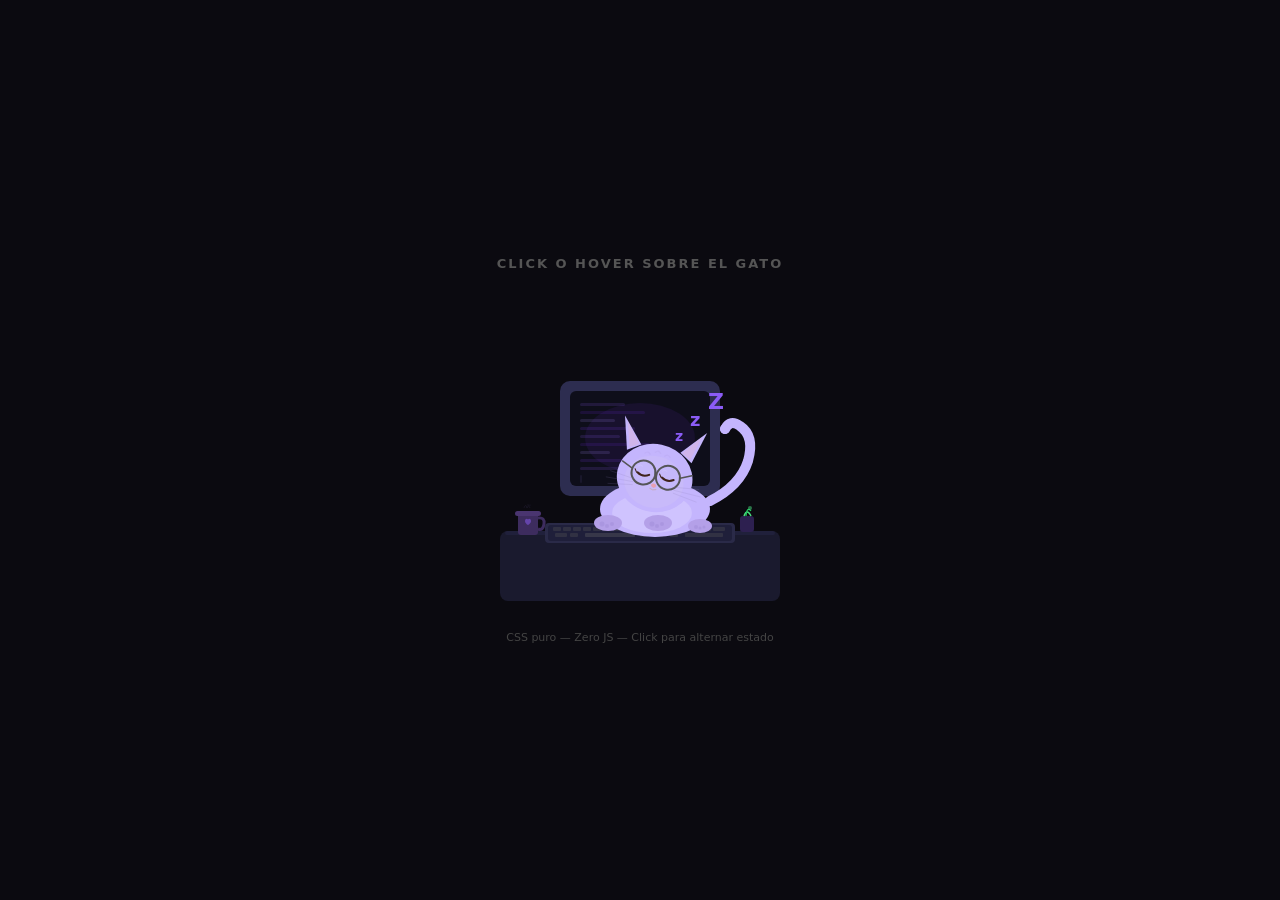
<file: mascot-preview.html>
<!DOCTYPE html>
<html lang="es">
<head>
  <meta charset="UTF-8">
  <meta name="viewport" content="width=device-width, initial-scale=1.0">
  <title>Mascota — The Outbound Force</title>
  <style>
    * { margin:0; padding:0; box-sizing:border-box; }
    body {
      min-height:100vh; display:flex; align-items:center; justify-content:center;
      background:#0b0a10; font-family:'DM Sans',system-ui,sans-serif; color:#fff;
      flex-direction:column; gap:30px;
    }
    h1 { font-size:13px; color:#555; letter-spacing:2px; text-transform:uppercase; }
    p { font-size:11px; color:#444; }

    /* ==============================================
       MASCOT: Cute Cat with Glasses on Computer
       STATE 1: Sleeping (default)
       STATE 2: Awake & Working (on hover/click)
       Pure SVG + CSS — Zero JavaScript
    ============================================== */

    .mascot {
      position:relative; width:320px; height:300px; cursor:pointer;
      -webkit-user-select:none; user-select:none;
    }

    /* Checkbox hack for click-to-toggle (not just hover) */
    .mascot-toggle { display:none; }

    .mascot-scene { width:100%; height:100%; }

    /* ---- GENTLE FLOAT ---- */
    .mascot { animation: m-float 5s ease-in-out infinite; }
    @keyframes m-float {
      0%,100% { transform:translateY(0); }
      50% { transform:translateY(-5px); }
    }

    /* ---- SLEEPING STATE ---- */

    /* Breathing */
    .cat-body-main { animation: m-breathe 3.5s ease-in-out infinite; transform-origin:50% 100%; }
    @keyframes m-breathe {
      0%,100% { transform:scaleY(1); }
      50% { transform:scaleY(1.02); }
    }

    /* Head rests down */
    .cat-head-group {
      transition: transform 0.8s cubic-bezier(0.34,1.56,0.64,1);
      transform-origin: 50% 90%;
      transform: rotate(12deg) translateY(6px) translateX(5px);
    }

    /* Eyes closed */
    .eyes-closed { opacity:1; transition: opacity 0.4s ease 0.1s; }
    .eyes-open { opacity:0; transition: opacity 0.3s ease; }

    /* Glasses tilt with head */
    .glasses-group {
      transition: transform 0.8s cubic-bezier(0.34,1.56,0.64,1);
      transform-origin: 50% 50%;
    }

    /* Zzz */
    .zzz { transition: opacity 0.5s ease, transform 0.5s ease; }
    .z1 { animation: m-zzz 3s ease-in-out infinite; }
    .z2 { animation: m-zzz 3s ease-in-out 0.6s infinite; }
    .z3 { animation: m-zzz 3s ease-in-out 1.2s infinite; }
    @keyframes m-zzz {
      0%,100% { opacity:0.2; transform:translate(0,0) scale(1); }
      50% { opacity:0.7; transform:translate(4px,-8px) scale(1.1); }
    }

    /* Tail slow */
    .cat-tail { animation: m-tail-slow 5s ease-in-out infinite; transform-origin:15% 95%; }
    @keyframes m-tail-slow {
      0%,100% { transform:rotate(0); }
      50% { transform:rotate(6deg); }
    }

    /* Ear twitch */
    .ear-right { animation: m-ear 7s ease-in-out infinite; transform-origin:50% 100%; }
    @keyframes m-ear {
      0%,88%,100% { transform:rotate(0); }
      90% { transform:rotate(-10deg); }
      93% { transform:rotate(3deg); }
      95% { transform:rotate(-5deg); }
    }

    /* Front paws relaxed */
    .paw-left, .paw-right {
      transition: transform 0.6s cubic-bezier(0.34,1.56,0.64,1);
    }

    /* Monitor dim */
    .monitor-light { opacity:0.1; transition: opacity 0.5s ease; }
    .screen-content { opacity:0.15; transition: opacity 0.5s ease; }

    /* Blush hidden */
    .blush { opacity:0; transition: opacity 0.4s ease 0.2s; }

    /* Speech hidden */
    .speech-bubble { opacity:0; transform:scale(0.5); transition: all 0.5s cubic-bezier(0.34,1.56,0.64,1) 0.4s; transform-origin:0% 100%; }

    /* Coffee steam subtle */
    .steam { opacity:0.15; animation: m-steam 3s ease-in-out infinite; }
    @keyframes m-steam {
      0%,100% { opacity:0.1; transform:translateY(0); }
      50% { opacity:0.25; transform:translateY(-3px); }
    }

    /* ---- AWAKE STATE (hover OR checkbox checked) ---- */
    .mascot:hover .cat-head-group,
    .mascot-toggle:checked ~ .mascot-scene .cat-head-group {
      transform: rotate(0deg) translateY(-4px) translateX(0px);
    }

    .mascot:hover .eyes-closed,
    .mascot-toggle:checked ~ .mascot-scene .eyes-closed { opacity:0; }

    .mascot:hover .eyes-open,
    .mascot-toggle:checked ~ .mascot-scene .eyes-open { opacity:1; }

    .mascot:hover .zzz,
    .mascot-toggle:checked ~ .mascot-scene .zzz { opacity:0 !important; transform:translate(15px,-20px) scale(0.5) !important; }

    .mascot:hover .cat-tail,
    .mascot-toggle:checked ~ .mascot-scene .cat-tail { animation: m-tail-fast 0.35s ease-in-out infinite; }
    @keyframes m-tail-fast {
      0%,100% { transform:rotate(-10deg); }
      50% { transform:rotate(10deg); }
    }

    .mascot:hover .cat-body-main,
    .mascot-toggle:checked ~ .mascot-scene .cat-body-main {
      animation:none; transform:scaleY(1.03);
    }

    .mascot:hover .ear-right,
    .mascot-toggle:checked ~ .mascot-scene .ear-right { animation:none; transform:rotate(-3deg); }

    .mascot:hover .paw-left,
    .mascot-toggle:checked ~ .mascot-scene .paw-left { transform:translate(-3px,-2px) rotate(-5deg); }

    .mascot:hover .paw-right,
    .mascot-toggle:checked ~ .mascot-scene .paw-right { transform:translate(3px,-2px) rotate(5deg); }

    .mascot:hover .monitor-light,
    .mascot-toggle:checked ~ .mascot-scene .monitor-light { opacity:0.4; }

    .mascot:hover .screen-content,
    .mascot-toggle:checked ~ .mascot-scene .screen-content { opacity:0.6; }

    .mascot:hover .blush,
    .mascot-toggle:checked ~ .mascot-scene .blush { opacity:0.5; }

    .mascot:hover .speech-bubble,
    .mascot-toggle:checked ~ .mascot-scene .speech-bubble { opacity:1; transform:scale(1); }

    .mascot:hover .steam,
    .mascot-toggle:checked ~ .mascot-scene .steam { opacity:0.4; }

    /* Eye sparkle on awake */
    .eye-sparkle { opacity:0; transition: opacity 0.3s ease 0.3s; }
    .mascot:hover .eye-sparkle,
    .mascot-toggle:checked ~ .mascot-scene .eye-sparkle { opacity:1; }

    /* Pupil look at screen */
    .pupil-group {
      transition: transform 0.6s cubic-bezier(0.34,1.56,0.64,1) 0.2s;
    }
    .mascot:hover .pupil-group,
    .mascot-toggle:checked ~ .mascot-scene .pupil-group {
      transform: translate(-1px, 1px);
    }

    /* Typing animation on keyboard */
    .typing-paw { opacity:0; transition: opacity 0.3s ease 0.5s; }
    .mascot:hover .typing-paw,
    .mascot-toggle:checked ~ .mascot-scene .typing-paw { opacity:1; animation: m-type 0.3s ease-in-out infinite alternate; }
    @keyframes m-type {
      0% { transform:translateY(0); }
      100% { transform:translateY(-1.5px); }
    }

    @media (prefers-reduced-motion:reduce) {
      .mascot, .cat-body-main, .cat-tail, .ear-right, .z1, .z2, .z3, .steam, .typing-paw { animation:none !important; }
    }
  </style>
</head>
<body>
  <h1>Click o hover sobre el gato</h1>

  <label class="mascot">
    <input type="checkbox" class="mascot-toggle"/>
    <svg viewBox="0 0 320 300" class="mascot-scene" xmlns="http://www.w3.org/2000/svg">

      <!-- ============ DESK ============ -->
      <rect x="20" y="230" width="280" height="70" rx="8" fill="#1a1a2e"/>
      <rect x="25" y="230" width="270" height="4" rx="2" fill="#252545" opacity=".6"/>

      <!-- ============ MONITOR ============ -->
      <g>
        <!-- Monitor body -->
        <rect x="85" y="85" width="150" height="110" rx="8" fill="#252540"/>
        <rect x="80" y="80" width="160" height="115" rx="10" fill="#2d2d50"/>
        <!-- Screen -->
        <rect x="90" y="90" width="140" height="95" rx="6" fill="#0e0e1a"/>
        <!-- Screen glow -->
        <ellipse cx="160" cy="137" rx="55" ry="35" fill="#6d28d9" class="monitor-light"/>
        <!-- Code lines on screen -->
        <g class="screen-content">
          <rect x="100" y="102" width="45" height="3" rx="1.5" fill="#8b5cf6"/>
          <rect x="100" y="110" width="65" height="3" rx="1.5" fill="#6d28d9"/>
          <rect x="100" y="118" width="35" height="3" rx="1.5" fill="#a78bfa"/>
          <rect x="100" y="126" width="55" height="3" rx="1.5" fill="#7c3aed"/>
          <rect x="100" y="134" width="40" height="3" rx="1.5" fill="#8b5cf6"/>
          <rect x="100" y="142" width="70" height="3" rx="1.5" fill="#6d28d9"/>
          <rect x="100" y="150" width="30" height="3" rx="1.5" fill="#a78bfa"/>
          <rect x="100" y="158" width="50" height="3" rx="1.5" fill="#7c3aed"/>
          <rect x="100" y="166" width="60" height="3" rx="1.5" fill="#8b5cf6"/>
          <!-- Cursor blink -->
          <rect x="100" y="174" width="2" height="8" rx="1" fill="#a78bfa" opacity=".6">
            <animate attributeName="opacity" values="0.6;0;0.6" dur="1.2s" repeatCount="indefinite"/>
          </rect>
        </g>
        <!-- Monitor stand -->
        <rect x="145" y="195" width="30" height="18" rx="3" fill="#2d2d50"/>
        <rect x="130" y="210" width="60" height="8" rx="4" fill="#2d2d50"/>
      </g>

      <!-- ============ KEYBOARD ============ -->
      <g>
        <rect x="65" y="222" width="190" height="20" rx="4" fill="#2a2a48"/>
        <rect x="68" y="224" width="184" height="16" rx="3" fill="#1f1f3a"/>
        <!-- Key rows -->
        <g opacity=".35">
          <rect x="73" y="226" width="8" height="4" rx="1" fill="#555"/>
          <rect x="83" y="226" width="8" height="4" rx="1" fill="#555"/>
          <rect x="93" y="226" width="8" height="4" rx="1" fill="#555"/>
          <rect x="103" y="226" width="8" height="4" rx="1" fill="#555"/>
          <rect x="113" y="226" width="8" height="4" rx="1" fill="#555"/>
          <rect x="123" y="226" width="8" height="4" rx="1" fill="#555"/>
          <rect x="133" y="226" width="8" height="4" rx="1" fill="#555"/>
          <rect x="143" y="226" width="8" height="4" rx="1" fill="#555"/>
          <rect x="153" y="226" width="8" height="4" rx="1" fill="#555"/>
          <rect x="163" y="226" width="8" height="4" rx="1" fill="#555"/>
          <rect x="173" y="226" width="8" height="4" rx="1" fill="#555"/>
          <rect x="183" y="226" width="8" height="4" rx="1" fill="#555"/>
          <rect x="193" y="226" width="8" height="4" rx="1" fill="#555"/>
          <rect x="203" y="226" width="8" height="4" rx="1" fill="#555"/>
          <rect x="213" y="226" width="8" height="4" rx="1" fill="#555"/>
          <rect x="223" y="226" width="8" height="4" rx="1" fill="#555"/>
          <rect x="233" y="226" width="12" height="4" rx="1" fill="#555"/>
          <!-- Row 2 -->
          <rect x="75" y="232" width="12" height="4" rx="1" fill="#555"/>
          <rect x="90" y="232" width="8" height="4" rx="1" fill="#555"/>
          <rect x="105" y="232" width="50" height="4" rx="1" fill="#666"/>
          <rect x="160" y="232" width="8" height="4" rx="1" fill="#555"/>
          <rect x="175" y="232" width="8" height="4" rx="1" fill="#555"/>
          <rect x="190" y="232" width="8" height="4" rx="1" fill="#555"/>
          <rect x="205" y="232" width="38" height="4" rx="1" fill="#555"/>
        </g>
      </g>

      <!-- ============ COFFEE MUG ============ -->
      <g>
        <rect x="38" y="212" width="20" height="22" rx="3" fill="#3d2c5e"/>
        <rect x="35" y="210" width="26" height="5" rx="2.5" fill="#4a3570"/>
        <path d="M58 217q7-1 6 6t-6 5" stroke="#3d2c5e" stroke-width="3" fill="none"/>
        <!-- Heart on mug -->
        <path d="M45 220c0-2 2-3 3-1.5c1-1.5 3-.5 3 1.5c0 2.5-3 4-3 4s-3-1.5-3-4" fill="#8b5cf6" opacity=".5"/>
        <!-- Steam -->
        <g class="steam">
          <path d="M44 207q1.5-5 3 0q1.5-4 3 0" stroke="#a78bfa" stroke-width="1" fill="none" opacity=".5"/>
          <path d="M47 205q1-4 2 0q1-3 2 0" stroke="#a78bfa" stroke-width=".8" fill="none" opacity=".3"/>
        </g>
      </g>

      <!-- ============ CAT BODY ============ -->
      <g class="cat-body-main">
        <!-- Tail -->
        <path d="M230 200Q260 185 268 160Q275 135 260 125Q250 118 245 128" stroke="#c4b5fd" stroke-width="10" fill="none" stroke-linecap="round" class="cat-tail"/>
        <circle cx="245" cy="128" r="5" fill="#c4b5fd" class="cat-tail"/>

        <!-- Body -->
        <ellipse cx="175" cy="208" rx="55" ry="28" fill="#c4b5fd"/>
        <!-- Belly -->
        <ellipse cx="172" cy="212" rx="40" ry="20" fill="#e8e0ff" opacity=".3"/>
        <!-- Stripes on body -->
        <path d="M150 195q5-5 10 0" stroke="#b4a0e8" stroke-width="1.5" fill="none" opacity=".3"/>
        <path d="M165 192q5-5 10 0" stroke="#b4a0e8" stroke-width="1.5" fill="none" opacity=".3"/>
        <path d="M180 193q5-5 10 0" stroke="#b4a0e8" stroke-width="1.5" fill="none" opacity=".3"/>

        <!-- Back paw -->
        <ellipse cx="220" cy="225" rx="12" ry="7" fill="#b4a0e8"/>
        <circle cx="216" cy="226" r="2" fill="#9580cc" opacity=".3"/>
        <circle cx="220" cy="227" r="1.5" fill="#9580cc" opacity=".3"/>
        <circle cx="224" cy="226" r="1.5" fill="#9580cc" opacity=".3"/>

        <!-- Front paws on keyboard -->
        <g class="paw-left">
          <ellipse cx="128" cy="222" rx="14" ry="8" fill="#b4a0e8"/>
          <circle cx="122" cy="223" r="2.5" fill="#9580cc" opacity=".3"/>
          <circle cx="127" cy="225" r="2" fill="#9580cc" opacity=".3"/>
          <circle cx="132" cy="223" r="2" fill="#9580cc" opacity=".3"/>
          <!-- Typing motion overlay -->
          <ellipse cx="128" cy="221" rx="13" ry="7" fill="#b4a0e8" class="typing-paw"/>
        </g>
        <g class="paw-right">
          <ellipse cx="178" cy="222" rx="14" ry="8" fill="#b4a0e8"/>
          <circle cx="172" cy="223" r="2.5" fill="#9580cc" opacity=".3"/>
          <circle cx="177" cy="225" r="2" fill="#9580cc" opacity=".3"/>
          <circle cx="182" cy="223" r="2" fill="#9580cc" opacity=".3"/>
          <ellipse cx="178" cy="221" rx="13" ry="7" fill="#b4a0e8" class="typing-paw" style="animation-delay:.15s"/>
        </g>
      </g>

      <!-- ============ CAT HEAD ============ -->
      <g class="cat-head-group">
        <!-- Head -->
        <ellipse cx="150" cy="170" rx="38" ry="34" fill="#c4b5fd"/>

        <!-- Ears -->
        <path d="M117 148L108 115L130 140Z" fill="#c4b5fd"/>
        <path d="M119 145L112 120L128 140Z" fill="#e8b4c8" opacity=".35"/>
        <g class="ear-right">
          <path d="M183 148L192 115L170 140Z" fill="#c4b5fd"/>
          <path d="M181 145L188 120L172 140Z" fill="#e8b4c8" opacity=".35"/>
        </g>

        <!-- Head stripes -->
        <path d="M135 148q3-4 6 0" stroke="#b4a0e8" stroke-width="1.2" fill="none" opacity=".25"/>
        <path d="M145 145q3-4 6 0" stroke="#b4a0e8" stroke-width="1.2" fill="none" opacity=".25"/>
        <path d="M155 147q3-4 6 0" stroke="#b4a0e8" stroke-width="1.2" fill="none" opacity=".25"/>

        <!-- Face lighter area -->
        <ellipse cx="150" cy="174" rx="30" ry="26" fill="#d4c8f0" opacity=".25"/>

        <!-- ---- CLOSED EYES (sleeping) ---- -->
        <g class="eyes-closed">
          <path d="M132 168q6 4 12 0" stroke="#3d2014" stroke-width="2" fill="none" stroke-linecap="round"/>
          <path d="M157 168q6 4 12 0" stroke="#3d2014" stroke-width="2" fill="none" stroke-linecap="round"/>
          <!-- Eyelashes sleeping -->
          <line x1="131" y1="168" x2="129" y2="165" stroke="#3d2014" stroke-width="1" stroke-linecap="round"/>
          <line x1="156" y1="168" x2="154" y2="165" stroke="#3d2014" stroke-width="1" stroke-linecap="round"/>
        </g>

        <!-- ---- OPEN EYES (awake) ---- -->
        <g class="eyes-open">
          <g class="pupil-group">
            <!-- Left eye -->
            <ellipse cx="138" cy="166" rx="8" ry="9" fill="#fff"/>
            <circle cx="138" cy="167" r="5.5" fill="#4a2810"/>
            <circle cx="138" cy="167" r="3.5" fill="#111"/>
            <circle cx="140" cy="164.5" r="2" fill="#fff" class="eye-sparkle"/>
            <circle cx="136" cy="168" r="1" fill="#fff" opacity=".4" class="eye-sparkle"/>
            <!-- Right eye -->
            <ellipse cx="163" cy="166" rx="8" ry="9" fill="#fff"/>
            <circle cx="163" cy="167" r="5.5" fill="#4a2810"/>
            <circle cx="163" cy="167" r="3.5" fill="#111"/>
            <circle cx="165" cy="164.5" r="2" fill="#fff" class="eye-sparkle"/>
            <circle cx="161" cy="168" r="1" fill="#fff" opacity=".4" class="eye-sparkle"/>
          </g>
          <!-- Eyelashes awake -->
          <path d="M128 162q2-3 4-1" stroke="#3d2014" stroke-width="1" fill="none"/>
          <path d="M130 160q2-2 3 0" stroke="#3d2014" stroke-width=".8" fill="none"/>
          <path d="M168 160q2-2 3 0" stroke="#3d2014" stroke-width=".8" fill="none"/>
          <path d="M170 162q2-3 4-1" stroke="#3d2014" stroke-width="1" fill="none"/>
          <!-- Eyebrows -->
          <path d="M130 158q4-3 8 0" stroke="#9580cc" stroke-width="1.2" fill="none" opacity=".4"/>
          <path d="M155 158q4-3 8 0" stroke="#9580cc" stroke-width="1.2" fill="none" opacity=".4"/>
        </g>

        <!-- ---- GLASSES ---- -->
        <g class="glasses-group">
          <!-- Left lens -->
          <circle cx="138" cy="167" r="12" fill="none" stroke="#555" stroke-width="2"/>
          <circle cx="138" cy="167" r="12" fill="#88f" opacity=".03"/>
          <!-- Right lens -->
          <circle cx="163" cy="167" r="12" fill="none" stroke="#555" stroke-width="2"/>
          <circle cx="163" cy="167" r="12" fill="#88f" opacity=".03"/>
          <!-- Bridge -->
          <path d="M150 167q0-3 1 0" stroke="#555" stroke-width="2" fill="none"/>
          <!-- Temple arms -->
          <line x1="126" y1="165" x2="115" y2="160" stroke="#555" stroke-width="1.5" stroke-linecap="round"/>
          <line x1="175" y1="165" x2="186" y2="160" stroke="#555" stroke-width="1.5" stroke-linecap="round"/>
          <!-- Lens glare -->
          <path d="M131 162q2-3 5-1" stroke="#fff" stroke-width=".8" fill="none" opacity=".15"/>
          <path d="M156 162q2-3 5-1" stroke="#fff" stroke-width=".8" fill="none" opacity=".15"/>
        </g>

        <!-- Nose -->
        <path d="M148 177l2.5 3l2.5-3" fill="#e8a0b0"/>
        <ellipse cx="150.5" cy="177.5" rx="2.5" ry="2" fill="#e8a0b0"/>

        <!-- Mouth -->
        <path d="M147 181q3.5 2 7 0" stroke="#c4956a" stroke-width=".8" fill="none" opacity=".5"/>
        <!-- Little tooth (awake) -->

        <!-- Whiskers -->
        <g opacity=".2" stroke="#8b7db5" stroke-width=".8">
          <line x1="130" y1="175" x2="105" y2="172"/>
          <line x1="130" y1="178" x2="102" y2="179"/>
          <line x1="130" y1="181" x2="105" y2="185"/>
          <line x1="171" y1="175" x2="196" y2="172"/>
          <line x1="171" y1="178" x2="199" y2="179"/>
          <line x1="171" y1="181" x2="196" y2="185"/>
        </g>

        <!-- Blush -->
        <ellipse cx="126" cy="176" rx="6" ry="3.5" fill="#f5a0b8" class="blush"/>
        <ellipse cx="175" cy="176" rx="6" ry="3.5" fill="#f5a0b8" class="blush"/>
      </g>

      <!-- ============ ZZZ ============ -->
      <text x="195" y="140" font-family="system-ui" font-size="14" font-weight="800" fill="#8b5cf6" class="zzz z1">z</text>
      <text x="210" y="125" font-family="system-ui" font-size="18" font-weight="800" fill="#8b5cf6" class="zzz z2">z</text>
      <text x="228" y="108" font-family="system-ui" font-size="22" font-weight="800" fill="#8b5cf6" class="zzz z3">Z</text>

      <!-- ============ SPEECH BUBBLE ============ -->
      <g class="speech-bubble">
        <rect x="200" y="120" width="95" height="36" rx="10" fill="#fff"/>
        <polygon points="200,140 210,148 215,138" fill="#fff"/>
        <text x="213" y="135" font-family="system-ui" font-size="9" fill="#6d28d9" font-weight="700">A trabajar!</text>
        <text x="213" y="147" font-family="system-ui" font-size="8" fill="#999">&#128008; &#128187;</text>
      </g>

      <!-- ============ SMALL PLANT (detail) ============ -->
      <g>
        <rect x="260" y="215" width="14" height="16" rx="3" fill="#2d2050"/>
        <path d="M264 215q3-8 7 0" stroke="#4ade80" stroke-width="1.5" fill="none"/>
        <path d="M266 215q1-10 5-5" stroke="#22c55e" stroke-width="1.2" fill="none"/>
        <circle cx="270" cy="207" r="2" fill="#4ade80" opacity=".5"/>
      </g>

    </svg>
  </label>

  <p>CSS puro — Zero JS — Click para alternar estado</p>
</body>
</html>
</file>
